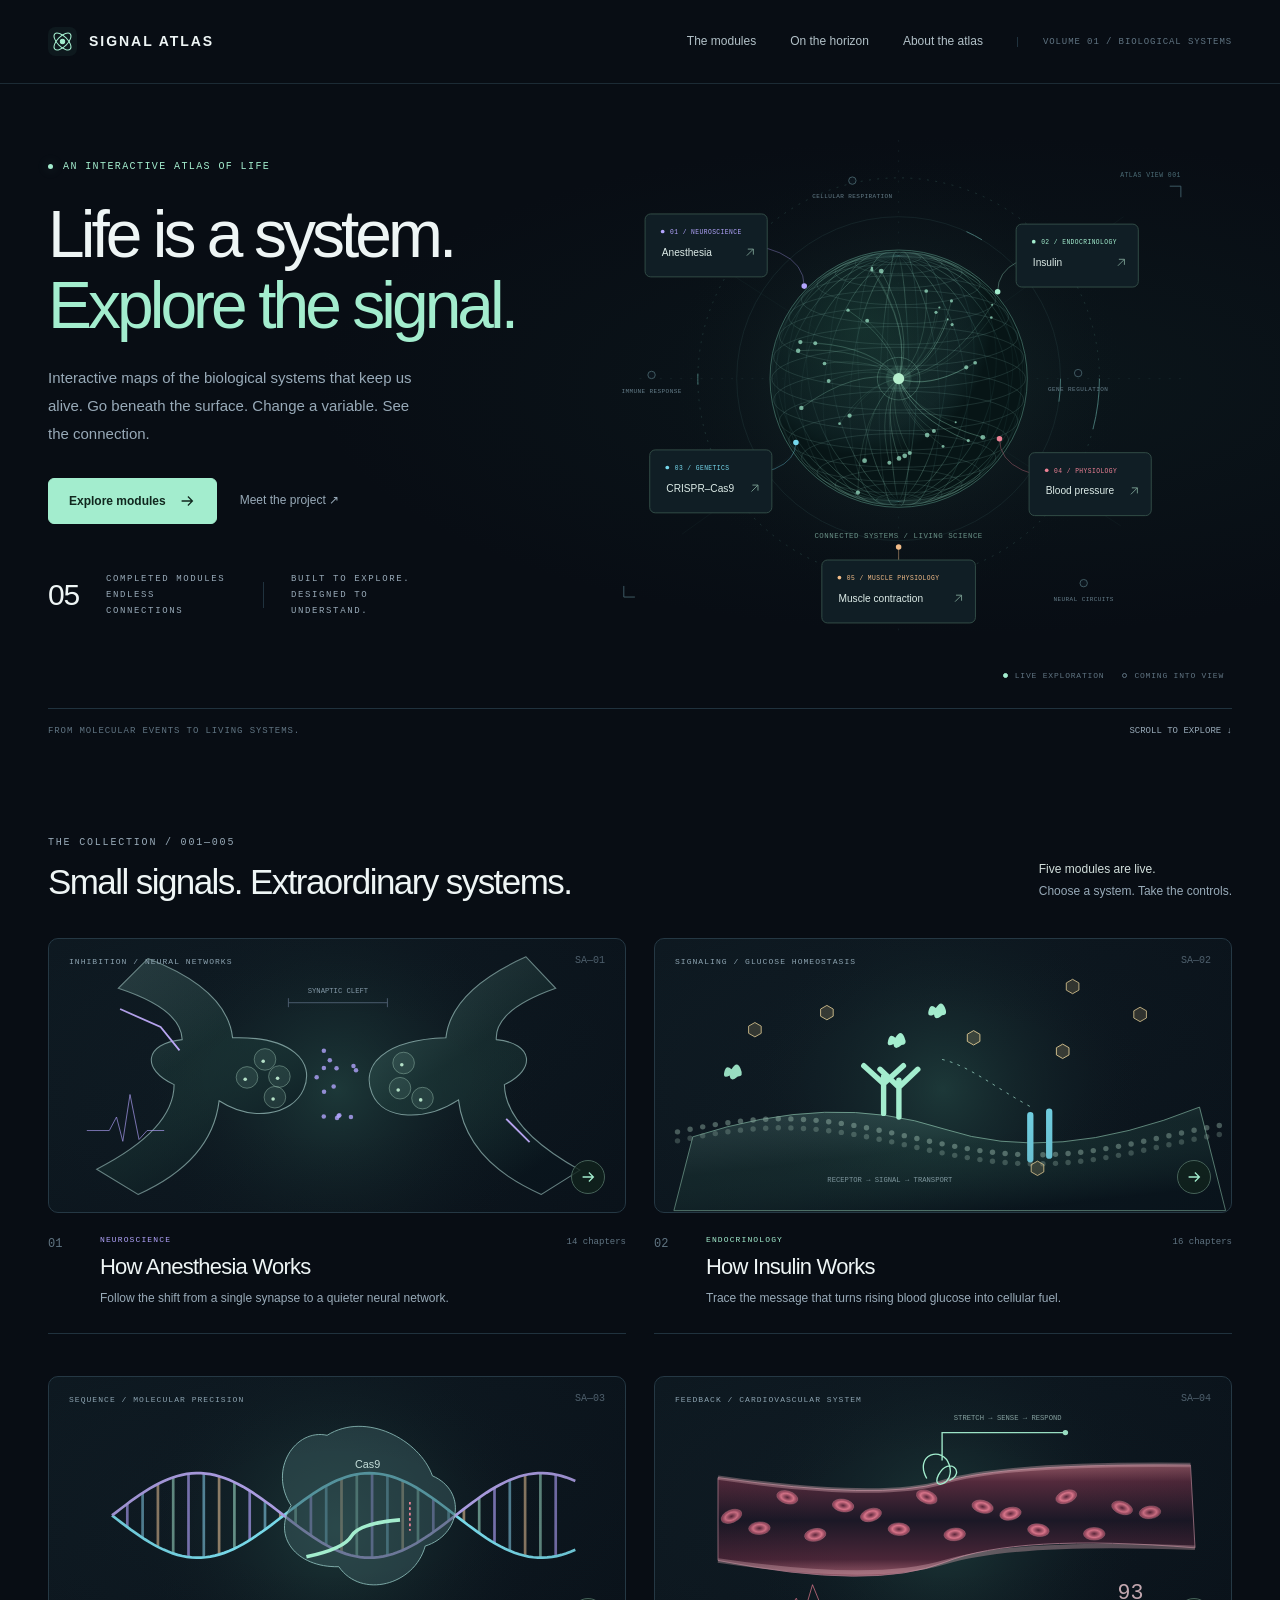
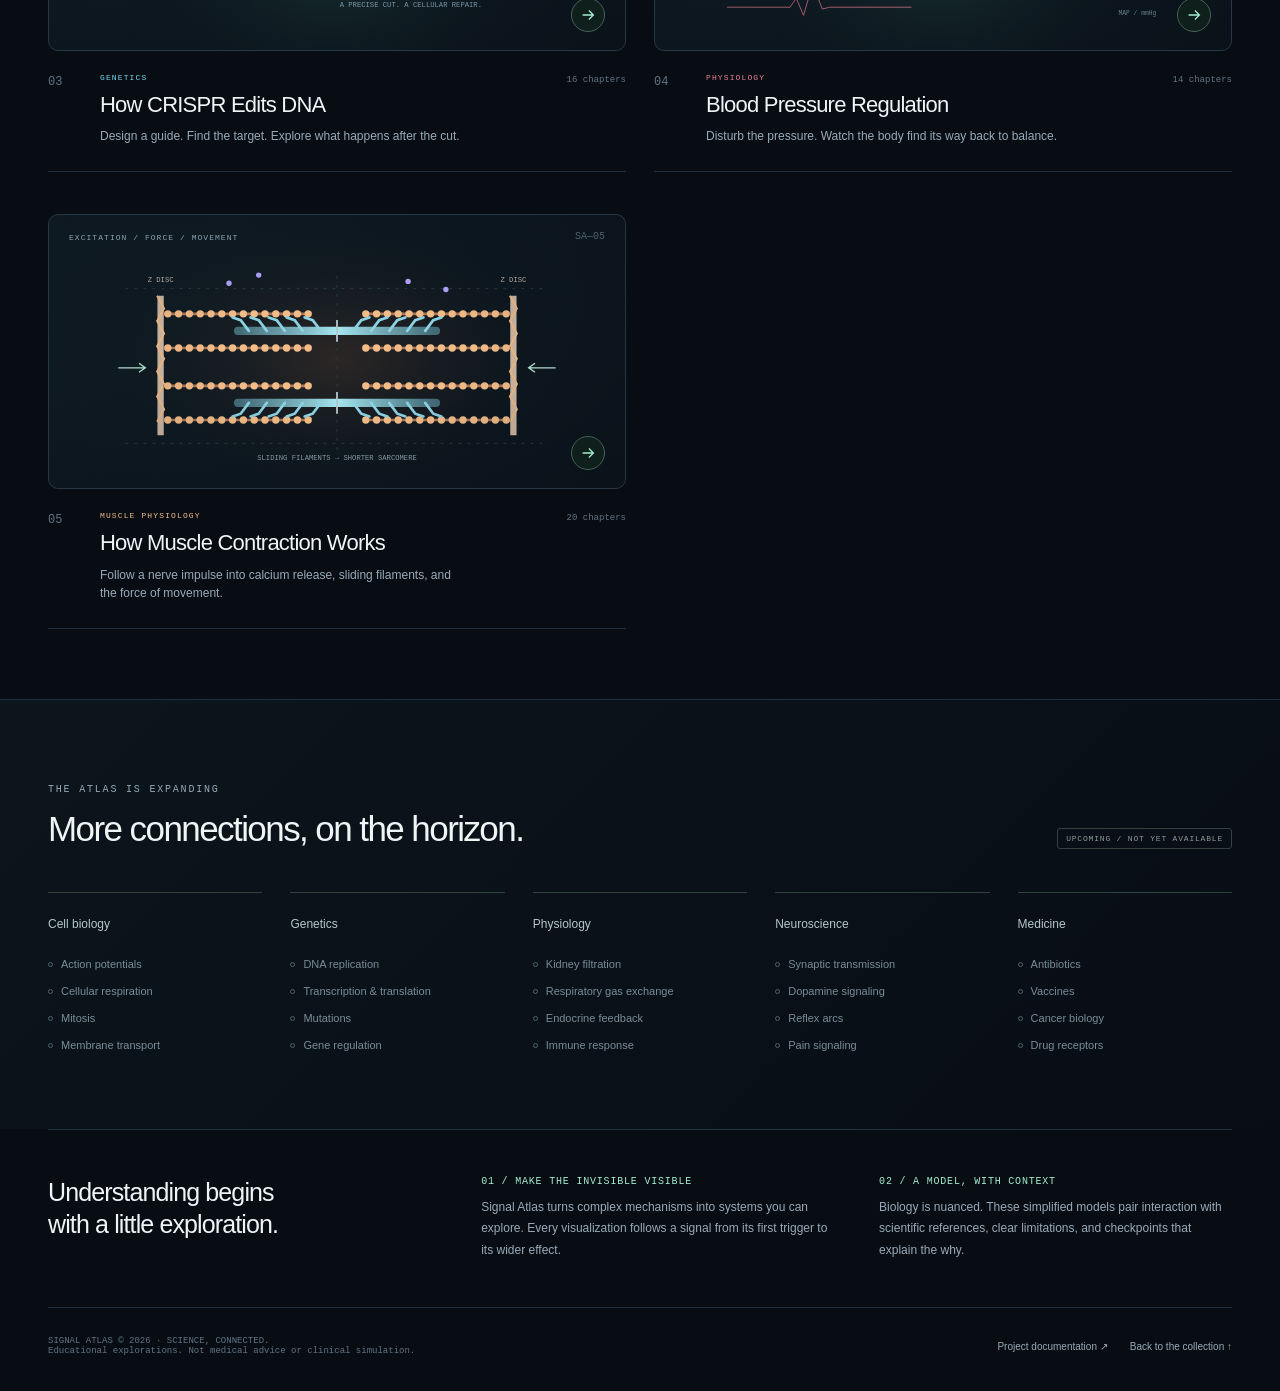
<file: index.html>
<!doctype html>
<html lang="en"><head><meta charset="utf-8"><meta name="viewport" content="width=device-width, initial-scale=1"><meta name="theme-color" content="#080d14"><meta name="description" content="Signal Atlas is a living library of interactive biological mechanisms. Explore anesthesia, insulin, CRISPR, blood pressure and muscle contraction through five immersive science modules."><title>Signal Atlas — Explore the systems that keep us alive</title><link rel="icon" href="assets/icons/atlas.svg" type="image/svg+xml"><link rel="stylesheet" href="assets/css/global.css"><script src="assets/js/site.js" defer></script></head>
<body><a class="skip-link" href="#main-content">Skip to content</a><header class="site-header"><div class="wrap"><a class="brand" href="index.html" aria-label="Signal Atlas home"><img class="brand-icon" src="assets/icons/atlas.svg" alt=""><span>SIGNAL ATLAS</span></a><nav class="site-nav" aria-label="Main navigation"><a href="#modules">The modules</a><a href="#horizon">On the horizon</a><a href="#about">About the atlas</a><span class="edition">VOLUME 01 / BIOLOGICAL SYSTEMS</span></nav></div></header>
<main id="main-content"><section class="home-hero"><div class="wrap hero-grid"><div class="hero-copy"><div class="hero-kicker"><span class="status-dot"></span>AN INTERACTIVE ATLAS OF LIFE</div><h1>Life is a system.<br><span>Explore the signal.</span></h1><p>Interactive maps of the biological systems that keep us alive. Go beneath the surface. Change a variable. See the connection.</p><div class="hero-actions"><a class="button button-primary" href="#modules">Explore modules <svg class="icon" viewBox="0 0 20 20" fill="none" stroke="currentColor" stroke-width="1.4" aria-hidden="true"><path d="M4 10h12m-5-5 5 5-5 5"/></svg></a><a class="quiet-link" href="#about">Meet the project ↗</a></div><div class="hero-meta"><span class="hero-count">05</span><span class="eyebrow">COMPLETED MODULES<br>ENDLESS CONNECTIONS</span><span class="meta-divider"></span><span class="eyebrow">BUILT TO EXPLORE.<br>DESIGNED TO UNDERSTAND.</span></div></div><div class="hero-map"><svg class="atlas-network" viewBox="0 0 700 610" role="img" aria-labelledby="map-title map-desc"><title id="map-title">The Signal Atlas network</title><desc id="map-desc">Five live explorations connect through a living network: anesthesia, insulin, CRISPR, blood pressure and muscle contraction. Cellular respiration, immune response, gene regulation and neural circuits are upcoming.</desc><defs><radialGradient id="orb-halo"><stop stop-color="#87dbc0" stop-opacity=".12"/><stop offset="1" stop-color="#0e211e" stop-opacity="0"/></radialGradient><radialGradient id="orb-fill" cx="36%" cy="30%"><stop stop-color="#173c34" stop-opacity=".58"/><stop offset=".8" stop-color="#0d2525" stop-opacity=".45"/><stop offset="1" stop-color="#071516"/></radialGradient><linearGradient id="fiber"><stop stop-color="#7fc3bd" stop-opacity=".16"/><stop offset=".5" stop-color="#a3edce" stop-opacity=".8"/><stop offset="1" stop-color="#64bbb8" stop-opacity=".18"/></linearGradient><filter id="soft"><feGaussianBlur stdDeviation="2"/></filter></defs><circle cx="340" cy="286" r="245" fill="url(#orb-halo)"/><g fill="none" stroke="#243d3e" stroke-width=".8"><circle cx="340" cy="286" r="217" stroke-dasharray="2 7"/><circle cx="340" cy="286" r="175" opacity=".55"/><path d="M60 286H650M340 28V567" stroke-dasharray="2 9" opacity=".5"/><path d="M100 135 580 445M106 454 583 111" opacity=".25"/></g><g class="orbit" fill="none" stroke="#477775" stroke-width="1"><circle cx="340" cy="286" r="217" stroke-dasharray="55 620 12 677"/><circle cx="340" cy="286" r="175" stroke-dasharray="25 875 19 300"/></g><circle cx="340" cy="286" r="139" fill="url(#orb-fill)" stroke="#47766c" stroke-width=".8"/><polyline points="340.0,153.3 344.8,152.8 349.7,152.5 354.5,152.4 359.3,152.6 364.1,152.9 368.8,153.5 373.5,154.2 378.1,155.2 382.7,156.4 387.2,157.7 391.6,159.3 396.0,161.0 400.3,163.0 404.5,165.1 408.5,167.4 412.5,169.9 416.4,172.6 420.1,175.5 423.7,178.5 427.2,181.7 430.6,185.1 433.8,188.6 436.9,192.2 439.8,196.0 442.6,200.0 445.2,204.1 447.6,208.3 449.9,212.6 452.0,217.0 454.0,221.6 455.7,226.2 457.3,231.0 458.7,235.8 460.0,240.7 461.0,245.6 461.8,250.7 462.5,255.8 463.0,260.9 463.3,266.1 463.4,271.3 463.3,276.5 463.0,281.7 462.5,287.0 461.8,292.2 461.0,297.4 460.0,302.7 458.7,307.8 457.3,313.0 455.7,318.1 454.0,323.2 452.0,328.2 449.9,333.1 447.6,338.0 445.2,342.8 442.6,347.5 439.8,352.1 436.9,356.6 433.8,361.0 430.6,365.3 427.2,369.4 423.7,373.5 420.1,377.4 416.4,381.1 412.5,384.7 408.5,388.2 404.5,391.5 400.3,394.6 396.0,397.6 391.6,400.4 387.2,403.0 382.7,405.4 378.1,407.7 373.5,409.8 368.8,411.6 364.1,413.3 359.3,414.8 354.5,416.1 349.7,417.2 344.8,418.1 340.0,418.7" fill="none" stroke="url(#fiber)" stroke-width=".55" opacity=".6"/><polyline points="340.0,153.3 345.3,153.1 350.5,153.1 355.8,153.4 361.0,153.8 366.1,154.4 371.3,155.3 376.4,156.3 381.4,157.6 386.4,159.0 391.3,160.7 396.1,162.5 400.9,164.5 405.5,166.8 410.0,169.2 414.5,171.7 418.8,174.5 423.0,177.4 427.1,180.5 431.0,183.8 434.8,187.2 438.4,190.7 441.9,194.5 445.3,198.3 448.4,202.3 451.4,206.4 454.3,210.7 456.9,215.0 459.4,219.5 461.7,224.1 463.8,228.7 465.8,233.5 467.5,238.3 469.0,243.2 470.3,248.2 471.5,253.2 472.4,258.3 473.1,263.4 473.6,268.6 473.9,273.8 474.0,279.0 473.9,284.2 473.6,289.4 473.1,294.6 472.4,299.8 471.5,305.0 470.3,310.2 469.0,315.3 467.5,320.4 465.8,325.4 463.8,330.3 461.7,335.2 459.4,340.0 456.9,344.7 454.3,349.4 451.4,353.9 448.4,358.4 445.3,362.7 441.9,366.9 438.4,371.0 434.8,374.9 431.0,378.7 427.1,382.4 423.0,385.9 418.8,389.3 414.5,392.5 410.0,395.5 405.5,398.4 400.9,401.1 396.1,403.6 391.3,406.0 386.4,408.1 381.4,410.1 376.4,411.9 371.3,413.4 366.1,414.8 361.0,416.0 355.8,417.0 350.5,417.8 345.3,418.4 340.0,418.7" fill="none" stroke="url(#fiber)" stroke-width=".55" opacity=".6"/><polyline points="340.0,153.3 345.4,153.4 350.7,153.8 356.1,154.3 361.4,155.1 366.7,156.0 372.0,157.2 377.2,158.5 382.3,160.1 387.4,161.9 392.4,163.8 397.3,165.9 402.2,168.2 406.9,170.7 411.5,173.4 416.1,176.3 420.5,179.3 424.8,182.5 428.9,185.8 432.9,189.3 436.8,192.9 440.5,196.7 444.1,200.7 447.5,204.7 450.8,208.9 453.8,213.2 456.7,217.6 459.5,222.1 462.0,226.7 464.3,231.5 466.5,236.2 468.5,241.1 470.2,246.1 471.8,251.1 473.1,256.1 474.3,261.2 475.2,266.4 476.0,271.5 476.5,276.7 476.8,281.9 476.9,287.1 476.8,292.3 476.5,297.5 476.0,302.7 475.2,307.9 474.3,313.0 473.1,318.1 471.8,323.1 470.2,328.1 468.5,333.0 466.5,337.8 464.3,342.6 462.0,347.3 459.5,351.8 456.7,356.3 453.8,360.7 450.8,364.9 447.5,369.1 444.1,373.1 440.5,376.9 436.8,380.7 432.9,384.2 428.9,387.7 424.8,390.9 420.5,394.1 416.1,397.0 411.5,399.8 406.9,402.4 402.2,404.8 397.3,407.0 392.4,409.1 387.4,410.9 382.3,412.6 377.2,414.1 372.0,415.3 366.7,416.4 361.4,417.3 356.1,418.0 350.7,418.4 345.4,418.7 340.0,418.7" fill="none" stroke="url(#fiber)" stroke-width=".55" opacity=".6"/><polyline points="340.0,153.3 345.2,153.7 350.3,154.4 355.5,155.3 360.6,156.3 365.7,157.6 370.8,159.1 375.8,160.7 380.7,162.6 385.6,164.6 390.5,166.9 395.2,169.3 399.9,171.9 404.4,174.7 408.9,177.6 413.3,180.7 417.5,184.0 421.6,187.5 425.6,191.0 429.5,194.8 433.2,198.6 436.8,202.7 440.3,206.8 443.5,211.0 446.7,215.4 449.6,219.9 452.4,224.5 455.0,229.2 457.5,233.9 459.7,238.8 461.8,243.7 463.7,248.7 465.4,253.7 466.9,258.8 468.2,264.0 469.3,269.1 470.2,274.3 470.9,279.5 471.4,284.8 471.8,290.0 471.9,295.2 471.8,300.4 471.4,305.6 470.9,310.7 470.2,315.9 469.3,320.9 468.2,325.9 466.9,330.9 465.4,335.8 463.7,340.6 461.8,345.3 459.7,349.9 457.5,354.5 455.0,358.9 452.4,363.2 449.6,367.4 446.7,371.5 443.5,375.4 440.3,379.2 436.8,382.9 433.2,386.4 429.5,389.7 425.6,392.9 421.6,395.9 417.5,398.8 413.3,401.5 408.9,404.0 404.4,406.3 399.9,408.5 395.2,410.4 390.5,412.2 385.6,413.7 380.7,415.1 375.8,416.3 370.8,417.2 365.7,418.0 360.6,418.5 355.5,418.9 350.3,419.1 345.2,419.0 340.0,418.7" fill="none" stroke="url(#fiber)" stroke-width=".55" opacity=".6"/><polyline points="340.0,153.3 344.7,154.0 349.3,155.0 354.0,156.1 358.6,157.5 363.2,159.1 367.8,160.8 372.3,162.8 376.8,164.9 381.2,167.3 385.6,169.8 389.9,172.5 394.1,175.3 398.2,178.4 402.2,181.6 406.2,184.9 410.0,188.5 413.7,192.1 417.4,195.9 420.9,199.9 424.2,204.0 427.5,208.2 430.6,212.5 433.5,217.0 436.4,221.5 439.0,226.2 441.6,230.9 443.9,235.7 446.1,240.7 448.2,245.6 450.1,250.7 451.8,255.8 453.3,260.9 454.6,266.1 455.8,271.3 456.8,276.5 457.7,281.8 458.3,287.0 458.8,292.3 459.0,297.5 459.1,302.7 459.0,307.9 458.8,313.1 458.3,318.2 457.7,323.3 456.8,328.3 455.8,333.3 454.6,338.1 453.3,342.9 451.8,347.7 450.1,352.3 448.2,356.8 446.1,361.2 443.9,365.5 441.6,369.6 439.0,373.7 436.4,377.6 433.5,381.3 430.6,384.9 427.5,388.4 424.2,391.7 420.9,394.8 417.4,397.8 413.7,400.6 410.0,403.2 406.2,405.7 402.2,407.9 398.2,410.0 394.1,411.9 389.9,413.6 385.6,415.0 381.2,416.3 376.8,417.4 372.3,418.3 367.8,419.0 363.2,419.5 358.6,419.7 354.0,419.8 349.3,419.6 344.7,419.3 340.0,418.7" fill="none" stroke="url(#fiber)" stroke-width=".55" opacity=".6"/><polyline points="340.0,153.3 343.9,154.3 347.8,155.5 351.7,156.9 355.6,158.5 359.4,160.4 363.2,162.4 367.0,164.6 370.7,167.0 374.4,169.5 378.1,172.3 381.6,175.2 385.2,178.3 388.6,181.6 392.0,185.0 395.3,188.6 398.5,192.3 401.6,196.2 404.6,200.2 407.5,204.3 410.3,208.6 413.0,213.0 415.6,217.5 418.1,222.1 420.5,226.8 422.7,231.6 424.8,236.5 426.8,241.5 428.6,246.5 430.3,251.6 431.9,256.7 433.3,261.9 434.6,267.1 435.7,272.4 436.7,277.7 437.6,283.0 438.2,288.3 438.8,293.5 439.2,298.8 439.4,304.1 439.5,309.3 439.4,314.5 439.2,319.7 438.8,324.7 438.2,329.8 437.6,334.8 436.7,339.7 435.7,344.5 434.6,349.2 433.3,353.8 431.9,358.3 430.3,362.7 428.6,367.0 426.8,371.2 424.8,375.2 422.7,379.1 420.5,382.9 418.1,386.5 415.6,389.9 413.0,393.2 410.3,396.3 407.5,399.3 404.6,402.1 401.6,404.7 398.5,407.1 395.3,409.3 392.0,411.4 388.6,413.2 385.2,414.9 381.6,416.3 378.1,417.6 374.4,418.6 370.7,419.4 367.0,420.1 363.2,420.5 359.4,420.7 355.6,420.8 351.7,420.6 347.8,420.2 343.9,419.6 340.0,418.7" fill="none" stroke="url(#fiber)" stroke-width=".55" opacity=".6"/><polyline points="340.0,153.3 342.9,154.5 345.8,155.9 348.7,157.5 351.6,159.4 354.4,161.4 357.3,163.6 360.1,166.0 362.9,168.6 365.6,171.3 368.3,174.3 371.0,177.4 373.6,180.7 376.2,184.1 378.7,187.7 381.1,191.5 383.5,195.4 385.8,199.4 388.1,203.6 390.2,207.9 392.3,212.3 394.4,216.8 396.3,221.5 398.1,226.2 399.9,231.1 401.5,236.0 403.1,241.0 404.6,246.0 406.0,251.1 407.2,256.3 408.4,261.6 409.4,266.8 410.4,272.1 411.2,277.4 412.0,282.7 412.6,288.1 413.1,293.4 413.5,298.7 413.8,304.0 414.0,309.3 414.0,314.5 414.0,319.7 413.8,324.8 413.5,329.9 413.1,334.9 412.6,339.9 412.0,344.7 411.2,349.5 410.4,354.1 409.4,358.7 408.4,363.1 407.2,367.5 406.0,371.7 404.6,375.7 403.1,379.7 401.5,383.5 399.9,387.1 398.1,390.6 396.3,393.9 394.4,397.0 392.3,400.0 390.2,402.8 388.1,405.5 385.8,407.9 383.5,410.2 381.1,412.2 378.7,414.1 376.2,415.8 373.6,417.2 371.0,418.5 368.3,419.6 365.6,420.4 362.9,421.1 360.1,421.5 357.3,421.7 354.4,421.8 351.6,421.6 348.7,421.2 345.8,420.6 342.9,419.8 340.0,418.7" fill="none" stroke="url(#fiber)" stroke-width=".55" opacity=".6"/><polyline points="340.0,153.3 341.7,154.6 343.5,156.2 345.2,157.9 346.9,159.9 348.6,162.1 350.3,164.4 352.0,166.9 353.7,169.7 355.3,172.6 356.9,175.6 358.5,178.9 360.1,182.3 361.6,185.9 363.1,189.6 364.6,193.4 366.0,197.5 367.4,201.6 368.8,205.9 370.1,210.3 371.3,214.8 372.5,219.4 373.7,224.2 374.8,229.0 375.8,233.9 376.8,238.9 377.8,244.0 378.6,249.1 379.5,254.3 380.2,259.6 380.9,264.8 381.5,270.1 382.1,275.5 382.6,280.8 383.1,286.2 383.4,291.6 383.7,296.9 384.0,302.3 384.1,307.6 384.3,312.8 384.3,318.1 384.3,323.3 384.1,328.4 384.0,333.5 383.7,338.4 383.4,343.4 383.1,348.2 382.6,352.9 382.1,357.5 381.5,362.0 380.9,366.4 380.2,370.7 379.5,374.8 378.6,378.8 377.8,382.7 376.8,386.4 375.8,390.0 374.8,393.4 373.7,396.6 372.5,399.7 371.3,402.5 370.1,405.2 368.8,407.8 367.4,410.1 366.0,412.2 364.6,414.2 363.1,415.9 361.6,417.5 360.1,418.8 358.5,420.0 356.9,420.9 355.3,421.6 353.7,422.2 352.0,422.5 350.3,422.6 348.6,422.4 346.9,422.1 345.2,421.6 343.5,420.8 341.7,419.9 340.0,418.7" fill="none" stroke="url(#fiber)" stroke-width=".55" opacity=".6"/><polyline points="340.0,153.3 340.5,154.7 340.9,156.3 341.4,158.1 341.9,160.2 342.3,162.4 342.8,164.8 343.3,167.4 343.7,170.2 344.1,173.2 344.6,176.3 345.0,179.6 345.4,183.1 345.9,186.7 346.3,190.5 346.7,194.4 347.0,198.5 347.4,202.7 347.8,207.0 348.1,211.4 348.5,216.0 348.8,220.7 349.1,225.5 349.4,230.3 349.7,235.3 350.0,240.3 350.2,245.4 350.4,250.6 350.7,255.8 350.9,261.1 351.1,266.4 351.2,271.7 351.4,277.1 351.5,282.5 351.6,287.8 351.7,293.2 351.8,298.6 351.9,303.9 351.9,309.2 352.0,314.5 352.0,319.8 352.0,325.0 351.9,330.1 351.9,335.1 351.8,340.1 351.7,345.0 351.6,349.8 351.5,354.5 351.4,359.1 351.2,363.6 351.1,368.0 350.9,372.2 350.7,376.3 350.4,380.3 350.2,384.1 350.0,387.8 349.7,391.3 349.4,394.7 349.1,397.9 348.8,400.9 348.5,403.7 348.1,406.4 347.8,408.9 347.4,411.1 347.0,413.2 346.7,415.1 346.3,416.8 345.9,418.3 345.4,419.6 345.0,420.7 344.6,421.6 344.1,422.2 343.7,422.7 343.3,422.9 342.8,423.0 342.3,422.8 341.9,422.4 341.4,421.8 340.9,421.0 340.5,420.0 340.0,418.7" fill="none" stroke="url(#fiber)" stroke-width=".55" opacity=".6"/><polyline points="340.0,153.3 339.2,154.7 338.3,156.3 337.5,158.1 336.7,160.1 335.9,162.3 335.1,164.7 334.3,167.3 333.5,170.1 332.7,173.1 332.0,176.2 331.2,179.5 330.5,182.9 329.7,186.5 329.0,190.3 328.3,194.2 327.6,198.3 327.0,202.5 326.3,206.8 325.7,211.3 325.1,215.8 324.6,220.5 324.0,225.3 323.5,230.1 323.0,235.1 322.5,240.1 322.1,245.2 321.6,250.4 321.3,255.6 320.9,260.8 320.6,266.1 320.3,271.5 320.0,276.8 319.8,282.2 319.5,287.6 319.4,293.0 319.2,298.3 319.1,303.7 319.0,309.0 319.0,314.3 319.0,319.5 319.0,324.7 319.0,329.8 319.1,334.9 319.2,339.8 319.4,344.7 319.5,349.6 319.8,354.3 320.0,358.9 320.3,363.4 320.6,367.7 320.9,372.0 321.3,376.1 321.6,380.1 322.1,383.9 322.5,387.6 323.0,391.1 323.5,394.5 324.0,397.7 324.6,400.7 325.1,403.5 325.7,406.2 326.3,408.7 327.0,411.0 327.6,413.1 328.3,415.0 329.0,416.7 329.7,418.2 330.5,419.5 331.2,420.6 332.0,421.5 332.7,422.1 333.5,422.6 334.3,422.8 335.1,422.9 335.9,422.7 336.7,422.3 337.5,421.8 338.3,421.0 339.2,420.0 340.0,418.7" fill="none" stroke="url(#fiber)" stroke-width=".55" opacity=".6"/><polyline points="340.0,153.3 337.9,154.6 335.9,156.1 333.8,157.9 331.7,159.8 329.7,161.9 327.7,164.2 325.7,166.7 323.7,169.4 321.7,172.3 319.8,175.3 317.9,178.5 316.0,181.9 314.2,185.5 312.4,189.2 310.7,193.0 309.0,197.0 307.3,201.1 305.7,205.4 304.1,209.8 302.6,214.3 301.2,218.9 299.8,223.6 298.5,228.4 297.3,233.3 296.1,238.3 295.0,243.3 293.9,248.4 292.9,253.6 292.0,258.8 291.2,264.1 290.4,269.4 289.8,274.7 289.2,280.1 288.6,285.4 288.2,290.8 287.8,296.1 287.5,301.5 287.3,306.8 287.2,312.0 287.2,317.3 287.2,322.5 287.3,327.6 287.5,332.7 287.8,337.7 288.2,342.6 288.6,347.4 289.2,352.1 289.8,356.8 290.4,361.3 291.2,365.7 292.0,370.0 292.9,374.1 293.9,378.1 295.0,382.0 296.1,385.8 297.3,389.3 298.5,392.7 299.8,396.0 301.2,399.1 302.6,402.0 304.1,404.7 305.7,407.2 307.3,409.6 309.0,411.8 310.7,413.7 312.4,415.5 314.2,417.1 316.0,418.5 317.9,419.6 319.8,420.6 321.7,421.4 323.7,421.9 325.7,422.2 327.7,422.4 329.7,422.3 331.7,422.0 333.8,421.5 335.9,420.8 337.9,419.9 340.0,418.7" fill="none" stroke="url(#fiber)" stroke-width=".55" opacity=".6"/><polyline points="340.0,153.3 336.8,154.4 333.6,155.8 330.4,157.4 327.2,159.2 324.1,161.1 321.0,163.3 317.9,165.6 314.8,168.2 311.8,170.9 308.8,173.8 305.9,176.9 303.0,180.1 300.2,183.5 297.4,187.1 294.7,190.8 292.1,194.6 289.5,198.6 287.0,202.8 284.7,207.0 282.3,211.4 280.1,215.9 278.0,220.5 276.0,225.2 274.0,230.0 272.2,234.9 270.5,239.9 268.9,244.9 267.3,250.0 266.0,255.2 264.7,260.4 263.5,265.6 262.5,270.9 261.5,276.2 260.7,281.5 260.0,286.8 259.5,292.1 259.0,297.4 258.7,302.7 258.5,308.0 258.5,313.2 258.5,318.4 258.7,323.6 259.0,328.7 259.5,333.7 260.0,338.6 260.7,343.5 261.5,348.2 262.5,352.9 263.5,357.5 264.7,362.0 266.0,366.3 267.3,370.5 268.9,374.6 270.5,378.6 272.2,382.4 274.0,386.1 276.0,389.6 278.0,392.9 280.1,396.1 282.3,399.1 284.7,402.0 287.0,404.6 289.5,407.1 292.1,409.4 294.7,411.5 297.4,413.4 300.2,415.1 303.0,416.6 305.9,418.0 308.8,419.1 311.8,420.0 314.8,420.7 317.9,421.2 321.0,421.4 324.1,421.5 327.2,421.4 330.4,421.0 333.6,420.5 336.8,419.7 340.0,418.7" fill="none" stroke="url(#fiber)" stroke-width=".55" opacity=".6"/><polyline points="340.0,153.3 335.9,154.2 331.7,155.4 327.6,156.7 323.5,158.3 319.4,160.0 315.4,162.0 311.4,164.1 307.4,166.4 303.5,168.9 299.6,171.6 295.8,174.5 292.1,177.5 288.4,180.7 284.9,184.1 281.4,187.6 278.0,191.3 274.7,195.1 271.5,199.1 268.4,203.2 265.4,207.4 262.5,211.8 259.8,216.2 257.1,220.8 254.6,225.5 252.3,230.2 250.0,235.1 247.9,240.0 246.0,245.0 244.2,250.1 242.5,255.2 241.0,260.3 239.6,265.5 238.4,270.8 237.4,276.0 236.5,281.3 235.8,286.6 235.2,291.9 234.8,297.1 234.6,302.4 234.5,307.6 234.6,312.8 234.8,318.0 235.2,323.1 235.8,328.1 236.5,333.1 237.4,338.0 238.4,342.8 239.6,347.6 241.0,352.2 242.5,356.8 244.2,361.2 246.0,365.5 247.9,369.7 250.0,373.8 252.3,377.7 254.6,381.5 257.1,385.2 259.8,388.6 262.5,392.0 265.4,395.1 268.4,398.1 271.5,401.0 274.7,403.6 278.0,406.1 281.4,408.4 284.9,410.5 288.4,412.4 292.1,414.1 295.8,415.6 299.6,416.9 303.5,418.0 307.4,418.9 311.4,419.6 315.4,420.1 319.4,420.4 323.5,420.5 327.6,420.4 331.7,420.0 335.9,419.5 340.0,418.7" fill="none" stroke="url(#fiber)" stroke-width=".55" opacity=".6"/><polyline points="340.0,153.3 335.2,153.9 330.3,154.8 325.5,155.9 320.7,157.2 315.9,158.7 311.2,160.4 306.5,162.2 301.9,164.3 297.3,166.6 292.8,169.0 288.4,171.6 284.0,174.4 279.7,177.4 275.5,180.5 271.5,183.8 267.5,187.3 263.6,190.9 259.9,194.6 256.3,198.5 252.8,202.6 249.4,206.7 246.2,211.0 243.1,215.4 240.2,219.9 237.4,224.5 234.8,229.2 232.4,234.0 230.1,238.9 228.0,243.8 226.0,248.8 224.3,253.9 222.7,259.0 221.3,264.2 220.0,269.3 219.0,274.6 218.2,279.8 217.5,285.0 217.0,290.3 216.7,295.5 216.6,300.7 216.7,305.9 217.0,311.1 217.5,316.2 218.2,321.3 219.0,326.4 220.0,331.3 221.3,336.2 222.7,341.0 224.3,345.8 226.0,350.4 228.0,355.0 230.1,359.4 232.4,363.7 234.8,367.9 237.4,372.0 240.2,376.0 243.1,379.8 246.2,383.4 249.4,386.9 252.8,390.3 256.3,393.5 259.9,396.5 263.6,399.4 267.5,402.1 271.5,404.6 275.5,406.9 279.7,409.0 284.0,411.0 288.4,412.7 292.8,414.3 297.3,415.6 301.9,416.8 306.5,417.8 311.2,418.5 315.9,419.1 320.7,419.4 325.5,419.6 330.3,419.5 335.2,419.2 340.0,418.7" fill="none" stroke="url(#fiber)" stroke-width=".55" opacity=".6"/><polyline points="340.0,153.3 334.7,153.6 329.5,154.2 324.2,155.0 319.0,156.0 313.9,157.2 308.7,158.6 303.6,160.1 298.6,161.9 293.6,163.9 288.7,166.0 283.9,168.4 279.1,170.9 274.5,173.6 270.0,176.5 265.5,179.5 261.2,182.7 257.0,186.1 252.9,189.6 249.0,193.3 245.2,197.1 241.6,201.0 238.1,205.1 234.7,209.3 231.6,213.6 228.6,218.1 225.7,222.6 223.1,227.3 220.6,232.0 218.3,236.8 216.2,241.7 214.2,246.6 212.5,251.6 211.0,256.7 209.7,261.8 208.5,267.0 207.6,272.2 206.9,277.4 206.4,282.6 206.1,287.8 206.0,293.0 206.1,298.2 206.4,303.4 206.9,308.6 207.6,313.7 208.5,318.8 209.7,323.8 211.0,328.8 212.5,333.7 214.2,338.5 216.2,343.3 218.3,347.9 220.6,352.5 223.1,357.0 225.7,361.3 228.6,365.6 231.6,369.7 234.7,373.7 238.1,377.5 241.6,381.3 245.2,384.8 249.0,388.2 252.9,391.5 257.0,394.6 261.2,397.5 265.5,400.3 270.0,402.8 274.5,405.2 279.1,407.5 283.9,409.5 288.7,411.3 293.6,413.0 298.6,414.4 303.6,415.7 308.7,416.7 313.9,417.6 319.0,418.2 324.2,418.6 329.5,418.9 334.7,418.9 340.0,418.7" fill="none" stroke="url(#fiber)" stroke-width=".55" opacity=".6"/><polyline points="340.0,153.3 334.6,153.3 329.3,153.6 323.9,154.0 318.6,154.7 313.3,155.6 308.0,156.7 302.8,157.9 297.7,159.4 292.6,161.1 287.6,162.9 282.7,165.0 277.8,167.2 273.1,169.6 268.5,172.2 263.9,175.0 259.5,177.9 255.2,181.1 251.1,184.3 247.1,187.8 243.2,191.3 239.5,195.1 235.9,198.9 232.5,202.9 229.2,207.1 226.2,211.3 223.3,215.7 220.5,220.2 218.0,224.7 215.7,229.4 213.5,234.2 211.5,239.0 209.8,243.9 208.2,248.9 206.9,253.9 205.7,259.0 204.8,264.1 204.0,269.3 203.5,274.5 203.2,279.7 203.1,284.9 203.2,290.1 203.5,295.3 204.0,300.5 204.8,305.6 205.7,310.8 206.9,315.9 208.2,320.9 209.8,325.9 211.5,330.9 213.5,335.8 215.7,340.5 218.0,345.3 220.5,349.9 223.3,354.4 226.2,358.8 229.2,363.1 232.5,367.3 235.9,371.3 239.5,375.3 243.2,379.1 247.1,382.7 251.1,386.2 255.2,389.5 259.5,392.7 263.9,395.7 268.5,398.6 273.1,401.3 277.8,403.8 282.7,406.1 287.6,408.2 292.6,410.1 297.7,411.9 302.8,413.5 308.0,414.8 313.3,416.0 318.6,416.9 323.9,417.7 329.3,418.2 334.6,418.6 340.0,418.7" fill="none" stroke="url(#fiber)" stroke-width=".55" opacity=".6"/><polyline points="340.0,153.3 334.8,153.0 329.7,152.9 324.5,153.1 319.4,153.5 314.3,154.0 309.2,154.8 304.2,155.7 299.3,156.9 294.4,158.3 289.5,159.8 284.8,161.6 280.1,163.5 275.6,165.7 271.1,168.0 266.7,170.5 262.5,173.2 258.4,176.1 254.4,179.1 250.5,182.3 246.8,185.6 243.2,189.1 239.7,192.8 236.5,196.6 233.3,200.5 230.4,204.6 227.6,208.8 225.0,213.1 222.5,217.5 220.3,222.1 218.2,226.7 216.3,231.4 214.6,236.2 213.1,241.1 211.8,246.1 210.7,251.1 209.8,256.1 209.1,261.3 208.6,266.4 208.2,271.6 208.1,276.8 208.2,282.0 208.6,287.2 209.1,292.5 209.8,297.7 210.7,302.9 211.8,308.0 213.1,313.2 214.6,318.3 216.3,323.3 218.2,328.3 220.3,333.2 222.5,338.1 225.0,342.8 227.6,347.5 230.4,352.1 233.3,356.6 236.5,361.0 239.7,365.2 243.2,369.3 246.8,373.4 250.5,377.2 254.4,381.0 258.4,384.5 262.5,388.0 266.7,391.3 271.1,394.4 275.6,397.3 280.1,400.1 284.8,402.7 289.5,405.1 294.4,407.4 299.3,409.4 304.2,411.3 309.2,412.9 314.3,414.4 319.4,415.7 324.5,416.7 329.7,417.6 334.8,418.3 340.0,418.7" fill="none" stroke="url(#fiber)" stroke-width=".55" opacity=".6"/><polyline points="340.0,153.3 335.3,152.7 330.7,152.4 326.0,152.2 321.4,152.3 316.8,152.5 312.2,153.0 307.7,153.7 303.2,154.6 298.8,155.7 294.4,157.0 290.1,158.4 285.9,160.1 281.8,162.0 277.8,164.1 273.8,166.3 270.0,168.8 266.3,171.4 262.6,174.2 259.1,177.2 255.8,180.3 252.5,183.6 249.4,187.1 246.5,190.7 243.6,194.4 241.0,198.3 238.4,202.4 236.1,206.5 233.9,210.8 231.8,215.2 229.9,219.7 228.2,224.3 226.7,229.1 225.4,233.9 224.2,238.7 223.2,243.7 222.3,248.7 221.7,253.8 221.2,258.9 221.0,264.1 220.9,269.3 221.0,274.5 221.2,279.7 221.7,285.0 222.3,290.2 223.2,295.5 224.2,300.7 225.4,305.9 226.7,311.1 228.2,316.2 229.9,321.3 231.8,326.4 233.9,331.3 236.1,336.3 238.4,341.1 241.0,345.8 243.6,350.5 246.5,355.0 249.4,359.5 252.5,363.8 255.8,368.0 259.1,372.1 262.6,376.1 266.3,379.9 270.0,383.5 273.8,387.1 277.8,390.4 281.8,393.6 285.9,396.7 290.1,399.5 294.4,402.2 298.8,404.7 303.2,407.1 307.7,409.2 312.2,411.2 316.8,412.9 321.4,414.5 326.0,415.9 330.7,417.0 335.3,418.0 340.0,418.7" fill="none" stroke="url(#fiber)" stroke-width=".55" opacity=".6"/><polyline points="340.0,153.3 336.1,152.4 332.2,151.8 328.3,151.4 324.4,151.2 320.6,151.3 316.8,151.5 313.0,151.9 309.3,152.6 305.6,153.4 301.9,154.4 298.4,155.7 294.8,157.1 291.4,158.8 288.0,160.6 284.7,162.7 281.5,164.9 278.4,167.3 275.4,169.9 272.5,172.7 269.7,175.7 267.0,178.8 264.4,182.1 261.9,185.5 259.5,189.1 257.3,192.9 255.2,196.8 253.2,200.8 251.4,205.0 249.7,209.3 248.1,213.7 246.7,218.2 245.4,222.8 244.3,227.5 243.3,232.3 242.4,237.2 241.8,242.2 241.2,247.3 240.8,252.3 240.6,257.5 240.5,262.7 240.6,267.9 240.8,273.2 241.2,278.5 241.8,283.7 242.4,289.0 243.3,294.3 244.3,299.6 245.4,304.9 246.7,310.1 248.1,315.3 249.7,320.4 251.4,325.5 253.2,330.5 255.2,335.5 257.3,340.4 259.5,345.2 261.9,349.9 264.4,354.5 267.0,359.0 269.7,363.4 272.5,367.7 275.4,371.8 278.4,375.8 281.5,379.7 284.7,383.4 288.0,387.0 291.4,390.4 294.8,393.7 298.4,396.8 301.9,399.7 305.6,402.5 309.3,405.0 313.0,407.4 316.8,409.6 320.6,411.6 324.4,413.5 328.3,415.1 332.2,416.5 336.1,417.7 340.0,418.7" fill="none" stroke="url(#fiber)" stroke-width=".55" opacity=".6"/><polyline points="340.0,153.3 337.1,152.2 334.2,151.4 331.3,150.8 328.4,150.4 325.6,150.2 322.7,150.3 319.9,150.5 317.1,150.9 314.4,151.6 311.7,152.4 309.0,153.5 306.4,154.8 303.8,156.2 301.3,157.9 298.9,159.8 296.5,161.8 294.2,164.1 291.9,166.5 289.8,169.2 287.7,172.0 285.6,175.0 283.7,178.1 281.9,181.4 280.1,184.9 278.5,188.5 276.9,192.3 275.4,196.3 274.0,200.3 272.8,204.5 271.6,208.9 270.6,213.3 269.6,217.9 268.8,222.5 268.0,227.3 267.4,232.1 266.9,237.1 266.5,242.1 266.2,247.2 266.0,252.3 266.0,257.5 266.0,262.7 266.2,268.0 266.5,273.3 266.9,278.6 267.4,283.9 268.0,289.3 268.8,294.6 269.6,299.9 270.6,305.2 271.6,310.4 272.8,315.7 274.0,320.9 275.4,326.0 276.9,331.0 278.5,336.0 280.1,340.9 281.9,345.8 283.7,350.5 285.6,355.2 287.7,359.7 289.8,364.1 291.9,368.4 294.2,372.6 296.5,376.6 298.9,380.5 301.3,384.3 303.8,387.9 306.4,391.3 309.0,394.6 311.7,397.7 314.4,400.7 317.1,403.4 319.9,406.0 322.7,408.4 325.6,410.6 328.4,412.6 331.3,414.5 334.2,416.1 337.1,417.5 340.0,418.7" fill="none" stroke="url(#fiber)" stroke-width=".55" opacity=".6"/><polyline points="340.0,153.3 338.3,152.1 336.5,151.2 334.8,150.4 333.1,149.9 331.4,149.6 329.7,149.4 328.0,149.5 326.3,149.8 324.7,150.4 323.1,151.1 321.5,152.0 319.9,153.2 318.4,154.5 316.9,156.1 315.4,157.8 314.0,159.8 312.6,161.9 311.2,164.2 309.9,166.8 308.7,169.5 307.5,172.3 306.3,175.4 305.2,178.6 304.2,182.0 303.2,185.6 302.2,189.3 301.4,193.2 300.5,197.2 299.8,201.3 299.1,205.6 298.5,210.0 297.9,214.5 297.4,219.1 296.9,223.8 296.6,228.6 296.3,233.6 296.0,238.5 295.9,243.6 295.7,248.7 295.7,253.9 295.7,259.2 295.9,264.4 296.0,269.7 296.3,275.1 296.6,280.4 296.9,285.8 297.4,291.2 297.9,296.5 298.5,301.9 299.1,307.2 299.8,312.4 300.5,317.7 301.4,322.9 302.2,328.0 303.2,333.1 304.2,338.1 305.2,343.0 306.3,347.8 307.5,352.6 308.7,357.2 309.9,361.7 311.2,366.1 312.6,370.4 314.0,374.5 315.4,378.6 316.9,382.4 318.4,386.1 319.9,389.7 321.5,393.1 323.1,396.4 324.7,399.4 326.3,402.3 328.0,405.1 329.7,407.6 331.4,409.9 333.1,412.1 334.8,414.1 336.5,415.8 338.3,417.4 340.0,418.7" fill="none" stroke="url(#fiber)" stroke-width=".55" opacity=".6"/><polyline points="340.0,153.3 339.5,152.0 339.1,151.0 338.6,150.2 338.1,149.6 337.7,149.2 337.2,149.0 336.7,149.1 336.3,149.3 335.9,149.8 335.4,150.4 335.0,151.3 334.6,152.4 334.1,153.7 333.7,155.2 333.3,156.9 333.0,158.8 332.6,160.9 332.2,163.1 331.9,165.6 331.5,168.3 331.2,171.1 330.9,174.1 330.6,177.3 330.3,180.7 330.0,184.2 329.8,187.9 329.6,191.7 329.3,195.7 329.1,199.8 328.9,204.0 328.8,208.4 328.6,212.9 328.5,217.5 328.4,222.2 328.3,227.0 328.2,231.9 328.1,236.9 328.1,241.9 328.0,247.0 328.0,252.2 328.0,257.5 328.1,262.8 328.1,268.1 328.2,273.4 328.3,278.8 328.4,284.2 328.5,289.5 328.6,294.9 328.8,300.3 328.9,305.6 329.1,310.9 329.3,316.2 329.6,321.4 329.8,326.6 330.0,331.7 330.3,336.7 330.6,341.7 330.9,346.5 331.2,351.3 331.5,356.0 331.9,360.6 332.2,365.0 332.6,369.3 333.0,373.5 333.3,377.6 333.7,381.5 334.1,385.3 334.6,388.9 335.0,392.4 335.4,395.7 335.9,398.8 336.3,401.8 336.7,404.6 337.2,407.2 337.7,409.6 338.1,411.8 338.6,413.9 339.1,415.7 339.5,417.3 340.0,418.7" fill="none" stroke="url(#fiber)" stroke-width=".55" opacity=".6"/><polyline points="340.0,153.3 340.8,152.0 341.7,151.0 342.5,150.2 343.3,149.7 344.1,149.3 344.9,149.1 345.7,149.2 346.5,149.4 347.3,149.9 348.0,150.5 348.8,151.4 349.5,152.5 350.3,153.8 351.0,155.3 351.7,157.0 352.4,158.9 353.0,161.0 353.7,163.3 354.3,165.8 354.9,168.5 355.4,171.3 356.0,174.3 356.5,177.5 357.0,180.9 357.5,184.4 357.9,188.1 358.4,191.9 358.7,195.9 359.1,200.0 359.4,204.3 359.7,208.6 360.0,213.1 360.2,217.7 360.5,222.4 360.6,227.3 360.8,232.2 360.9,237.1 361.0,242.2 361.0,247.3 361.0,252.5 361.0,257.7 361.0,263.0 360.9,268.3 360.8,273.7 360.6,279.0 360.5,284.4 360.2,289.8 360.0,295.2 359.7,300.5 359.4,305.9 359.1,311.2 358.7,316.4 358.4,321.6 357.9,326.8 357.5,331.9 357.0,336.9 356.5,341.9 356.0,346.7 355.4,351.5 354.9,356.2 354.3,360.7 353.7,365.2 353.0,369.5 352.4,373.7 351.7,377.8 351.0,381.7 350.3,385.5 349.5,389.1 348.8,392.5 348.0,395.8 347.3,398.9 346.5,401.9 345.7,404.7 344.9,407.3 344.1,409.7 343.3,411.9 342.5,413.9 341.7,415.7 340.8,417.3 340.0,418.7" fill="none" stroke="url(#fiber)" stroke-width=".55" opacity=".6"/><polyline points="340.0,153.3 342.1,152.1 344.1,151.2 346.2,150.5 348.3,150.0 350.3,149.7 352.3,149.6 354.3,149.8 356.3,150.1 358.3,150.6 360.2,151.4 362.1,152.4 364.0,153.5 365.8,154.9 367.6,156.5 369.3,158.3 371.0,160.2 372.7,162.4 374.3,164.8 375.9,167.3 377.4,170.0 378.8,172.9 380.2,176.0 381.5,179.3 382.7,182.7 383.9,186.2 385.0,190.0 386.1,193.9 387.1,197.9 388.0,202.0 388.8,206.3 389.6,210.7 390.2,215.2 390.8,219.9 391.4,224.6 391.8,229.4 392.2,234.3 392.5,239.3 392.7,244.4 392.8,249.5 392.8,254.7 392.8,260.0 392.7,265.2 392.5,270.5 392.2,275.9 391.8,281.2 391.4,286.6 390.8,291.9 390.2,297.3 389.6,302.6 388.8,307.9 388.0,313.2 387.1,318.4 386.1,323.6 385.0,328.7 383.9,333.7 382.7,338.7 381.5,343.6 380.2,348.4 378.8,353.1 377.4,357.7 375.9,362.2 374.3,366.6 372.7,370.9 371.0,375.0 369.3,379.0 367.6,382.8 365.8,386.5 364.0,390.1 362.1,393.5 360.2,396.7 358.3,399.7 356.3,402.6 354.3,405.3 352.3,407.8 350.3,410.1 348.3,412.2 346.2,414.1 344.1,415.9 342.1,417.4 340.0,418.7" fill="none" stroke="url(#fiber)" stroke-width=".55" opacity=".6"/><polyline points="340.0,153.3 343.2,152.3 346.4,151.5 349.6,151.0 352.8,150.6 355.9,150.5 359.0,150.6 362.1,150.8 365.2,151.3 368.2,152.0 371.2,152.9 374.1,154.0 377.0,155.4 379.8,156.9 382.6,158.6 385.3,160.5 387.9,162.6 390.5,164.9 393.0,167.4 395.3,170.0 397.7,172.9 399.9,175.9 402.0,179.1 404.0,182.4 406.0,185.9 407.8,189.6 409.5,193.4 411.1,197.4 412.7,201.5 414.0,205.7 415.3,210.0 416.5,214.5 417.5,219.1 418.5,223.8 419.3,228.5 420.0,233.4 420.5,238.3 421.0,243.3 421.3,248.4 421.5,253.6 421.5,258.8 421.5,264.0 421.3,269.3 421.0,274.6 420.5,279.9 420.0,285.2 419.3,290.5 418.5,295.8 417.5,301.1 416.5,306.4 415.3,311.6 414.0,316.8 412.7,322.0 411.1,327.1 409.5,332.1 407.8,337.1 406.0,342.0 404.0,346.8 402.0,351.5 399.9,356.1 397.7,360.6 395.3,365.0 393.0,369.2 390.5,373.4 387.9,377.4 385.3,381.2 382.6,384.9 379.8,388.5 377.0,391.9 374.1,395.1 371.2,398.2 368.2,401.1 365.2,403.8 362.1,406.4 359.0,408.7 355.9,410.9 352.8,412.8 349.6,414.6 346.4,416.2 343.2,417.6 340.0,418.7" fill="none" stroke="url(#fiber)" stroke-width=".55" opacity=".6"/><polyline points="340.0,153.3 344.1,152.5 348.3,152.0 352.4,151.6 356.5,151.5 360.6,151.6 364.6,151.9 368.6,152.4 372.6,153.1 376.5,154.0 380.4,155.1 384.2,156.4 387.9,157.9 391.6,159.6 395.1,161.5 398.6,163.6 402.0,165.9 405.3,168.4 408.5,171.0 411.6,173.9 414.6,176.9 417.5,180.0 420.2,183.4 422.9,186.8 425.4,190.5 427.7,194.3 430.0,198.2 432.1,202.3 434.0,206.5 435.8,210.8 437.5,215.2 439.0,219.8 440.4,224.4 441.6,229.2 442.6,234.0 443.5,238.9 444.2,243.9 444.8,248.9 445.2,254.0 445.4,259.2 445.5,264.4 445.4,269.6 445.2,274.9 444.8,280.1 444.2,285.4 443.5,290.7 442.6,296.0 441.6,301.2 440.4,306.5 439.0,311.7 437.5,316.8 435.8,321.9 434.0,327.0 432.1,332.0 430.0,336.9 427.7,341.8 425.4,346.5 422.9,351.2 420.2,355.8 417.5,360.2 414.6,364.6 411.6,368.8 408.5,372.9 405.3,376.9 402.0,380.7 398.6,384.4 395.1,387.9 391.6,391.3 387.9,394.5 384.2,397.5 380.4,400.4 376.5,403.1 372.6,405.6 368.6,407.9 364.6,410.0 360.6,412.0 356.5,413.7 352.4,415.3 348.3,416.6 344.1,417.8 340.0,418.7" fill="none" stroke="url(#fiber)" stroke-width=".55" opacity=".6"/><polyline points="361.4,152.7 362.0,153.1 362.5,153.4 363.0,153.8 363.3,154.1 363.6,154.5 363.7,154.8 363.8,155.2 363.8,155.6 363.6,156.0 363.4,156.3 363.1,156.7 362.7,157.0 362.2,157.4 361.6,157.7 361.0,158.1 360.2,158.4 359.4,158.7 358.5,159.0 357.5,159.3 356.5,159.5 355.3,159.8 354.2,160.0 353.0,160.2 351.7,160.4 350.3,160.6 349.0,160.7 347.6,160.9 346.2,161.0 344.7,161.0 343.2,161.1 341.7,161.1 340.2,161.2 338.7,161.2 337.3,161.1 335.8,161.1 334.3,161.0 332.9,160.9 331.5,160.8 330.1,160.6 328.8,160.5 327.5,160.3 326.2,160.1 325.0,159.8 323.9,159.6 322.8,159.3 321.8,159.1 320.9,158.8 320.0,158.5 319.3,158.2 318.6,157.8 318.0,157.5 317.5,157.2 317.0,156.8 316.7,156.4 316.4,156.1 316.3,155.7 316.2,155.3 316.2,155.0 316.4,154.6 316.6,154.2 316.9,153.9 317.3,153.5 317.8,153.2 318.4,152.8 319.0,152.5 319.8,152.2 320.6,151.9 321.5,151.6 322.5,151.3 323.5,151.0 324.7,150.8 325.8,150.5 327.0,150.3 328.3,150.1 329.7,150.0 331.0,149.8 332.4,149.7 333.8,149.6 335.3,149.5 336.8,149.4 338.3,149.4 339.8,149.4 341.3,149.4 342.7,149.4 344.2,149.5 345.7,149.6 347.1,149.7 348.5,149.8 349.9,149.9 351.2,150.1 352.5,150.3 353.8,150.5 355.0,150.7 356.1,150.9 357.2,151.2 358.2,151.5 359.1,151.8 360.0,152.1 360.7,152.4 361.4,152.7" fill="none" stroke="#84bdb0" stroke-width=".6" opacity=".3"/><polyline points="382.2,156.2 383.4,156.9 384.4,157.6 385.3,158.3 385.9,159.0 386.4,159.7 386.7,160.4 386.9,161.1 386.8,161.9 386.5,162.6 386.1,163.3 385.5,164.0 384.7,164.7 383.7,165.4 382.6,166.1 381.3,166.7 379.8,167.4 378.2,168.0 376.4,168.6 374.5,169.1 372.4,169.6 370.2,170.1 367.9,170.6 365.5,171.0 363.0,171.4 360.4,171.7 357.7,172.0 354.9,172.3 352.1,172.5 349.2,172.6 346.3,172.8 343.4,172.8 340.5,172.9 337.5,172.8 334.6,172.8 331.7,172.7 328.8,172.5 326.0,172.3 323.2,172.1 320.5,171.8 317.8,171.5 315.3,171.1 312.8,170.7 310.5,170.3 308.3,169.8 306.2,169.3 304.2,168.7 302.4,168.2 300.7,167.6 299.2,167.0 297.8,166.3 296.6,165.6 295.6,165.0 294.7,164.3 294.1,163.6 293.6,162.8 293.3,162.1 293.1,161.4 293.2,160.7 293.5,159.9 293.9,159.2 294.5,158.5 295.3,157.8 296.3,157.1 297.4,156.4 298.7,155.8 300.2,155.2 301.8,154.5 303.6,154.0 305.5,153.4 307.6,152.9 309.8,152.4 312.1,152.0 314.5,151.5 317.0,151.2 319.6,150.8 322.3,150.5 325.1,150.3 327.9,150.1 330.8,149.9 333.7,149.8 336.6,149.7 339.5,149.7 342.5,149.7 345.4,149.7 348.3,149.9 351.2,150.0 354.0,150.2 356.8,150.4 359.5,150.7 362.2,151.0 364.7,151.4 367.2,151.8 369.5,152.3 371.7,152.7 373.8,153.2 375.8,153.8 377.6,154.4 379.3,155.0 380.8,155.6 382.2,156.2" fill="none" stroke="#84bdb0" stroke-width=".6" opacity=".3"/><polyline points="401.7,163.7 403.4,164.6 404.9,165.6 406.2,166.7 407.2,167.7 407.9,168.7 408.3,169.8 408.5,170.9 408.4,171.9 408.0,173.0 407.4,174.0 406.5,175.1 405.4,176.1 403.9,177.1 402.3,178.1 400.4,179.1 398.2,180.0 395.8,180.9 393.2,181.7 390.4,182.5 387.4,183.3 384.2,184.0 380.8,184.7 377.3,185.3 373.6,185.8 369.8,186.3 365.9,186.7 361.8,187.1 357.7,187.4 353.5,187.7 349.3,187.8 345.0,187.9 340.7,188.0 336.4,188.0 332.1,187.9 327.8,187.7 323.6,187.5 319.5,187.2 315.4,186.9 311.5,186.4 307.6,186.0 303.9,185.4 300.3,184.9 296.9,184.2 293.6,183.5 290.5,182.8 287.7,182.0 285.0,181.1 282.5,180.3 280.3,179.4 278.3,178.4 276.6,177.4 275.1,176.4 273.8,175.4 272.8,174.4 272.1,173.3 271.7,172.3 271.5,171.2 271.6,170.2 272.0,169.1 272.6,168.0 273.5,167.0 274.6,166.0 276.1,165.0 277.7,164.0 279.6,163.0 281.8,162.1 284.2,161.2 286.8,160.4 289.6,159.6 292.6,158.8 295.8,158.1 299.2,157.4 302.7,156.8 306.4,156.3 310.2,155.8 314.1,155.4 318.2,155.0 322.3,154.7 326.5,154.4 330.7,154.3 335.0,154.1 339.3,154.1 343.6,154.1 347.9,154.2 352.2,154.4 356.4,154.6 360.5,154.9 364.6,155.2 368.5,155.6 372.4,156.1 376.1,156.6 379.7,157.2 383.1,157.9 386.4,158.6 389.5,159.3 392.3,160.1 395.0,160.9 397.5,161.8 399.7,162.7 401.7,163.7" fill="none" stroke="#84bdb0" stroke-width=".6" opacity=".3"/><polyline points="419.3,174.8 421.5,176.1 423.5,177.4 425.1,178.7 426.3,180.0 427.3,181.4 427.8,182.7 428.1,184.1 427.9,185.5 427.5,186.8 426.7,188.2 425.5,189.5 424.0,190.8 422.2,192.1 420.1,193.4 417.6,194.6 414.8,195.8 411.8,196.9 408.4,198.0 404.8,199.1 400.9,200.0 396.8,201.0 392.5,201.8 387.9,202.6 383.2,203.3 378.3,203.9 373.2,204.5 368.1,205.0 362.8,205.4 357.4,205.7 351.9,205.9 346.4,206.0 340.9,206.1 335.4,206.1 329.9,206.0 324.4,205.8 319.0,205.5 313.6,205.1 308.4,204.7 303.3,204.1 298.4,203.5 293.6,202.8 289.0,202.1 284.6,201.2 280.4,200.3 276.4,199.4 272.7,198.4 269.3,197.3 266.1,196.2 263.3,195.0 260.7,193.8 258.5,192.5 256.5,191.3 254.9,189.9 253.7,188.6 252.7,187.3 252.2,185.9 251.9,184.5 252.1,183.2 252.5,181.8 253.3,180.5 254.5,179.1 256.0,177.8 257.8,176.5 259.9,175.2 262.4,174.0 265.2,172.8 268.2,171.7 271.6,170.6 275.2,169.6 279.1,168.6 283.2,167.7 287.5,166.8 292.1,166.0 296.8,165.3 301.7,164.7 306.8,164.1 311.9,163.7 317.2,163.3 322.6,163.0 328.1,162.7 333.6,162.6 339.1,162.5 344.6,162.6 350.1,162.7 355.6,162.9 361.0,163.2 366.4,163.5 371.6,164.0 376.7,164.5 381.6,165.1 386.4,165.8 391.0,166.6 395.4,167.4 399.6,168.3 403.6,169.2 407.3,170.3 410.7,171.3 413.9,172.5 416.7,173.6 419.3,174.8" fill="none" stroke="#84bdb0" stroke-width=".6" opacity=".3"/><polyline points="434.5,189.4 437.2,190.9 439.5,192.4 441.4,194.0 442.9,195.6 444.0,197.2 444.7,198.8 444.9,200.4 444.8,202.0 444.2,203.7 443.3,205.3 441.9,206.9 440.1,208.4 438.0,210.0 435.4,211.5 432.5,213.0 429.2,214.4 425.5,215.7 421.5,217.0 417.2,218.3 412.6,219.4 407.7,220.5 402.5,221.5 397.1,222.5 391.5,223.3 385.6,224.1 379.6,224.7 373.4,225.3 367.1,225.8 360.7,226.1 354.2,226.4 347.7,226.6 341.1,226.6 334.5,226.6 327.9,226.5 321.4,226.2 314.9,225.9 308.6,225.4 302.4,224.9 296.3,224.3 290.4,223.6 284.7,222.7 279.2,221.8 273.9,220.8 268.9,219.8 264.2,218.6 259.8,217.4 255.7,216.2 252.0,214.8 248.6,213.4 245.5,212.0 242.8,210.5 240.5,209.0 238.6,207.4 237.1,205.8 236.0,204.2 235.3,202.6 235.1,200.9 235.2,199.3 235.8,197.7 236.7,196.1 238.1,194.5 239.9,192.9 242.0,191.4 244.6,189.9 247.5,188.4 250.8,187.0 254.5,185.6 258.5,184.3 262.8,183.1 267.4,181.9 272.3,180.8 277.5,179.8 282.9,178.9 288.5,178.1 294.4,177.3 300.4,176.6 306.6,176.1 312.9,175.6 319.3,175.2 325.8,175.0 332.3,174.8 338.9,174.7 345.5,174.7 352.1,174.9 358.6,175.1 365.1,175.5 371.4,175.9 377.6,176.4 383.7,177.1 389.6,177.8 395.3,178.6 400.8,179.5 406.1,180.5 411.1,181.6 415.8,182.7 420.2,183.9 424.3,185.2 428.0,186.5 431.4,187.9 434.5,189.4" fill="none" stroke="#84bdb0" stroke-width=".6" opacity=".3"/><polyline points="446.8,206.9 449.9,208.5 452.5,210.3 454.6,212.0 456.3,213.8 457.6,215.7 458.3,217.5 458.6,219.3 458.5,221.2 457.9,223.0 456.8,224.8 455.2,226.6 453.2,228.4 450.8,230.2 447.9,231.9 444.5,233.5 440.8,235.1 436.7,236.6 432.2,238.1 427.3,239.5 422.1,240.8 416.6,242.1 410.7,243.2 404.6,244.3 398.2,245.2 391.6,246.1 384.8,246.8 377.8,247.5 370.7,248.0 363.4,248.4 356.1,248.7 348.7,248.9 341.2,249.0 333.8,248.9 326.3,248.8 319.0,248.5 311.7,248.1 304.5,247.6 297.4,247.0 290.6,246.3 283.9,245.5 277.4,244.6 271.2,243.6 265.3,242.4 259.7,241.2 254.3,239.9 249.4,238.6 244.7,237.1 240.5,235.6 236.6,234.0 233.2,232.4 230.1,230.7 227.5,229.0 225.4,227.2 223.7,225.4 222.4,223.6 221.7,221.8 221.4,219.9 221.5,218.1 222.1,216.2 223.2,214.4 224.8,212.6 226.8,210.8 229.2,209.1 232.1,207.4 235.5,205.8 239.2,204.2 243.3,202.6 247.8,201.2 252.7,199.8 257.9,198.4 263.4,197.2 269.3,196.1 275.4,195.0 281.8,194.1 288.4,193.2 295.2,192.4 302.2,191.8 309.3,191.3 316.6,190.9 323.9,190.5 331.3,190.4 338.8,190.3 346.2,190.3 353.7,190.5 361.0,190.7 368.3,191.1 375.5,191.6 382.6,192.2 389.4,192.9 396.1,193.8 402.6,194.7 408.8,195.7 414.7,196.8 420.3,198.0 425.7,199.3 430.6,200.7 435.3,202.1 439.5,203.6 443.4,205.2 446.8,206.9" fill="none" stroke="#84bdb0" stroke-width=".6" opacity=".3"/><polyline points="455.9,226.7 459.2,228.6 462.0,230.4 464.4,232.4 466.2,234.3 467.6,236.3 468.4,238.3 468.7,240.3 468.6,242.3 467.9,244.3 466.7,246.2 465.0,248.2 462.8,250.1 460.2,252.0 457.0,253.9 453.4,255.7 449.4,257.4 444.9,259.1 440.0,260.7 434.7,262.2 429.1,263.6 423.1,264.9 416.7,266.2 410.1,267.3 403.2,268.4 396.0,269.3 388.6,270.1 381.0,270.8 373.3,271.4 365.4,271.8 357.4,272.2 349.4,272.4 341.3,272.4 333.2,272.4 325.2,272.2 317.2,271.9 309.3,271.5 301.5,271.0 293.8,270.3 286.4,269.6 279.1,268.7 272.1,267.7 265.4,266.6 259.0,265.3 252.8,264.0 247.1,262.6 241.6,261.2 236.6,259.6 232.0,257.9 227.8,256.2 224.1,254.5 220.8,252.6 218.0,250.7 215.6,248.8 213.8,246.9 212.4,244.9 211.6,242.9 211.3,240.9 211.4,238.9 212.1,236.9 213.3,235.0 215.0,233.0 217.2,231.1 219.8,229.2 223.0,227.3 226.6,225.5 230.6,223.8 235.1,222.1 240.0,220.5 245.3,219.0 250.9,217.6 256.9,216.3 263.3,215.0 269.9,213.9 276.8,212.8 284.0,211.9 291.4,211.1 299.0,210.4 306.7,209.8 314.6,209.4 322.6,209.0 330.6,208.8 338.7,208.8 346.8,208.8 354.8,209.0 362.8,209.3 370.7,209.7 378.5,210.2 386.2,210.9 393.6,211.6 400.9,212.5 407.9,213.5 414.6,214.6 421.0,215.9 427.2,217.2 432.9,218.6 438.4,220.0 443.4,221.6 448.0,223.3 452.2,225.0 455.9,226.7" fill="none" stroke="#84bdb0" stroke-width=".6" opacity=".3"/><polyline points="461.5,248.4 464.9,250.3 467.9,252.3 470.3,254.3 472.3,256.4 473.7,258.4 474.6,260.5 474.9,262.6 474.7,264.7 474.0,266.8 472.8,268.9 471.0,270.9 468.7,272.9 465.9,274.9 462.7,276.9 458.9,278.7 454.6,280.5 450.0,282.3 444.8,284.0 439.3,285.6 433.4,287.0 427.1,288.5 420.4,289.8 413.4,290.9 406.2,292.0 398.7,293.0 390.9,293.9 383.0,294.6 374.9,295.2 366.6,295.7 358.3,296.0 349.8,296.2 341.4,296.3 332.9,296.3 324.5,296.1 316.1,295.8 307.8,295.4 299.6,294.8 291.6,294.1 283.8,293.3 276.2,292.4 268.9,291.3 261.8,290.2 255.1,288.9 248.6,287.5 242.6,286.0 236.9,284.5 231.7,282.8 226.8,281.1 222.4,279.3 218.5,277.5 215.1,275.6 212.1,273.6 209.7,271.6 207.7,269.5 206.3,267.5 205.4,265.4 205.1,263.3 205.3,261.2 206.0,259.1 207.2,257.0 209.0,255.0 211.3,253.0 214.1,251.0 217.3,249.0 221.1,247.2 225.4,245.4 230.0,243.6 235.2,241.9 240.7,240.3 246.6,238.9 252.9,237.4 259.6,236.1 266.6,235.0 273.8,233.9 281.3,232.9 289.1,232.0 297.0,231.3 305.1,230.7 313.4,230.2 321.7,229.9 330.2,229.7 338.6,229.6 347.1,229.6 355.5,229.8 363.9,230.1 372.2,230.5 380.4,231.1 388.4,231.8 396.2,232.6 403.8,233.5 411.1,234.6 418.2,235.7 424.9,237.0 431.4,238.4 437.4,239.9 443.1,241.4 448.3,243.1 453.2,244.8 457.6,246.6 461.5,248.4" fill="none" stroke="#84bdb0" stroke-width=".6" opacity=".3"/><polyline points="463.4,271.3 466.9,273.2 469.9,275.2 472.3,277.2 474.3,279.3 475.7,281.4 476.6,283.5 477.0,285.7 476.8,287.8 476.1,289.9 474.8,292.0 473.0,294.1 470.7,296.1 467.9,298.2 464.5,300.1 460.7,302.0 456.4,303.9 451.6,305.6 446.4,307.3 440.8,308.9 434.8,310.5 428.4,311.9 421.7,313.2 414.6,314.4 407.2,315.5 399.6,316.5 391.7,317.4 383.7,318.1 375.4,318.7 367.0,319.2 358.6,319.6 350.0,319.8 341.4,319.9 332.8,319.8 324.2,319.7 315.7,319.4 307.3,318.9 299.0,318.3 290.9,317.6 282.9,316.8 275.2,315.9 267.8,314.8 260.6,313.6 253.8,312.3 247.2,310.9 241.1,309.5 235.3,307.9 230.0,306.2 225.1,304.5 220.6,302.6 216.6,300.7 213.1,298.8 210.1,296.8 207.7,294.8 205.7,292.7 204.3,290.6 203.4,288.5 203.0,286.3 203.2,284.2 203.9,282.1 205.2,280.0 207.0,277.9 209.3,275.9 212.1,273.8 215.5,271.9 219.3,270.0 223.6,268.1 228.4,266.4 233.6,264.7 239.2,263.1 245.2,261.5 251.6,260.1 258.3,258.8 265.4,257.6 272.8,256.5 280.4,255.5 288.3,254.6 296.3,253.9 304.6,253.3 313.0,252.8 321.4,252.4 330.0,252.2 338.6,252.1 347.2,252.2 355.8,252.3 364.3,252.6 372.7,253.1 381.0,253.7 389.1,254.4 397.1,255.2 404.8,256.1 412.2,257.2 419.4,258.4 426.2,259.7 432.8,261.1 438.9,262.5 444.7,264.1 450.0,265.8 454.9,267.5 459.4,269.4 463.4,271.3" fill="none" stroke="#84bdb0" stroke-width=".6" opacity=".3"/><polyline points="461.5,294.5 464.9,296.4 467.9,298.4 470.3,300.4 472.3,302.5 473.7,304.5 474.6,306.6 474.9,308.7 474.7,310.8 474.0,312.9 472.8,315.0 471.0,317.0 468.7,319.0 465.9,321.0 462.7,323.0 458.9,324.8 454.6,326.6 450.0,328.4 444.8,330.1 439.3,331.7 433.4,333.1 427.1,334.6 420.4,335.9 413.4,337.0 406.2,338.1 398.7,339.1 390.9,340.0 383.0,340.7 374.9,341.3 366.6,341.8 358.3,342.1 349.8,342.3 341.4,342.4 332.9,342.4 324.5,342.2 316.1,341.9 307.8,341.5 299.6,340.9 291.6,340.2 283.8,339.4 276.2,338.5 268.9,337.4 261.8,336.3 255.1,335.0 248.6,333.6 242.6,332.1 236.9,330.6 231.7,328.9 226.8,327.2 222.4,325.4 218.5,323.6 215.1,321.7 212.1,319.7 209.7,317.7 207.7,315.6 206.3,313.6 205.4,311.5 205.1,309.4 205.3,307.3 206.0,305.2 207.2,303.1 209.0,301.1 211.3,299.1 214.1,297.1 217.3,295.1 221.1,293.3 225.4,291.5 230.0,289.7 235.2,288.0 240.7,286.4 246.6,285.0 252.9,283.5 259.6,282.2 266.6,281.1 273.8,280.0 281.3,279.0 289.1,278.1 297.0,277.4 305.1,276.8 313.4,276.3 321.7,276.0 330.2,275.8 338.6,275.7 347.1,275.7 355.5,275.9 363.9,276.2 372.2,276.6 380.4,277.2 388.4,277.9 396.2,278.7 403.8,279.6 411.1,280.7 418.2,281.8 424.9,283.1 431.4,284.5 437.4,286.0 443.1,287.5 448.3,289.2 453.2,290.9 457.6,292.7 461.5,294.5" fill="none" stroke="#84bdb0" stroke-width=".6" opacity=".3"/><polyline points="455.9,317.5 459.2,319.4 462.0,321.3 464.4,323.2 466.2,325.1 467.6,327.1 468.4,329.1 468.7,331.1 468.6,333.1 467.9,335.1 466.7,337.0 465.0,339.0 462.8,340.9 460.2,342.8 457.0,344.7 453.4,346.5 449.4,348.2 444.9,349.9 440.0,351.5 434.7,353.0 429.1,354.4 423.1,355.7 416.7,357.0 410.1,358.1 403.2,359.2 396.0,360.1 388.6,360.9 381.0,361.6 373.3,362.2 365.4,362.6 357.4,363.0 349.4,363.2 341.3,363.2 333.2,363.2 325.2,363.0 317.2,362.7 309.3,362.3 301.5,361.8 293.8,361.1 286.4,360.4 279.1,359.5 272.1,358.5 265.4,357.4 259.0,356.1 252.8,354.8 247.1,353.4 241.6,352.0 236.6,350.4 232.0,348.7 227.8,347.0 224.1,345.3 220.8,343.4 218.0,341.6 215.6,339.6 213.8,337.7 212.4,335.7 211.6,333.7 211.3,331.7 211.4,329.7 212.1,327.7 213.3,325.8 215.0,323.8 217.2,321.9 219.8,320.0 223.0,318.1 226.6,316.3 230.6,314.6 235.1,312.9 240.0,311.3 245.3,309.8 250.9,308.4 256.9,307.1 263.3,305.8 269.9,304.7 276.8,303.6 284.0,302.7 291.4,301.9 299.0,301.2 306.7,300.6 314.6,300.2 322.6,299.8 330.6,299.6 338.7,299.6 346.8,299.6 354.8,299.8 362.8,300.1 370.7,300.5 378.5,301.0 386.2,301.7 393.6,302.4 400.9,303.3 407.9,304.3 414.6,305.4 421.0,306.7 427.2,308.0 432.9,309.4 438.4,310.8 443.4,312.4 448.0,314.1 452.2,315.8 455.9,317.5" fill="none" stroke="#84bdb0" stroke-width=".6" opacity=".3"/><polyline points="446.8,339.6 449.9,341.3 452.5,343.0 454.6,344.8 456.3,346.6 457.6,348.4 458.3,350.2 458.6,352.1 458.5,353.9 457.9,355.8 456.8,357.6 455.2,359.4 453.2,361.2 450.8,362.9 447.9,364.6 444.5,366.2 440.8,367.8 436.7,369.4 432.2,370.8 427.3,372.2 422.1,373.6 416.6,374.8 410.7,375.9 404.6,377.0 398.2,377.9 391.6,378.8 384.8,379.6 377.8,380.2 370.7,380.7 363.4,381.1 356.1,381.5 348.7,381.6 341.2,381.7 333.8,381.7 326.3,381.5 319.0,381.3 311.7,380.9 304.5,380.4 297.4,379.8 290.6,379.1 283.9,378.2 277.4,377.3 271.2,376.3 265.3,375.2 259.7,374.0 254.3,372.7 249.4,371.3 244.7,369.9 240.5,368.4 236.6,366.8 233.2,365.1 230.1,363.5 227.5,361.7 225.4,360.0 223.7,358.2 222.4,356.3 221.7,354.5 221.4,352.7 221.5,350.8 222.1,349.0 223.2,347.2 224.8,345.4 226.8,343.6 229.2,341.8 232.1,340.1 235.5,338.5 239.2,336.9 243.3,335.4 247.8,333.9 252.7,332.5 257.9,331.2 263.4,329.9 269.3,328.8 275.4,327.7 281.8,326.8 288.4,325.9 295.2,325.2 302.2,324.5 309.3,324.0 316.6,323.6 323.9,323.3 331.3,323.1 338.8,323.0 346.2,323.1 353.7,323.2 361.0,323.5 368.3,323.9 375.5,324.4 382.6,325.0 389.4,325.7 396.1,326.5 402.6,327.4 408.8,328.4 414.7,329.6 420.3,330.8 425.7,332.1 430.6,333.4 435.3,334.9 439.5,336.4 443.4,338.0 446.8,339.6" fill="none" stroke="#84bdb0" stroke-width=".6" opacity=".3"/><polyline points="434.5,360.0 437.2,361.5 439.5,363.0 441.4,364.6 442.9,366.2 444.0,367.8 444.7,369.4 444.9,371.1 444.8,372.7 444.2,374.3 443.3,375.9 441.9,377.5 440.1,379.1 438.0,380.6 435.4,382.1 432.5,383.6 429.2,385.0 425.5,386.4 421.5,387.7 417.2,388.9 412.6,390.1 407.7,391.2 402.5,392.2 397.1,393.1 391.5,393.9 385.6,394.7 379.6,395.4 373.4,395.9 367.1,396.4 360.7,396.8 354.2,397.0 347.7,397.2 341.1,397.3 334.5,397.3 327.9,397.1 321.4,396.9 314.9,396.5 308.6,396.1 302.4,395.6 296.3,394.9 290.4,394.2 284.7,393.4 279.2,392.5 273.9,391.5 268.9,390.4 264.2,389.3 259.8,388.1 255.7,386.8 252.0,385.5 248.6,384.1 245.5,382.6 242.8,381.1 240.5,379.6 238.6,378.0 237.1,376.4 236.0,374.8 235.3,373.2 235.1,371.6 235.2,370.0 235.8,368.3 236.7,366.7 238.1,365.1 239.9,363.6 242.0,362.0 244.6,360.5 247.5,359.0 250.8,357.6 254.5,356.3 258.5,355.0 262.8,353.7 267.4,352.6 272.3,351.5 277.5,350.5 282.9,349.5 288.5,348.7 294.4,347.9 300.4,347.3 306.6,346.7 312.9,346.2 319.3,345.9 325.8,345.6 332.3,345.4 338.9,345.4 345.5,345.4 352.1,345.5 358.6,345.8 365.1,346.1 371.4,346.6 377.6,347.1 383.7,347.7 389.6,348.4 395.3,349.3 400.8,350.2 406.1,351.2 411.1,352.2 415.8,353.4 420.2,354.6 424.3,355.8 428.0,357.2 431.4,358.6 434.5,360.0" fill="none" stroke="#84bdb0" stroke-width=".6" opacity=".3"/><polyline points="419.3,378.2 421.5,379.5 423.5,380.7 425.1,382.1 426.3,383.4 427.3,384.7 427.8,386.1 428.1,387.5 427.9,388.8 427.5,390.2 426.7,391.5 425.5,392.9 424.0,394.2 422.2,395.5 420.1,396.8 417.6,398.0 414.8,399.2 411.8,400.3 408.4,401.4 404.8,402.4 400.9,403.4 396.8,404.3 392.5,405.2 387.9,406.0 383.2,406.7 378.3,407.3 373.2,407.9 368.1,408.3 362.8,408.7 357.4,409.0 351.9,409.3 346.4,409.4 340.9,409.5 335.4,409.4 329.9,409.3 324.4,409.1 319.0,408.8 313.6,408.5 308.4,408.0 303.3,407.5 298.4,406.9 293.6,406.2 289.0,405.4 284.6,404.6 280.4,403.7 276.4,402.8 272.7,401.7 269.3,400.7 266.1,399.5 263.3,398.4 260.7,397.2 258.5,395.9 256.5,394.6 254.9,393.3 253.7,392.0 252.7,390.6 252.2,389.3 251.9,387.9 252.1,386.5 252.5,385.2 253.3,383.8 254.5,382.5 256.0,381.2 257.8,379.9 259.9,378.6 262.4,377.4 265.2,376.2 268.2,375.1 271.6,374.0 275.2,372.9 279.1,372.0 283.2,371.0 287.5,370.2 292.1,369.4 296.8,368.7 301.7,368.1 306.8,367.5 311.9,367.0 317.2,366.6 322.6,366.3 328.1,366.1 333.6,366.0 339.1,365.9 344.6,365.9 350.1,366.0 355.6,366.2 361.0,366.5 366.4,366.9 371.6,367.3 376.7,367.9 381.6,368.5 386.4,369.2 391.0,369.9 395.4,370.8 399.6,371.7 403.6,372.6 407.3,373.6 410.7,374.7 413.9,375.8 416.7,377.0 419.3,378.2" fill="none" stroke="#84bdb0" stroke-width=".6" opacity=".3"/><polyline points="401.7,393.6 403.4,394.6 404.9,395.6 406.2,396.6 407.2,397.6 407.9,398.7 408.3,399.7 408.5,400.8 408.4,401.8 408.0,402.9 407.4,404.0 406.5,405.0 405.4,406.0 403.9,407.0 402.3,408.0 400.4,409.0 398.2,409.9 395.8,410.8 393.2,411.6 390.4,412.4 387.4,413.2 384.2,413.9 380.8,414.6 377.3,415.2 373.6,415.7 369.8,416.2 365.9,416.6 361.8,417.0 357.7,417.3 353.5,417.6 349.3,417.7 345.0,417.9 340.7,417.9 336.4,417.9 332.1,417.8 327.8,417.6 323.6,417.4 319.5,417.1 315.4,416.8 311.5,416.4 307.6,415.9 303.9,415.4 300.3,414.8 296.9,414.1 293.6,413.4 290.5,412.7 287.7,411.9 285.0,411.1 282.5,410.2 280.3,409.3 278.3,408.3 276.6,407.4 275.1,406.4 273.8,405.3 272.8,404.3 272.1,403.3 271.7,402.2 271.5,401.1 271.6,400.1 272.0,399.0 272.6,398.0 273.5,396.9 274.6,395.9 276.1,394.9 277.7,393.9 279.6,392.9 281.8,392.0 284.2,391.1 286.8,390.3 289.6,389.5 292.6,388.7 295.8,388.0 299.2,387.3 302.7,386.7 306.4,386.2 310.2,385.7 314.1,385.3 318.2,384.9 322.3,384.6 326.5,384.3 330.7,384.2 335.0,384.1 339.3,384.0 343.6,384.0 347.9,384.1 352.2,384.3 356.4,384.5 360.5,384.8 364.6,385.1 368.5,385.6 372.4,386.0 376.1,386.6 379.7,387.1 383.1,387.8 386.4,388.5 389.5,389.2 392.3,390.0 395.0,390.9 397.5,391.7 399.7,392.6 401.7,393.6" fill="none" stroke="#84bdb0" stroke-width=".6" opacity=".3"/><polyline points="382.2,405.7 383.4,406.4 384.4,407.0 385.3,407.7 385.9,408.4 386.4,409.2 386.7,409.9 386.9,410.6 386.8,411.3 386.5,412.1 386.1,412.8 385.5,413.5 384.7,414.2 383.7,414.9 382.6,415.6 381.3,416.2 379.8,416.8 378.2,417.5 376.4,418.0 374.5,418.6 372.4,419.1 370.2,419.6 367.9,420.0 365.5,420.5 363.0,420.8 360.4,421.2 357.7,421.5 354.9,421.7 352.1,421.9 349.2,422.1 346.3,422.2 343.4,422.3 340.5,422.3 337.5,422.3 334.6,422.3 331.7,422.1 328.8,422.0 326.0,421.8 323.2,421.6 320.5,421.3 317.8,421.0 315.3,420.6 312.8,420.2 310.5,419.7 308.3,419.3 306.2,418.8 304.2,418.2 302.4,417.6 300.7,417.0 299.2,416.4 297.8,415.8 296.6,415.1 295.6,414.4 294.7,413.7 294.1,413.0 293.6,412.3 293.3,411.6 293.1,410.9 293.2,410.1 293.5,409.4 293.9,408.7 294.5,408.0 295.3,407.3 296.3,406.6 297.4,405.9 298.7,405.3 300.2,404.6 301.8,404.0 303.6,403.4 305.5,402.9 307.6,402.4 309.8,401.9 312.1,401.4 314.5,401.0 317.0,400.6 319.6,400.3 322.3,400.0 325.1,399.7 327.9,399.5 330.8,399.4 333.7,399.2 336.6,399.2 339.5,399.1 342.5,399.2 345.4,399.2 348.3,399.3 351.2,399.5 354.0,399.7 356.8,399.9 359.5,400.2 362.2,400.5 364.7,400.9 367.2,401.3 369.5,401.7 371.7,402.2 373.8,402.7 375.8,403.3 377.6,403.8 379.3,404.4 380.8,405.0 382.2,405.7" fill="none" stroke="#84bdb0" stroke-width=".6" opacity=".3"/><polyline points="361.4,414.2 362.0,414.5 362.5,414.8 363.0,415.2 363.3,415.6 363.6,415.9 363.7,416.3 363.8,416.7 363.8,417.0 363.6,417.4 363.4,417.8 363.1,418.1 362.7,418.5 362.2,418.8 361.6,419.2 361.0,419.5 360.2,419.8 359.4,420.1 358.5,420.4 357.5,420.7 356.5,421.0 355.3,421.2 354.2,421.5 353.0,421.7 351.7,421.9 350.3,422.0 349.0,422.2 347.6,422.3 346.2,422.4 344.7,422.5 343.2,422.6 341.7,422.6 340.2,422.6 338.7,422.6 337.3,422.6 335.8,422.5 334.3,422.4 332.9,422.3 331.5,422.2 330.1,422.1 328.8,421.9 327.5,421.7 326.2,421.5 325.0,421.3 323.9,421.1 322.8,420.8 321.8,420.5 320.9,420.2 320.0,419.9 319.3,419.6 318.6,419.3 318.0,418.9 317.5,418.6 317.0,418.2 316.7,417.9 316.4,417.5 316.3,417.2 316.2,416.8 316.2,416.4 316.4,416.0 316.6,415.7 316.9,415.3 317.3,415.0 317.8,414.6 318.4,414.3 319.0,413.9 319.8,413.6 320.6,413.3 321.5,413.0 322.5,412.7 323.5,412.5 324.7,412.2 325.8,412.0 327.0,411.8 328.3,411.6 329.7,411.4 331.0,411.3 332.4,411.1 333.8,411.0 335.3,411.0 336.8,410.9 338.3,410.9 339.8,410.8 341.3,410.8 342.7,410.9 344.2,410.9 345.7,411.0 347.1,411.1 348.5,411.2 349.9,411.4 351.2,411.5 352.5,411.7 353.8,411.9 355.0,412.2 356.1,412.4 357.2,412.7 358.2,412.9 359.1,413.2 360.0,413.5 360.7,413.8 361.4,414.2" fill="none" stroke="#84bdb0" stroke-width=".6" opacity=".3"/><path d="M340 286Q354.4 232.6 311.2 166.5" fill="none" stroke="#a3edce" stroke-width="0.4" opacity="0.42"/><circle cx="311.2" cy="166.5" r="1.3" fill="#a3edce" opacity=".7"/><path d="M340 286Q340.1 253.9 306.0 223.3" fill="none" stroke="#a3edce" stroke-width="0.8" opacity="0.17"/><circle cx="306.0" cy="223.3" r="2.1" fill="#a3edce" opacity=".7"/><path d="M340 286Q357.7 236.0 321.2 169.7" fill="none" stroke="#a3edce" stroke-width="0.6" opacity="0.38"/><circle cx="321.2" cy="169.7" r="2.6" fill="#a3edce" opacity=".7"/><path d="M340 286Q355.3 328.6 415.3 352.9" fill="none" stroke="#a3edce" stroke-width="1.0" opacity="0.34"/><circle cx="415.3" cy="352.9" r="1.7" fill="#a3edce" opacity=".7"/><path d="M340 286Q296.1 325.1 296.0 409.1" fill="none" stroke="#a3edce" stroke-width="0.4" opacity="0.35"/><circle cx="296.0" cy="409.1" r="2.3" fill="#a3edce" opacity=".7"/><path d="M340 286Q343.1 325.3 388.0 359.2" fill="none" stroke="#a3edce" stroke-width="0.5" opacity="0.28"/><circle cx="388.0" cy="359.2" r="1.6" fill="#a3edce" opacity=".7"/><path d="M340 286Q397.1 276.3 441.1 206.2" fill="none" stroke="#a3edce" stroke-width="0.5" opacity="0.39"/><circle cx="441.1" cy="206.2" r="1.1" fill="#a3edce" opacity=".7"/><path d="M340 286Q362.2 330.7 431.0 349.4" fill="none" stroke="#a3edce" stroke-width="0.9" opacity="0.37"/><circle cx="431.0" cy="349.4" r="2.6" fill="#a3edce" opacity=".7"/><path d="M340 286Q374.8 272.0 393.0 221.7" fill="none" stroke="#a3edce" stroke-width="0.8" opacity="0.40"/><circle cx="393.0" cy="221.7" r="1.1" fill="#a3edce" opacity=".7"/><path d="M340 286Q309.6 270.7 264.4 288.6" fill="none" stroke="#a3edce" stroke-width="0.4" opacity="0.26"/><circle cx="264.4" cy="288.6" r="2.1" fill="#a3edce" opacity=".7"/><path d="M340 286Q371.5 297.0 413.1 273.8" fill="none" stroke="#a3edce" stroke-width="0.7" opacity="0.42"/><circle cx="413.1" cy="273.8" r="2.2" fill="#a3edce" opacity=".7"/><path d="M340 286Q311.9 262.3 259.9 269.6" fill="none" stroke="#a3edce" stroke-width="0.7" opacity="0.20"/><circle cx="259.9" cy="269.6" r="2.0" fill="#a3edce" opacity=".7"/><path d="M340 286Q334.4 245.0 285.3 212.0" fill="none" stroke="#a3edce" stroke-width="0.9" opacity="0.24"/><circle cx="285.3" cy="212.0" r="1.8" fill="#a3edce" opacity=".7"/><path d="M340 286Q371.4 266.4 380.4 214.3" fill="none" stroke="#a3edce" stroke-width="0.4" opacity="0.29"/><circle cx="380.4" cy="214.3" r="1.7" fill="#a3edce" opacity=".7"/><path d="M340 286Q375.4 275.4 397.8 227.6" fill="none" stroke="#a3edce" stroke-width="0.6" opacity="0.14"/><circle cx="397.8" cy="227.6" r="1.7" fill="#a3edce" opacity=".7"/><path d="M340 286Q306.4 313.1 303.2 374.6" fill="none" stroke="#a3edce" stroke-width="0.8" opacity="0.13"/><circle cx="303.2" cy="374.6" r="2.6" fill="#a3edce" opacity=".7"/><path d="M340 286Q353.9 233.4 311.0 168.6" fill="none" stroke="#a3edce" stroke-width="0.7" opacity="0.29"/><circle cx="311.0" cy="168.6" r="1.7" fill="#a3edce" opacity=".7"/><path d="M340 286Q304.3 291.5 276.2 334.7" fill="none" stroke="#a3edce" stroke-width="0.5" opacity="0.21"/><circle cx="276.2" cy="334.7" r="1.5" fill="#a3edce" opacity=".7"/><path d="M340 286Q393.9 281.5 440.2 219.9" fill="none" stroke="#a3edce" stroke-width="0.7" opacity="0.13"/><circle cx="440.2" cy="219.9" r="1.4" fill="#a3edce" opacity=".7"/><path d="M340 286Q303.6 250.6 231.4 255.8" fill="none" stroke="#a3edce" stroke-width="0.6" opacity="0.31"/><circle cx="231.4" cy="255.8" r="2.4" fill="#a3edce" opacity=".7"/><path d="M340 286Q316.4 319.7 330.0 376.8" fill="none" stroke="#a3edce" stroke-width="0.8" opacity="0.22"/><circle cx="330.0" cy="376.8" r="2.2" fill="#a3edce" opacity=".7"/><path d="M340 286Q310.5 290.4 287.0 326.0" fill="none" stroke="#a3edce" stroke-width="0.6" opacity="0.14"/><circle cx="287.0" cy="326.0" r="2.3" fill="#a3edce" opacity=".7"/><path d="M340 286Q380.7 265.2 397.1 202.0" fill="none" stroke="#a3edce" stroke-width="0.9" opacity="0.18"/><circle cx="397.1" cy="202.0" r="1.7" fill="#a3edce" opacity=".7"/><path d="M340 286Q339.0 316.7 370.8 347.0" fill="none" stroke="#a3edce" stroke-width="0.9" opacity="0.14"/><circle cx="370.8" cy="347.0" r="2.5" fill="#a3edce" opacity=".7"/><path d="M340 286Q306.6 247.5 233.8 246.4" fill="none" stroke="#a3edce" stroke-width="0.3" opacity="0.39"/><circle cx="233.8" cy="246.4" r="2.3" fill="#a3edce" opacity=".7"/><path d="M340 286Q354.2 317.9 401.7 333.1" fill="none" stroke="#a3edce" stroke-width="0.4" opacity="0.27"/><circle cx="401.7" cy="333.1" r="1.1" fill="#a3edce" opacity=".7"/><path d="M340 286Q372.2 255.0 369.8 191.3" fill="none" stroke="#a3edce" stroke-width="0.8" opacity="0.20"/><circle cx="369.8" cy="191.3" r="2.0" fill="#a3edce" opacity=".7"/><path d="M340 286Q291.7 275.8 234.9 317.6" fill="none" stroke="#a3edce" stroke-width="0.6" opacity="0.42"/><circle cx="234.9" cy="317.6" r="2.4" fill="#a3edce" opacity=".7"/><path d="M340 286Q373.9 265.1 384.0 209.1" fill="none" stroke="#a3edce" stroke-width="0.4" opacity="0.17"/><circle cx="384.0" cy="209.1" r="1.2" fill="#a3edce" opacity=".7"/><path d="M340 286Q376.4 297.1 422.7 268.8" fill="none" stroke="#a3edce" stroke-width="0.9" opacity="0.19"/><circle cx="422.7" cy="268.8" r="2.0" fill="#a3edce" opacity=".7"/><path d="M340 286Q321.6 320.1 340.4 372.2" fill="none" stroke="#a3edce" stroke-width="0.8" opacity="0.30"/><circle cx="340.4" cy="372.2" r="2.5" fill="#a3edce" opacity=".7"/><path d="M340 286Q324.6 320.4 346.6 369.4" fill="none" stroke="#a3edce" stroke-width="0.3" opacity="0.18"/><circle cx="346.6" cy="369.4" r="2.6" fill="#a3edce" opacity=".7"/><path d="M340 286Q312.7 251.5 249.9 247.8" fill="none" stroke="#a3edce" stroke-width="0.5" opacity="0.35"/><circle cx="249.9" cy="247.8" r="2.1" fill="#a3edce" opacity=".7"/><path d="M340 286Q342.8 316.6 378.1 342.6" fill="none" stroke="#a3edce" stroke-width="0.4" opacity="0.37"/><circle cx="378.1" cy="342.6" r="2.2" fill="#a3edce" opacity=".7"/><path d="M340 286Q327.4 320.3 352.0 366.3" fill="none" stroke="#a3edce" stroke-width="0.5" opacity="0.32"/><circle cx="352.0" cy="366.3" r="2.2" fill="#a3edce" opacity=".7"/><circle cx="340" cy="286" r="14" fill="#81d4b5" opacity=".13"/><circle cx="340" cy="286" r="6" fill="#b6efcd"/><circle class="map-pulse" cx="340" cy="286" r="23" fill="none" stroke="#a3edce" opacity=".25"/><text x="340" y="458" text-anchor="middle" fill="#699086" font-size="8">CONNECTED SYSTEMS / LIVING SCIENCE</text><path d="M132 138Q238 138 238 186" fill="none" stroke="#b2a4fc" stroke-opacity=".37"/><circle cx="238" cy="186" r="3" fill="#b2a4fc"/><a class="map-link" href="topics/how-anesthesia-works.html" aria-label="Open Anesthesia module"><rect class="node-base" x="66" y="108" width="132" height="68" rx="6" fill="#101e25" stroke="#355049"/><circle cx="85" cy="127" r="2" fill="#b2a4fc"/><text x="93" y="130" font-size="6.8" fill="#b2a4fc">01 / NEUROSCIENCE</text><text x="84" y="153" font-size="11" fill="#dcebe7" style="font-family:Arial,sans-serif;letter-spacing:0">Anesthesia</text><path d="m177 146 6 0 0 6m0-6-7 7" fill="none" stroke="#799d91" stroke-width="1"/></a><path d="M533 149Q447 149 447 192" fill="none" stroke="#a3edce" stroke-opacity=".37"/><circle cx="447" cy="192" r="3" fill="#a3edce"/><a class="map-link" href="topics/how-insulin-works.html" aria-label="Open Insulin module"><rect class="node-base" x="467" y="119" width="132" height="68" rx="6" fill="#101e25" stroke="#355049"/><circle cx="486" cy="138" r="2" fill="#a3edce"/><text x="494" y="141" font-size="6.8" fill="#a3edce">02 / ENDOCRINOLOGY</text><text x="485" y="164" font-size="11" fill="#dcebe7" style="font-family:Arial,sans-serif;letter-spacing:0">Insulin</text><path d="m578 157 6 0 0 6m0-6-7 7" fill="none" stroke="#799d91" stroke-width="1"/></a><path d="M137 393Q229 393 229 355" fill="none" stroke="#75d8ed" stroke-opacity=".37"/><circle cx="229" cy="355" r="3" fill="#75d8ed"/><a class="map-link" href="topics/how-crispr-edits-dna.html" aria-label="Open CRISPR–Cas9 module"><rect class="node-base" x="71" y="363" width="132" height="68" rx="6" fill="#101e25" stroke="#355049"/><circle cx="90" cy="382" r="2" fill="#75d8ed"/><text x="98" y="385" font-size="6.8" fill="#75d8ed">03 / GENETICS</text><text x="89" y="408" font-size="11" fill="#dcebe7" style="font-family:Arial,sans-serif;letter-spacing:0">CRISPR–Cas9</text><path d="m182 401 6 0 0 6m0-6-7 7" fill="none" stroke="#799d91" stroke-width="1"/></a><path d="M547 396Q449 396 449 351" fill="none" stroke="#ed8195" stroke-opacity=".37"/><circle cx="449" cy="351" r="3" fill="#ed8195"/><a class="map-link" href="topics/blood-pressure-regulation.html" aria-label="Open Blood pressure module"><rect class="node-base" x="481" y="366" width="132" height="68" rx="6" fill="#101e25" stroke="#355049"/><circle cx="500" cy="385" r="2" fill="#ed8195"/><text x="508" y="388" font-size="6.8" fill="#ed8195">04 / PHYSIOLOGY</text><text x="499" y="411" font-size="11" fill="#dcebe7" style="font-family:Arial,sans-serif;letter-spacing:0">Blood pressure</text><path d="m592 404 6 0 0 6m0-6-7 7" fill="none" stroke="#799d91" stroke-width="1"/></a><circle cx="290" cy="72" r="4" fill="#0c151d" stroke="#456068"/><text x="290" y="91" text-anchor="middle" font-size="6.5" fill="#657d89">CELLULAR RESPIRATION</text><circle cx="534" cy="280" r="4" fill="#0c151d" stroke="#456068"/><text x="534" y="299" text-anchor="middle" font-size="6.5" fill="#657d89">GENE REGULATION</text><circle cx="73" cy="282" r="4" fill="#0c151d" stroke="#456068"/><text x="73" y="301" text-anchor="middle" font-size="6.5" fill="#657d89">IMMUNE RESPONSE</text><path d="M340 482V468" fill="none" stroke="#f2bc88" stroke-opacity=".5"/><circle cx="340" cy="468" r="3" fill="#f2bc88"/><a class="map-link" href="topics/how-muscle-contraction-works.html" aria-label="Open Muscle contraction module"><rect class="node-base" x="257" y="482" width="166" height="68" rx="6" fill="#101e25" stroke="#355049"/><circle cx="276" cy="501" r="2" fill="#f2bc88"/><text x="284" y="504" font-size="6.8" fill="#f2bc88">05 / MUSCLE PHYSIOLOGY</text><text x="275" y="527" font-size="11" fill="#dcebe7" style="font-family:Arial,sans-serif;letter-spacing:0">Muscle contraction</text><path d="m402 520 6 0 0 6m0-6-7 7" fill="none" stroke="#799d91" stroke-width="1"/></a><circle cx="540" cy="507" r="4" fill="#0c151d" stroke="#456068"/><text x="540" y="526" text-anchor="middle" font-size="6.5" fill="#657d89">NEURAL CIRCUITS</text><text x="645" y="68" text-anchor="end" font-size="7" fill="#4c6d77">ATLAS VIEW 001</text><path d="M633 78h12v12M43 510v12h12" fill="none" stroke="#42606a"/></svg><div class="map-caption"><span><i></i>LIVE EXPLORATION</span><span><i></i>COMING INTO VIEW</span></div></div></div><div class="wrap hero-baseline"><p>FROM MOLECULAR EVENTS TO LIVING SYSTEMS.</p><a href="#modules">SCROLL TO EXPLORE ↓</a></div></section>
<section class="section wrap" id="modules" aria-labelledby="library-title"><div class="section-heading"><div><span class="eyebrow">THE COLLECTION / 001—005</span><h2 id="library-title">Small signals. Extraordinary systems.</h2></div><p><strong style="color:#d2dfdc;font-weight:450">Five modules are live.</strong><br>Choose a system. Take the controls.</p></div><div class="module-collection"><article class="library-module" style="--module-color:#b2a4fc"><a class="module-art" href="topics/how-anesthesia-works.html" aria-label="Launch How Anesthesia Works"><span class="art-label">INHIBITION / NEURAL NETWORKS</span><span class="art-index">SA—01</span><svg viewBox="0 0 640 300" aria-hidden="true"><defs><radialGradient id="anesthesia-glow"><stop stop-color="#29524c" stop-opacity=".55"/><stop offset="1" stop-color="#0c161e" stop-opacity="0"/></radialGradient><linearGradient id="anesthesia-surface" x1="0" y1="0" x2=".6" y2="1"><stop stop-color="#628d89" stop-opacity=".36"/><stop offset=".5" stop-color="#21423f" stop-opacity=".45"/><stop offset="1" stop-color="#0a161e"/></linearGradient></defs><circle cx="320" cy="165" r="230" fill="url(#anesthesia-glow)"/><g fill="url(#anesthesia-surface)" stroke="#779796" stroke-width="1.2"><path d="M110 20Q198 54 204 108C270 106 296 135 283 165S224 201 189 178Q181 245 99 282L53 254Q139 210 139 160C102 143 106 114 148 110Q147 76 77 53Z"/><path d="M530 18Q447 55 441 108C372 110 346 139 359 170S420 200 455 177Q463 245 547 282L590 255Q507 209 506 160C542 143 538 114 497 110Q495 77 563 53Z"/></g><circle cx="240" cy="132" r="12" fill="#638e8433" stroke="#99bfb0" stroke-opacity=".5"/><circle cx="238" cy="134" r="2" fill="#b4e0c7"/><circle cx="256" cy="151" r="12" fill="#638e8433" stroke="#99bfb0" stroke-opacity=".5"/><circle cx="254" cy="153" r="2" fill="#b4e0c7"/><circle cx="220" cy="152" r="12" fill="#638e8433" stroke="#99bfb0" stroke-opacity=".5"/><circle cx="218" cy="154" r="2" fill="#b4e0c7"/><circle cx="251" cy="174" r="12" fill="#638e8433" stroke="#99bfb0" stroke-opacity=".5"/><circle cx="249" cy="176" r="2" fill="#b4e0c7"/><circle cx="394" cy="136" r="12" fill="#638e8433" stroke="#99bfb0" stroke-opacity=".5"/><circle cx="392" cy="138" r="2" fill="#b4e0c7"/><circle cx="390" cy="164" r="12" fill="#638e8433" stroke="#99bfb0" stroke-opacity=".5"/><circle cx="388" cy="166" r="2" fill="#b4e0c7"/><circle cx="415" cy="175" r="12" fill="#638e8433" stroke="#99bfb0" stroke-opacity=".5"/><circle cx="413" cy="177" r="2" fill="#b4e0c7"/><circle cx="305.4" cy="141.6" r="2.5" fill="#b2a4fc" opacity=".8"/><circle cx="305.3" cy="195.3" r="2.5" fill="#b2a4fc" opacity=".8"/><circle cx="321.7" cy="194.8" r="2.5" fill="#b2a4fc" opacity=".8"/><circle cx="305.6" cy="168.0" r="2.5" fill="#b2a4fc" opacity=".8"/><circle cx="322.6" cy="194.1" r="2.5" fill="#b2a4fc" opacity=".8"/><circle cx="312.0" cy="132.9" r="2.5" fill="#b2a4fc" opacity=".8"/><circle cx="335.5" cy="195.9" r="2.5" fill="#b2a4fc" opacity=".8"/><circle cx="319.5" cy="141.9" r="2.5" fill="#b2a4fc" opacity=".8"/><circle cx="297.4" cy="151.7" r="2.5" fill="#b2a4fc" opacity=".8"/><circle cx="341.1" cy="144.1" r="2.5" fill="#b2a4fc" opacity=".8"/><circle cx="316.3" cy="162.1" r="2.5" fill="#b2a4fc" opacity=".8"/><circle cx="305.4" cy="122.4" r="2.5" fill="#b2a4fc" opacity=".8"/><circle cx="320.0" cy="197.2" r="2.5" fill="#b2a4fc" opacity=".8"/><circle cx="338.3" cy="139.3" r="2.5" fill="#b2a4fc" opacity=".8"/><path d="M79 76 124 96 145 122M508 198 534 224" fill="none" stroke="#c3afff" stroke-width="2"/><path d="M42 211h25l8-15 7 27 8-52 10 50 9-10h19" fill="none" stroke="#b2a4fc" opacity=".8"/><path d="M266 69h110M266 64v10m110-10v10" stroke="#536578" fill="none"/><text x="321" y="58" text-anchor="middle" font-size="8" fill="#8aa0af" font-family="monospace">SYNAPTIC CLEFT</text></svg><span class="launch-disc"><svg class="icon" viewBox="0 0 20 20" fill="none" stroke="currentColor" stroke-width="1.4" aria-hidden="true"><path d="M4 10h12m-5-5 5 5-5 5"/></svg></span></a><div class="module-details"><span class="library-number">01</span><div><div class="eyebrow">NEUROSCIENCE</div><h3><a href="topics/how-anesthesia-works.html">How Anesthesia Works</a></h3><p>Follow the shift from a single synapse to a quieter neural network.</p></div><span class="module-duration">14 chapters</span></div></article><article class="library-module" style="--module-color:#a3edce"><a class="module-art" href="topics/how-insulin-works.html" aria-label="Launch How Insulin Works"><span class="art-label">SIGNALING / GLUCOSE HOMEOSTASIS</span><span class="art-index">SA—02</span><svg viewBox="0 0 640 300" aria-hidden="true"><defs><radialGradient id="insulin-glow"><stop stop-color="#29524c" stop-opacity=".55"/><stop offset="1" stop-color="#0c161e" stop-opacity="0"/></radialGradient><linearGradient id="insulin-surface" x1="0" y1="0" x2=".6" y2="1"><stop stop-color="#628d89" stop-opacity=".36"/><stop offset=".5" stop-color="#21423f" stop-opacity=".45"/><stop offset="1" stop-color="#0a161e"/></linearGradient></defs><circle cx="320" cy="165" r="230" fill="url(#insulin-glow)"/><path d="M42 218Q196 168 320 209T605 185L634 300H21Z" fill="url(#insulin-surface)" stroke="#87bda7" stroke-opacity=".8"/><circle cx="25" cy="212.5" r="3" fill="#8ba99f" opacity=".55"/><circle cx="25" cy="222.5" r="3" fill="#8ba99f" opacity=".38"/><circle cx="39" cy="209.6" r="3" fill="#8ba99f" opacity=".55"/><circle cx="39" cy="219.6" r="3" fill="#8ba99f" opacity=".38"/><circle cx="53" cy="206.9" r="3" fill="#8ba99f" opacity=".55"/><circle cx="53" cy="216.9" r="3" fill="#8ba99f" opacity=".38"/><circle cx="67" cy="204.4" r="3" fill="#8ba99f" opacity=".55"/><circle cx="67" cy="214.4" r="3" fill="#8ba99f" opacity=".38"/><circle cx="81" cy="202.3" r="3" fill="#8ba99f" opacity=".55"/><circle cx="81" cy="212.3" r="3" fill="#8ba99f" opacity=".38"/><circle cx="95" cy="200.6" r="3" fill="#8ba99f" opacity=".55"/><circle cx="95" cy="210.6" r="3" fill="#8ba99f" opacity=".38"/><circle cx="109" cy="199.3" r="3" fill="#8ba99f" opacity=".55"/><circle cx="109" cy="209.3" r="3" fill="#8ba99f" opacity=".38"/><circle cx="123" cy="198.4" r="3" fill="#8ba99f" opacity=".55"/><circle cx="123" cy="208.4" r="3" fill="#8ba99f" opacity=".38"/><circle cx="137" cy="198.0" r="3" fill="#8ba99f" opacity=".55"/><circle cx="137" cy="208.0" r="3" fill="#8ba99f" opacity=".38"/><circle cx="151" cy="198.1" r="3" fill="#8ba99f" opacity=".55"/><circle cx="151" cy="208.1" r="3" fill="#8ba99f" opacity=".38"/><circle cx="165" cy="198.7" r="3" fill="#8ba99f" opacity=".55"/><circle cx="165" cy="208.7" r="3" fill="#8ba99f" opacity=".38"/><circle cx="179" cy="199.7" r="3" fill="#8ba99f" opacity=".55"/><circle cx="179" cy="209.7" r="3" fill="#8ba99f" opacity=".38"/><circle cx="193" cy="201.2" r="3" fill="#8ba99f" opacity=".55"/><circle cx="193" cy="211.2" r="3" fill="#8ba99f" opacity=".38"/><circle cx="207" cy="203.1" r="3" fill="#8ba99f" opacity=".55"/><circle cx="207" cy="213.1" r="3" fill="#8ba99f" opacity=".38"/><circle cx="221" cy="205.3" r="3" fill="#8ba99f" opacity=".55"/><circle cx="221" cy="215.3" r="3" fill="#8ba99f" opacity=".38"/><circle cx="235" cy="207.9" r="3" fill="#8ba99f" opacity=".55"/><circle cx="235" cy="217.9" r="3" fill="#8ba99f" opacity=".38"/><circle cx="249" cy="210.7" r="3" fill="#8ba99f" opacity=".55"/><circle cx="249" cy="220.7" r="3" fill="#8ba99f" opacity=".38"/><circle cx="263" cy="213.6" r="3" fill="#8ba99f" opacity=".55"/><circle cx="263" cy="223.6" r="3" fill="#8ba99f" opacity=".38"/><circle cx="277" cy="216.7" r="3" fill="#8ba99f" opacity=".55"/><circle cx="277" cy="226.7" r="3" fill="#8ba99f" opacity=".38"/><circle cx="291" cy="219.8" r="3" fill="#8ba99f" opacity=".55"/><circle cx="291" cy="229.8" r="3" fill="#8ba99f" opacity=".38"/><circle cx="305" cy="222.9" r="3" fill="#8ba99f" opacity=".55"/><circle cx="305" cy="232.9" r="3" fill="#8ba99f" opacity=".38"/><circle cx="319" cy="225.8" r="3" fill="#8ba99f" opacity=".55"/><circle cx="319" cy="235.8" r="3" fill="#8ba99f" opacity=".38"/><circle cx="333" cy="228.6" r="3" fill="#8ba99f" opacity=".55"/><circle cx="333" cy="238.6" r="3" fill="#8ba99f" opacity=".38"/><circle cx="347" cy="231.1" r="3" fill="#8ba99f" opacity=".55"/><circle cx="347" cy="241.1" r="3" fill="#8ba99f" opacity=".38"/><circle cx="361" cy="233.3" r="3" fill="#8ba99f" opacity=".55"/><circle cx="361" cy="243.3" r="3" fill="#8ba99f" opacity=".38"/><circle cx="375" cy="235.1" r="3" fill="#8ba99f" opacity=".55"/><circle cx="375" cy="245.1" r="3" fill="#8ba99f" opacity=".38"/><circle cx="389" cy="236.5" r="3" fill="#8ba99f" opacity=".55"/><circle cx="389" cy="246.5" r="3" fill="#8ba99f" opacity=".38"/><circle cx="403" cy="237.5" r="3" fill="#8ba99f" opacity=".55"/><circle cx="403" cy="247.5" r="3" fill="#8ba99f" opacity=".38"/><circle cx="417" cy="237.9" r="3" fill="#8ba99f" opacity=".55"/><circle cx="417" cy="247.9" r="3" fill="#8ba99f" opacity=".38"/><circle cx="431" cy="237.9" r="3" fill="#8ba99f" opacity=".55"/><circle cx="431" cy="247.9" r="3" fill="#8ba99f" opacity=".38"/><circle cx="445" cy="237.5" r="3" fill="#8ba99f" opacity=".55"/><circle cx="445" cy="247.5" r="3" fill="#8ba99f" opacity=".38"/><circle cx="459" cy="236.5" r="3" fill="#8ba99f" opacity=".55"/><circle cx="459" cy="246.5" r="3" fill="#8ba99f" opacity=".38"/><circle cx="473" cy="235.1" r="3" fill="#8ba99f" opacity=".55"/><circle cx="473" cy="245.1" r="3" fill="#8ba99f" opacity=".38"/><circle cx="487" cy="233.3" r="3" fill="#8ba99f" opacity=".55"/><circle cx="487" cy="243.3" r="3" fill="#8ba99f" opacity=".38"/><circle cx="501" cy="231.1" r="3" fill="#8ba99f" opacity=".55"/><circle cx="501" cy="241.1" r="3" fill="#8ba99f" opacity=".38"/><circle cx="515" cy="228.6" r="3" fill="#8ba99f" opacity=".55"/><circle cx="515" cy="238.6" r="3" fill="#8ba99f" opacity=".38"/><circle cx="529" cy="225.9" r="3" fill="#8ba99f" opacity=".55"/><circle cx="529" cy="235.9" r="3" fill="#8ba99f" opacity=".38"/><circle cx="543" cy="222.9" r="3" fill="#8ba99f" opacity=".55"/><circle cx="543" cy="232.9" r="3" fill="#8ba99f" opacity=".38"/><circle cx="557" cy="219.9" r="3" fill="#8ba99f" opacity=".55"/><circle cx="557" cy="229.9" r="3" fill="#8ba99f" opacity=".38"/><circle cx="571" cy="216.8" r="3" fill="#8ba99f" opacity=".55"/><circle cx="571" cy="226.8" r="3" fill="#8ba99f" opacity=".38"/><circle cx="585" cy="213.7" r="3" fill="#8ba99f" opacity=".55"/><circle cx="585" cy="223.7" r="3" fill="#8ba99f" opacity=".38"/><circle cx="599" cy="210.7" r="3" fill="#8ba99f" opacity=".55"/><circle cx="599" cy="220.7" r="3" fill="#8ba99f" opacity=".38"/><circle cx="613" cy="207.9" r="3" fill="#8ba99f" opacity=".55"/><circle cx="613" cy="217.9" r="3" fill="#8ba99f" opacity=".38"/><circle cx="627" cy="205.4" r="3" fill="#8ba99f" opacity=".55"/><circle cx="627" cy="215.4" r="3" fill="#8ba99f" opacity=".38"/><path d="M254 192v-41m0 8-22-20m22 20 22-20M271 196v-41m0 8-21-20m21 20 21-20" stroke="#a3edce" stroke-width="6" fill="none" stroke-linecap="round"/><path d="M417 194v49m21-53v49" stroke="#70cddf" stroke-width="7" fill="none" stroke-linecap="round"/><path d="M319 132c30 7 60 32 99 53" stroke="#86baad" stroke-dasharray="3 6" fill="none"/><path d="m111 91 7 4v8l-7 4-7-4v-8Z" fill="#d5b77f33" stroke="#ddc993"/><path d="m191 72 7 4v8l-7 4-7-4v-8Z" fill="#d5b77f33" stroke="#ddc993"/><path d="m354 100 7 4v8l-7 4-7-4v-8Z" fill="#d5b77f33" stroke="#ddc993"/><path d="m453 115 7 4v8l-7 4-7-4v-8Z" fill="#d5b77f33" stroke="#ddc993"/><path d="m539 74 7 4v8l-7 4-7-4v-8Z" fill="#d5b77f33" stroke="#ddc993"/><path d="m464 43 7 4v8l-7 4-7-4v-8Z" fill="#d5b77f33" stroke="#ddc993"/><path d="m425 245 7 4v8l-7 4-7-4v-8Z" fill="#d5b77f33" stroke="#ddc993"/><path d="M259 111q2-9 8-3 6-10 10-1t-3 9q-8 7-9-1-8 4-6-4" fill="#a3edce"/><path d="M304 78q2-9 8-3 6-10 10-1t-3 9q-8 7-9-1-8 4-6-4" fill="#a3edce"/><path d="M77 146q2-9 8-3 6-10 10-1t-3 9q-8 7-9-1-8 4-6-4" fill="#a3edce"/><text x="261" y="268" font-size="8" text-anchor="middle" fill="#89a3aa" font-family="monospace">RECEPTOR → SIGNAL → TRANSPORT</text></svg><span class="launch-disc"><svg class="icon" viewBox="0 0 20 20" fill="none" stroke="currentColor" stroke-width="1.4" aria-hidden="true"><path d="M4 10h12m-5-5 5 5-5 5"/></svg></span></a><div class="module-details"><span class="library-number">02</span><div><div class="eyebrow">ENDOCRINOLOGY</div><h3><a href="topics/how-insulin-works.html">How Insulin Works</a></h3><p>Trace the message that turns rising blood glucose into cellular fuel.</p></div><span class="module-duration">16 chapters</span></div></article><article class="library-module" style="--module-color:#75d8ed"><a class="module-art" href="topics/how-crispr-edits-dna.html" aria-label="Launch How CRISPR Edits DNA"><span class="art-label">SEQUENCE / MOLECULAR PRECISION</span><span class="art-index">SA—03</span><svg viewBox="0 0 640 300" aria-hidden="true"><defs><radialGradient id="crispr-glow"><stop stop-color="#29524c" stop-opacity=".55"/><stop offset="1" stop-color="#0c161e" stop-opacity="0"/></radialGradient><linearGradient id="crispr-surface" x1="0" y1="0" x2=".6" y2="1"><stop stop-color="#628d89" stop-opacity=".36"/><stop offset=".5" stop-color="#21423f" stop-opacity=".45"/><stop offset="1" stop-color="#0a161e"/></linearGradient></defs><circle cx="320" cy="165" r="230" fill="url(#crispr-glow)"/><path d="M70 152.0v0.0" stroke="#91cbb9" stroke-width="3" opacity=".65"/><path d="M87 165.0v-26.0" stroke="#b2a4fc" stroke-width="3" opacity=".65"/><path d="M104 177.0v-49.9" stroke="#79bbd4" stroke-width="3" opacity=".65"/><path d="M121 187.0v-70.0" stroke="#d2b18b" stroke-width="3" opacity=".65"/><path d="M138 194.3v-84.6" stroke="#91cbb9" stroke-width="3" opacity=".65"/><path d="M155 198.3v-92.6" stroke="#b2a4fc" stroke-width="3" opacity=".65"/><path d="M172 198.7v-93.4" stroke="#79bbd4" stroke-width="3" opacity=".65"/><path d="M189 195.5v-87.0" stroke="#d2b18b" stroke-width="3" opacity=".65"/><path d="M206 188.9v-73.7" stroke="#91cbb9" stroke-width="3" opacity=".65"/><path d="M223 179.4v-54.7" stroke="#b2a4fc" stroke-width="3" opacity=".65"/><path d="M240 167.7v-31.5" stroke="#79bbd4" stroke-width="3" opacity=".65"/><path d="M257 154.9v-5.8" stroke="#d2b18b" stroke-width="3" opacity=".65"/><path d="M274 141.8v20.4" stroke="#91cbb9" stroke-width="3" opacity=".65"/><path d="M291 129.5v44.9" stroke="#b2a4fc" stroke-width="3" opacity=".65"/><path d="M308 119.0v66.0" stroke="#79bbd4" stroke-width="3" opacity=".65"/><path d="M325 111.0v81.9" stroke="#d2b18b" stroke-width="3" opacity=".65"/><path d="M342 106.3v91.5" stroke="#91cbb9" stroke-width="3" opacity=".65"/><path d="M359 105.1v93.9" stroke="#b2a4fc" stroke-width="3" opacity=".65"/><path d="M376 107.5v89.0" stroke="#79bbd4" stroke-width="3" opacity=".65"/><path d="M393 113.4v77.2" stroke="#d2b18b" stroke-width="3" opacity=".65"/><path d="M410 122.3v59.3" stroke="#91cbb9" stroke-width="3" opacity=".65"/><path d="M427 133.6v36.9" stroke="#b2a4fc" stroke-width="3" opacity=".65"/><path d="M444 146.2v11.6" stroke="#79bbd4" stroke-width="3" opacity=".65"/><path d="M461 159.3v-14.7" stroke="#d2b18b" stroke-width="3" opacity=".65"/><path d="M478 171.9v-39.8" stroke="#91cbb9" stroke-width="3" opacity=".65"/><path d="M495 182.9v-61.8" stroke="#b2a4fc" stroke-width="3" opacity=".65"/><path d="M512 191.5v-78.9" stroke="#79bbd4" stroke-width="3" opacity=".65"/><path d="M529 197.0v-90.0" stroke="#d2b18b" stroke-width="3" opacity=".65"/><path d="M546 199.0v-94.0" stroke="#91cbb9" stroke-width="3" opacity=".65"/><path d="M563 197.3v-90.7" stroke="#b2a4fc" stroke-width="3" opacity=".65"/><path d="M70.0 152.0 L75.2 156.0 L80.4 160.0 L85.6 163.9 L90.8 167.8 L96.0 171.5 L101.2 175.1 L106.4 178.5 L111.6 181.7 L116.8 184.7 L122.0 187.5 L127.2 190.0 L132.4 192.2 L137.6 194.2 L142.8 195.8 L148.0 197.1 L153.2 198.1 L158.4 198.7 L163.6 199.0 L168.8 198.9 L174.0 198.5 L179.2 197.8 L184.4 196.7 L189.6 195.3 L194.8 193.6 L200.0 191.6 L205.2 189.3 L210.4 186.7 L215.6 183.9 L220.8 180.8 L226.0 177.5 L231.2 174.0 L236.4 170.4 L241.6 166.6 L246.8 162.8 L252.0 158.8 L257.2 154.8 L262.4 150.8 L267.6 146.8 L272.8 142.8 L278.0 138.9 L283.2 135.1 L288.4 131.4 L293.6 127.9 L298.8 124.5 L304.0 121.3 L309.2 118.4 L314.4 115.7 L319.6 113.3 L324.8 111.2 L330.0 109.3 L335.2 107.8 L340.4 106.6 L345.6 105.7 L350.8 105.2 L356.0 105.0 L361.2 105.2 L366.4 105.7 L371.6 106.5 L376.8 107.7 L382.0 109.2 L387.2 111.0 L392.4 113.1 L397.6 115.5 L402.8 118.1 L408.0 121.0 L413.2 124.2 L418.4 127.5 L423.6 131.0 L428.8 134.7 L434.0 138.5 L439.2 142.4 L444.4 146.4 L449.6 150.4 L454.8 154.4 L460.0 158.4 L465.2 162.4 L470.4 166.2 L475.6 170.0 L480.8 173.7 L486.0 177.2 L491.2 180.5 L496.4 183.6 L501.6 186.4 L506.8 189.0 L512.0 191.4 L517.2 193.4 L522.4 195.2 L527.6 196.6 L532.8 197.7 L538.0 198.5 L543.2 198.9 L548.4 199.0 L553.6 198.7 L558.8 198.1 L564.0 197.2 L569.2 195.9 L574.4 194.3 L579.6 192.4 L584.8 190.2" stroke="#77d8e8" stroke-width="3" fill="none"/><path d="M70.0 152.0 L75.2 148.0 L80.4 144.0 L85.6 140.1 L90.8 136.2 L96.0 132.5 L101.2 128.9 L106.4 125.5 L111.6 122.3 L116.8 119.3 L122.0 116.5 L127.2 114.0 L132.4 111.8 L137.6 109.8 L142.8 108.2 L148.0 106.9 L153.2 105.9 L158.4 105.3 L163.6 105.0 L168.8 105.1 L174.0 105.5 L179.2 106.2 L184.4 107.3 L189.6 108.7 L194.8 110.4 L200.0 112.4 L205.2 114.7 L210.4 117.3 L215.6 120.1 L220.8 123.2 L226.0 126.5 L231.2 130.0 L236.4 133.6 L241.6 137.4 L246.8 141.2 L252.0 145.2 L257.2 149.2 L262.4 153.2 L267.6 157.2 L272.8 161.2 L278.0 165.1 L283.2 168.9 L288.4 172.6 L293.6 176.1 L298.8 179.5 L304.0 182.7 L309.2 185.6 L314.4 188.3 L319.6 190.7 L324.8 192.8 L330.0 194.7 L335.2 196.2 L340.4 197.4 L345.6 198.3 L350.8 198.8 L356.0 199.0 L361.2 198.8 L366.4 198.3 L371.6 197.5 L376.8 196.3 L382.0 194.8 L387.2 193.0 L392.4 190.9 L397.6 188.5 L402.8 185.9 L408.0 183.0 L413.2 179.8 L418.4 176.5 L423.6 173.0 L428.8 169.3 L434.0 165.5 L439.2 161.6 L444.4 157.6 L449.6 153.6 L454.8 149.6 L460.0 145.6 L465.2 141.6 L470.4 137.8 L475.6 134.0 L480.8 130.3 L486.0 126.8 L491.2 123.5 L496.4 120.4 L501.6 117.6 L506.8 115.0 L512.0 112.6 L517.2 110.6 L522.4 108.8 L527.6 107.4 L532.8 106.3 L538.0 105.5 L543.2 105.1 L548.4 105.0 L553.6 105.3 L558.8 105.9 L564.0 106.8 L569.2 108.1 L574.4 109.7 L579.6 111.6 L584.8 113.8" stroke="#aa9ce0" stroke-width="3" fill="none"/><path d="M309 63C352 36 412 68 426 108C465 125 457 174 418 186C406 230 347 245 322 209C274 210 248 175 269 141C243 101 274 55 309 63Z" fill="#37575b88" stroke="#8ab9b6"/><path d="M286 198Q328 189 336 175T390 157" fill="none" stroke="#a3edce" stroke-width="4"/><text x="354" y="99" text-anchor="middle" font-size="12" fill="#c6dfdb">Cas9</text><path d="M401 137v32" stroke="#ed8195" stroke-width="2" stroke-dasharray="3 3"/><text x="402" y="254" text-anchor="middle" fill="#81a1b2" font-size="8" font-family="monospace">A PRECISE CUT. A CELLULAR REPAIR.</text></svg><span class="launch-disc"><svg class="icon" viewBox="0 0 20 20" fill="none" stroke="currentColor" stroke-width="1.4" aria-hidden="true"><path d="M4 10h12m-5-5 5 5-5 5"/></svg></span></a><div class="module-details"><span class="library-number">03</span><div><div class="eyebrow">GENETICS</div><h3><a href="topics/how-crispr-edits-dna.html">How CRISPR Edits DNA</a></h3><p>Design a guide. Find the target. Explore what happens after the cut.</p></div><span class="module-duration">16 chapters</span></div></article><article class="library-module" style="--module-color:#ed8195"><a class="module-art" href="topics/blood-pressure-regulation.html" aria-label="Launch Blood Pressure Regulation"><span class="art-label">FEEDBACK / CARDIOVASCULAR SYSTEM</span><span class="art-index">SA—04</span><svg viewBox="0 0 640 300" aria-hidden="true"><defs><radialGradient id="pressure-glow"><stop stop-color="#29524c" stop-opacity=".55"/><stop offset="1" stop-color="#0c161e" stop-opacity="0"/></radialGradient><linearGradient id="pressure-surface" x1="0" y1="0" x2=".6" y2="1"><stop stop-color="#628d89" stop-opacity=".36"/><stop offset=".5" stop-color="#21423f" stop-opacity=".45"/><stop offset="1" stop-color="#0a161e"/></linearGradient></defs><circle cx="320" cy="165" r="230" fill="url(#pressure-glow)"/><defs><linearGradient id="vessel" x1="0" y1="0" x2="0" y2="1"><stop stop-color="#8d5361"/><stop offset=".15" stop-color="#542a3c"/><stop offset=".5" stop-color="#1b1826"/><stop offset=".85" stop-color="#4b2638"/><stop offset="1" stop-color="#995b6b"/></linearGradient><radialGradient id="rbc"><stop stop-color="#5b263a"/><stop offset=".6" stop-color="#d77489"/><stop offset="1" stop-color="#7b374e"/></radialGradient></defs><path d="M70 110Q251 136 320 115T595 96L600 188Q402 172 322 204T70 202Z" fill="url(#vessel)" stroke="#a47787" stroke-width="1"/><path d="M70 110Q251 136 320 115T595 96M70 202Q244 228 322 204T600 188" fill="none" stroke="#d4a5ae" stroke-opacity=".4" stroke-width="5"/><ellipse cx="85" cy="153.0" rx="12" ry="7" fill="url(#rbc)" stroke="#e595a1" stroke-opacity=".35" transform="rotate(-22 85 153.0)"/><ellipse cx="116" cy="166.2" rx="12" ry="7" fill="url(#rbc)" stroke="#e595a1" stroke-opacity=".35" transform="rotate(-3 116 166.2)"/><ellipse cx="147" cy="131.9" rx="12" ry="7" fill="url(#rbc)" stroke="#e595a1" stroke-opacity=".35" transform="rotate(16 147 131.9)"/><ellipse cx="178" cy="173.6" rx="12" ry="7" fill="url(#rbc)" stroke="#e595a1" stroke-opacity=".35" transform="rotate(-10 178 173.6)"/><ellipse cx="209" cy="141.0" rx="12" ry="7" fill="url(#rbc)" stroke="#e595a1" stroke-opacity=".35" transform="rotate(9 209 141.0)"/><ellipse cx="240" cy="151.5" rx="12" ry="7" fill="url(#rbc)" stroke="#e595a1" stroke-opacity=".35" transform="rotate(-17 240 151.5)"/><ellipse cx="271" cy="167.3" rx="12" ry="7" fill="url(#rbc)" stroke="#e595a1" stroke-opacity=".35" transform="rotate(2 271 167.3)"/><ellipse cx="302" cy="131.5" rx="12" ry="7" fill="url(#rbc)" stroke="#e595a1" stroke-opacity=".35" transform="rotate(21 302 131.5)"/><ellipse cx="333" cy="173.1" rx="12" ry="7" fill="url(#rbc)" stroke="#e595a1" stroke-opacity=".35" transform="rotate(-5 333 173.1)"/><ellipse cx="364" cy="142.3" rx="12" ry="7" fill="url(#rbc)" stroke="#e595a1" stroke-opacity=".35" transform="rotate(14 364 142.3)"/><ellipse cx="395" cy="150.1" rx="12" ry="7" fill="url(#rbc)" stroke="#e595a1" stroke-opacity=".35" transform="rotate(-12 395 150.1)"/><ellipse cx="426" cy="168.4" rx="12" ry="7" fill="url(#rbc)" stroke="#e595a1" stroke-opacity=".35" transform="rotate(7 426 168.4)"/><ellipse cx="457" cy="131.3" rx="12" ry="7" fill="url(#rbc)" stroke="#e595a1" stroke-opacity=".35" transform="rotate(-19 457 131.3)"/><ellipse cx="488" cy="172.4" rx="12" ry="7" fill="url(#rbc)" stroke="#e595a1" stroke-opacity=".35" transform="rotate(0 488 172.4)"/><ellipse cx="519" cy="143.6" rx="12" ry="7" fill="url(#rbc)" stroke="#e595a1" stroke-opacity=".35" transform="rotate(19 519 143.6)"/><ellipse cx="550" cy="148.6" rx="12" ry="7" fill="url(#rbc)" stroke="#e595a1" stroke-opacity=".35" transform="rotate(-7 550 148.6)"/><path d="M302 111c-15-27 18-37 25-15s-21 29-12 11c12-22 31-2 12 6M319 91V60h135" fill="none" stroke="#a3edce" stroke-width="1.5"/><circle cx="456" cy="60" r="3" fill="#a3edce"/><text x="332" y="46" fill="#8facaa" font-size="8" font-family="monospace">STRETCH → SENSE → RESPOND</text><path d="M80 254h70l7-10 8 19 10-34 11 27 8-2h91" stroke="#ed8195" fill="none" opacity=".8"/><text x="514" y="245" fill="#d9bac2" font-size="24" font-family="monospace">93</text><text x="515" y="263" fill="#78929f" font-size="7" font-family="monospace">MAP / mmHg</text></svg><span class="launch-disc"><svg class="icon" viewBox="0 0 20 20" fill="none" stroke="currentColor" stroke-width="1.4" aria-hidden="true"><path d="M4 10h12m-5-5 5 5-5 5"/></svg></span></a><div class="module-details"><span class="library-number">04</span><div><div class="eyebrow">PHYSIOLOGY</div><h3><a href="topics/blood-pressure-regulation.html">Blood Pressure Regulation</a></h3><p>Disturb the pressure. Watch the body find its way back to balance.</p></div><span class="module-duration">14 chapters</span></div></article><article class="library-module" style="--module-color:#f2bc88">
<a class="module-art" href="topics/how-muscle-contraction-works.html" aria-label="Launch How Muscle Contraction Works">
<span class="art-label">EXCITATION / FORCE / MOVEMENT</span><span class="art-index">SA—05</span>
<svg viewBox="0 0 640 300" aria-hidden="true"><defs><radialGradient id="muscle-preview-glow"><stop stop-color="#774831" stop-opacity=".3"/><stop offset="1" stop-color="#0c161e" stop-opacity="0"/></radialGradient><linearGradient id="muscle-preview-myosin"><stop stop-color="#79c9dc" stop-opacity=".45"/><stop offset=".5" stop-color="#a6e6ee"/><stop offset="1" stop-color="#79c9dc" stop-opacity=".45"/></linearGradient></defs>
<ellipse cx="320" cy="158" rx="260" ry="155" fill="url(#muscle-preview-glow)"/>
<g fill="none" stroke="#2b3e46" stroke-width="1"><path d="M85 80H555M85 252H555M320 66V259" stroke-dasharray="3 7"/></g>
<path d="M124 88V243M516 88V243" stroke="#d0b9a3" stroke-width="7"/>
<path d="M120 88l8 14-8 14 8 14-8 14 8 14-8 14 8 14-8 14 8 14-8 14M512 88l8 14-8 14 8 14-8 14 8 14-8 14 8 14-8 14 8 14-8 14" fill="none" stroke="#f2bc88" stroke-width="2"/>
<g stroke="#ab7958" stroke-width="3"><path d="M127 108H291M349 108H513M127 146H291M349 146H513M127 188H291M349 188H513M127 226H291M349 226H513"/></g>
<circle cx="132" cy="108" r="4.1" fill="#f2bc88"/><circle cx="144" cy="108" r="4.1" fill="#f2bc88"/><circle cx="156" cy="108" r="4.1" fill="#f2bc88"/><circle cx="168" cy="108" r="4.1" fill="#f2bc88"/><circle cx="180" cy="108" r="4.1" fill="#f2bc88"/><circle cx="192" cy="108" r="4.1" fill="#f2bc88"/><circle cx="204" cy="108" r="4.1" fill="#f2bc88"/><circle cx="216" cy="108" r="4.1" fill="#f2bc88"/><circle cx="228" cy="108" r="4.1" fill="#f2bc88"/><circle cx="240" cy="108" r="4.1" fill="#f2bc88"/><circle cx="252" cy="108" r="4.1" fill="#f2bc88"/><circle cx="264" cy="108" r="4.1" fill="#f2bc88"/><circle cx="276" cy="108" r="4.1" fill="#f2bc88"/><circle cx="288" cy="108" r="4.1" fill="#f2bc88"/><circle cx="508" cy="108" r="4.1" fill="#f2bc88"/><circle cx="496" cy="108" r="4.1" fill="#f2bc88"/><circle cx="484" cy="108" r="4.1" fill="#f2bc88"/><circle cx="472" cy="108" r="4.1" fill="#f2bc88"/><circle cx="460" cy="108" r="4.1" fill="#f2bc88"/><circle cx="448" cy="108" r="4.1" fill="#f2bc88"/><circle cx="436" cy="108" r="4.1" fill="#f2bc88"/><circle cx="424" cy="108" r="4.1" fill="#f2bc88"/><circle cx="412" cy="108" r="4.1" fill="#f2bc88"/><circle cx="400" cy="108" r="4.1" fill="#f2bc88"/><circle cx="388" cy="108" r="4.1" fill="#f2bc88"/><circle cx="376" cy="108" r="4.1" fill="#f2bc88"/><circle cx="364" cy="108" r="4.1" fill="#f2bc88"/><circle cx="352" cy="108" r="4.1" fill="#f2bc88"/><circle cx="132" cy="146" r="4.1" fill="#f2bc88"/><circle cx="144" cy="146" r="4.1" fill="#f2bc88"/><circle cx="156" cy="146" r="4.1" fill="#f2bc88"/><circle cx="168" cy="146" r="4.1" fill="#f2bc88"/><circle cx="180" cy="146" r="4.1" fill="#f2bc88"/><circle cx="192" cy="146" r="4.1" fill="#f2bc88"/><circle cx="204" cy="146" r="4.1" fill="#f2bc88"/><circle cx="216" cy="146" r="4.1" fill="#f2bc88"/><circle cx="228" cy="146" r="4.1" fill="#f2bc88"/><circle cx="240" cy="146" r="4.1" fill="#f2bc88"/><circle cx="252" cy="146" r="4.1" fill="#f2bc88"/><circle cx="264" cy="146" r="4.1" fill="#f2bc88"/><circle cx="276" cy="146" r="4.1" fill="#f2bc88"/><circle cx="288" cy="146" r="4.1" fill="#f2bc88"/><circle cx="508" cy="146" r="4.1" fill="#f2bc88"/><circle cx="496" cy="146" r="4.1" fill="#f2bc88"/><circle cx="484" cy="146" r="4.1" fill="#f2bc88"/><circle cx="472" cy="146" r="4.1" fill="#f2bc88"/><circle cx="460" cy="146" r="4.1" fill="#f2bc88"/><circle cx="448" cy="146" r="4.1" fill="#f2bc88"/><circle cx="436" cy="146" r="4.1" fill="#f2bc88"/><circle cx="424" cy="146" r="4.1" fill="#f2bc88"/><circle cx="412" cy="146" r="4.1" fill="#f2bc88"/><circle cx="400" cy="146" r="4.1" fill="#f2bc88"/><circle cx="388" cy="146" r="4.1" fill="#f2bc88"/><circle cx="376" cy="146" r="4.1" fill="#f2bc88"/><circle cx="364" cy="146" r="4.1" fill="#f2bc88"/><circle cx="352" cy="146" r="4.1" fill="#f2bc88"/><circle cx="132" cy="188" r="4.1" fill="#f2bc88"/><circle cx="144" cy="188" r="4.1" fill="#f2bc88"/><circle cx="156" cy="188" r="4.1" fill="#f2bc88"/><circle cx="168" cy="188" r="4.1" fill="#f2bc88"/><circle cx="180" cy="188" r="4.1" fill="#f2bc88"/><circle cx="192" cy="188" r="4.1" fill="#f2bc88"/><circle cx="204" cy="188" r="4.1" fill="#f2bc88"/><circle cx="216" cy="188" r="4.1" fill="#f2bc88"/><circle cx="228" cy="188" r="4.1" fill="#f2bc88"/><circle cx="240" cy="188" r="4.1" fill="#f2bc88"/><circle cx="252" cy="188" r="4.1" fill="#f2bc88"/><circle cx="264" cy="188" r="4.1" fill="#f2bc88"/><circle cx="276" cy="188" r="4.1" fill="#f2bc88"/><circle cx="288" cy="188" r="4.1" fill="#f2bc88"/><circle cx="508" cy="188" r="4.1" fill="#f2bc88"/><circle cx="496" cy="188" r="4.1" fill="#f2bc88"/><circle cx="484" cy="188" r="4.1" fill="#f2bc88"/><circle cx="472" cy="188" r="4.1" fill="#f2bc88"/><circle cx="460" cy="188" r="4.1" fill="#f2bc88"/><circle cx="448" cy="188" r="4.1" fill="#f2bc88"/><circle cx="436" cy="188" r="4.1" fill="#f2bc88"/><circle cx="424" cy="188" r="4.1" fill="#f2bc88"/><circle cx="412" cy="188" r="4.1" fill="#f2bc88"/><circle cx="400" cy="188" r="4.1" fill="#f2bc88"/><circle cx="388" cy="188" r="4.1" fill="#f2bc88"/><circle cx="376" cy="188" r="4.1" fill="#f2bc88"/><circle cx="364" cy="188" r="4.1" fill="#f2bc88"/><circle cx="352" cy="188" r="4.1" fill="#f2bc88"/><circle cx="132" cy="226" r="4.1" fill="#f2bc88"/><circle cx="144" cy="226" r="4.1" fill="#f2bc88"/><circle cx="156" cy="226" r="4.1" fill="#f2bc88"/><circle cx="168" cy="226" r="4.1" fill="#f2bc88"/><circle cx="180" cy="226" r="4.1" fill="#f2bc88"/><circle cx="192" cy="226" r="4.1" fill="#f2bc88"/><circle cx="204" cy="226" r="4.1" fill="#f2bc88"/><circle cx="216" cy="226" r="4.1" fill="#f2bc88"/><circle cx="228" cy="226" r="4.1" fill="#f2bc88"/><circle cx="240" cy="226" r="4.1" fill="#f2bc88"/><circle cx="252" cy="226" r="4.1" fill="#f2bc88"/><circle cx="264" cy="226" r="4.1" fill="#f2bc88"/><circle cx="276" cy="226" r="4.1" fill="#f2bc88"/><circle cx="288" cy="226" r="4.1" fill="#f2bc88"/><circle cx="508" cy="226" r="4.1" fill="#f2bc88"/><circle cx="496" cy="226" r="4.1" fill="#f2bc88"/><circle cx="484" cy="226" r="4.1" fill="#f2bc88"/><circle cx="472" cy="226" r="4.1" fill="#f2bc88"/><circle cx="460" cy="226" r="4.1" fill="#f2bc88"/><circle cx="448" cy="226" r="4.1" fill="#f2bc88"/><circle cx="436" cy="226" r="4.1" fill="#f2bc88"/><circle cx="424" cy="226" r="4.1" fill="#f2bc88"/><circle cx="412" cy="226" r="4.1" fill="#f2bc88"/><circle cx="400" cy="226" r="4.1" fill="#f2bc88"/><circle cx="388" cy="226" r="4.1" fill="#f2bc88"/><circle cx="376" cy="226" r="4.1" fill="#f2bc88"/><circle cx="364" cy="226" r="4.1" fill="#f2bc88"/><circle cx="352" cy="226" r="4.1" fill="#f2bc88"/>
<g stroke="url(#muscle-preview-myosin)" stroke-width="9" stroke-linecap="round"><path d="M210 127H430M210 207H430"/></g>
<g fill="none" stroke="#8bd2e3" stroke-width="3" stroke-linecap="round"><path d="M222 127l-9 -12-9 -3M418 127l9 -12 9 -3"/><path d="M242 127l-9 -12-9 -3M398 127l9 -12 9 -3"/><path d="M262 127l-9 -12-9 -3M378 127l9 -12 9 -3"/><path d="M282 127l-9 -12-9 -3M358 127l9 -12 9 -3"/><path d="M302 127l-9 -12-9 -3M338 127l9 -12 9 -3"/><path d="M222 207l-9 12-9 3M418 207l9 12 9 3"/><path d="M242 207l-9 12-9 3M398 207l9 12 9 3"/><path d="M262 207l-9 12-9 3M378 207l9 12 9 3"/><path d="M282 207l-9 12-9 3M358 207l9 12 9 3"/><path d="M302 207l-9 12-9 3M338 207l9 12 9 3"/></g>
<path d="M320 115V139M320 195V219" stroke="#b3c6ce" stroke-width="2"/>
<g fill="none" stroke="#bcebd8" stroke-width="1.5"><path d="M77 168h30m-7-5 7 5-7 5M563 168h-30m7-5-7 5 7 5"/></g>
<g font-family="monospace" font-size="8" text-anchor="middle"><text x="124" y="73" fill="#c5b7a7">Z DISC</text><text x="516" y="73" fill="#c5b7a7">Z DISC</text><text x="320" y="270" fill="#8fa5b0">SLIDING FILAMENTS → SHORTER SARCOMERE</text></g>
<circle cx="200" cy="74" r="3" fill="#b2a4fc"/><circle cx="233" cy="65" r="3" fill="#b2a4fc"/><circle cx="399" cy="72" r="3" fill="#b2a4fc"/><circle cx="441" cy="81" r="3" fill="#b2a4fc"/>
</svg>
<span class="launch-disc"><svg class="icon" viewBox="0 0 20 20" fill="none" stroke="currentColor" stroke-width="1.4" aria-hidden="true"><path d="M4 10h12m-5-5 5 5-5 5"/></svg></span></a>
<div class="module-details"><span class="library-number">05</span><div><div class="eyebrow">MUSCLE PHYSIOLOGY</div><h3><a href="topics/how-muscle-contraction-works.html">How Muscle Contraction Works</a></h3><p>Follow a nerve impulse into calcium release, sliding filaments, and the force of movement.</p></div><span class="module-duration">20 chapters</span></div>
</article></div></section>
<section class="section future-section" id="horizon"><div class="wrap"><div class="section-heading"><div><span class="eyebrow">THE ATLAS IS EXPANDING</span><h2>More connections, on the horizon.</h2></div><span class="upcoming-tag">UPCOMING / NOT YET AVAILABLE</span></div><div class="future-grid"><section class="future-category"><h3>Cell biology</h3><ul><li>Action potentials</li><li>Cellular respiration</li><li>Mitosis</li><li>Membrane transport</li></ul></section><section class="future-category"><h3>Genetics</h3><ul><li>DNA replication</li><li>Transcription & translation</li><li>Mutations</li><li>Gene regulation</li></ul></section><section class="future-category"><h3>Physiology</h3><ul><li>Kidney filtration</li><li>Respiratory gas exchange</li><li>Endocrine feedback</li><li>Immune response</li></ul></section><section class="future-category"><h3>Neuroscience</h3><ul><li>Synaptic transmission</li><li>Dopamine signaling</li><li>Reflex arcs</li><li>Pain signaling</li></ul></section><section class="future-category"><h3>Medicine</h3><ul><li>Antibiotics</li><li>Vaccines</li><li>Cancer biology</li><li>Drug receptors</li></ul></section></div></div></section>
<section class="wrap" id="about"><div class="about-strip"><h2>Understanding begins<br>with a little exploration.</h2><div><h3>01 / MAKE THE INVISIBLE VISIBLE</h3><p>Signal Atlas turns complex mechanisms into systems you can explore. Every visualization follows a signal from its first trigger to its wider effect.</p></div><div><h3>02 / A MODEL, WITH CONTEXT</h3><p>Biology is nuanced. These simplified models pair interaction with scientific references, clear limitations, and checkpoints that explain the why.</p></div></div></section></main>
<footer class="site-footer wrap"><p>SIGNAL ATLAS © 2026 · SCIENCE, CONNECTED.<br>Educational explorations. Not medical advice or clinical simulation.</p><div class="footer-links"><a href="README.md">Project documentation ↗</a><a href="#modules">Back to the collection ↑</a></div></footer></body></html>
</file>
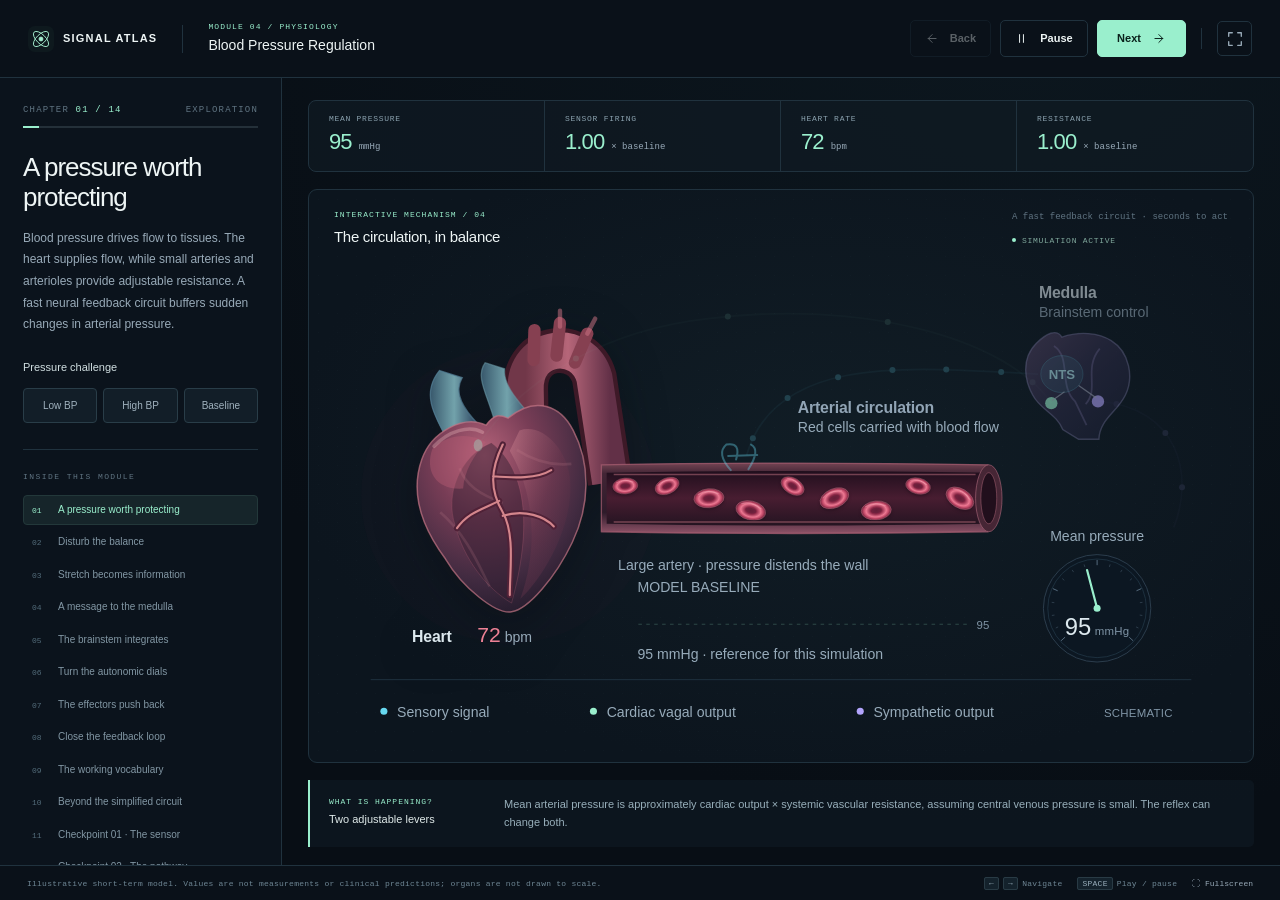
<file: topics/blood-pressure-regulation.html>
<!doctype html>
<html lang="en"><head><meta charset="utf-8"><meta name="viewport" content="width=device-width, initial-scale=1"><meta name="theme-color" content="#080d14"><meta name="description" content="Disturb the pressure. Watch the body find its way back to balance. An interactive Signal Atlas science module."><title>Blood Pressure Regulation — Signal Atlas</title><link rel="icon" href="../assets/icons/atlas.svg" type="image/svg+xml"><link rel="stylesheet" href="../assets/css/global.css"><link rel="stylesheet" href="../assets/css/modules.css"><link rel="stylesheet" href="../assets/css/pressure.css"><script src="../assets/js/modules/pressure.js" defer></script><script src="../assets/js/module-engine.js" defer></script></head><body class="module-page"><a class="skip-link" href="#main-content">Skip to visualization</a><div class="module-screen" id="module-root" data-module="pressure"></div><noscript><div class="no-js"><h1>Blood Pressure Regulation</h1><p>Enable JavaScript to explore this interactive module. No internet connection is required.</p><a href="../index.html">Return to Signal Atlas</a></div></noscript></body></html>
</file>
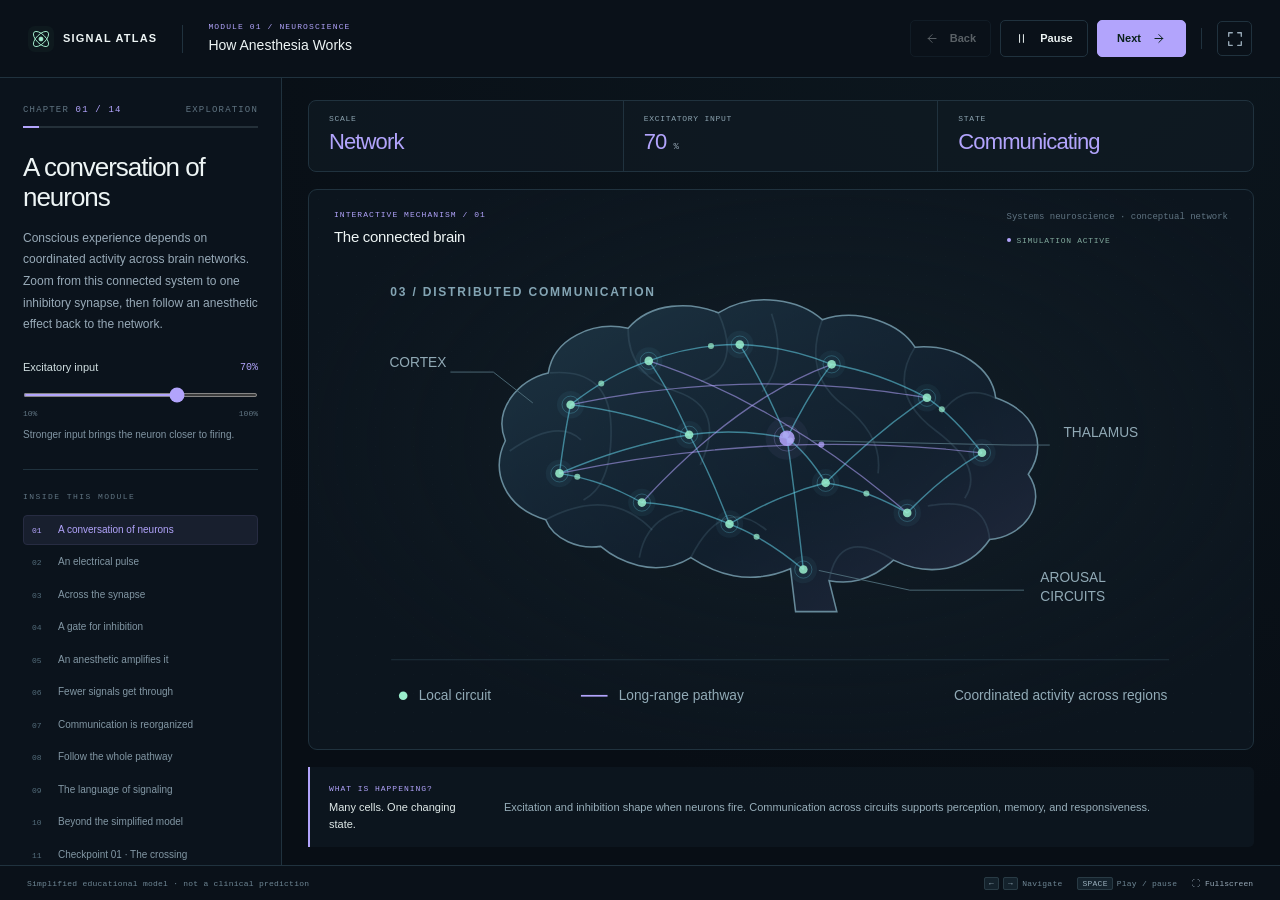
<file: topics/how-anesthesia-works.html>
<!doctype html>
<html lang="en"><head><meta charset="utf-8"><meta name="viewport" content="width=device-width, initial-scale=1"><meta name="theme-color" content="#080d14"><meta name="description" content="Follow the shift from a single synapse to a quieter neural network. An interactive Signal Atlas science module."><title>How Anesthesia Works — Signal Atlas</title><link rel="icon" href="../assets/icons/atlas.svg" type="image/svg+xml"><link rel="stylesheet" href="../assets/css/global.css"><link rel="stylesheet" href="../assets/css/modules.css"><link rel="stylesheet" href="../assets/css/anesthesia.css"><script src="../assets/js/modules/anesthesia.js" defer></script><script src="../assets/js/module-engine.js" defer></script></head><body class="module-page"><a class="skip-link" href="#main-content">Skip to visualization</a><div class="module-screen" id="module-root" data-module="anesthesia"></div><noscript><div class="no-js"><h1>How Anesthesia Works</h1><p>Enable JavaScript to explore this interactive module. No internet connection is required.</p><a href="../index.html">Return to Signal Atlas</a></div></noscript></body></html>
</file>
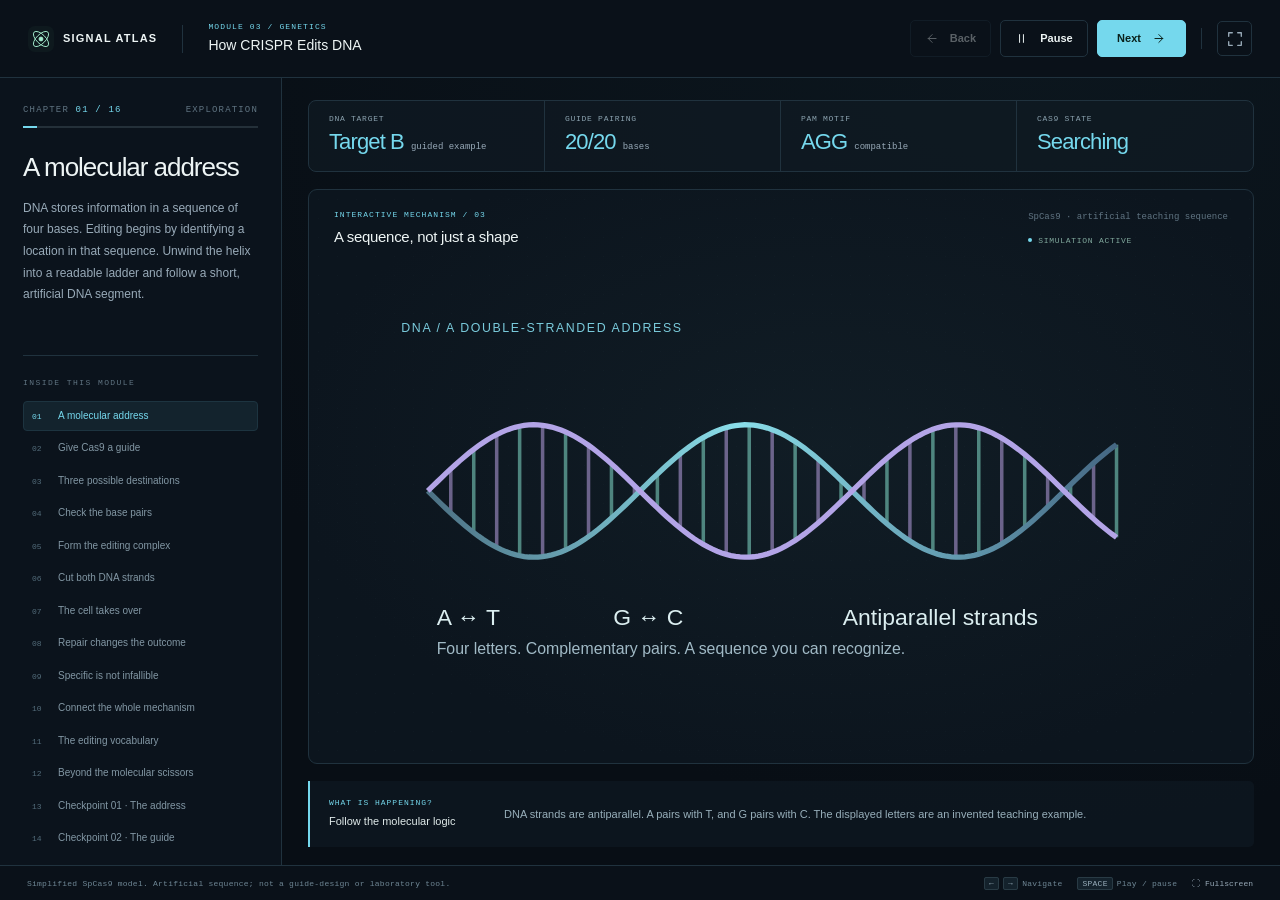
<file: topics/how-crispr-edits-dna.html>
<!doctype html>
<html lang="en"><head><meta charset="utf-8"><meta name="viewport" content="width=device-width, initial-scale=1"><meta name="theme-color" content="#080d14"><meta name="description" content="Design a guide. Find the target. Explore what happens after the cut. An interactive Signal Atlas science module."><title>How CRISPR Edits DNA — Signal Atlas</title><link rel="icon" href="../assets/icons/atlas.svg" type="image/svg+xml"><link rel="stylesheet" href="../assets/css/global.css"><link rel="stylesheet" href="../assets/css/modules.css"><link rel="stylesheet" href="../assets/css/crispr.css"><script src="../assets/js/modules/crispr.js" defer></script><script src="../assets/js/module-engine.js" defer></script></head><body class="module-page"><a class="skip-link" href="#main-content">Skip to visualization</a><div class="module-screen" id="module-root" data-module="crispr"></div><noscript><div class="no-js"><h1>How CRISPR Edits DNA</h1><p>Enable JavaScript to explore this interactive module. No internet connection is required.</p><a href="../index.html">Return to Signal Atlas</a></div></noscript></body></html>
</file>
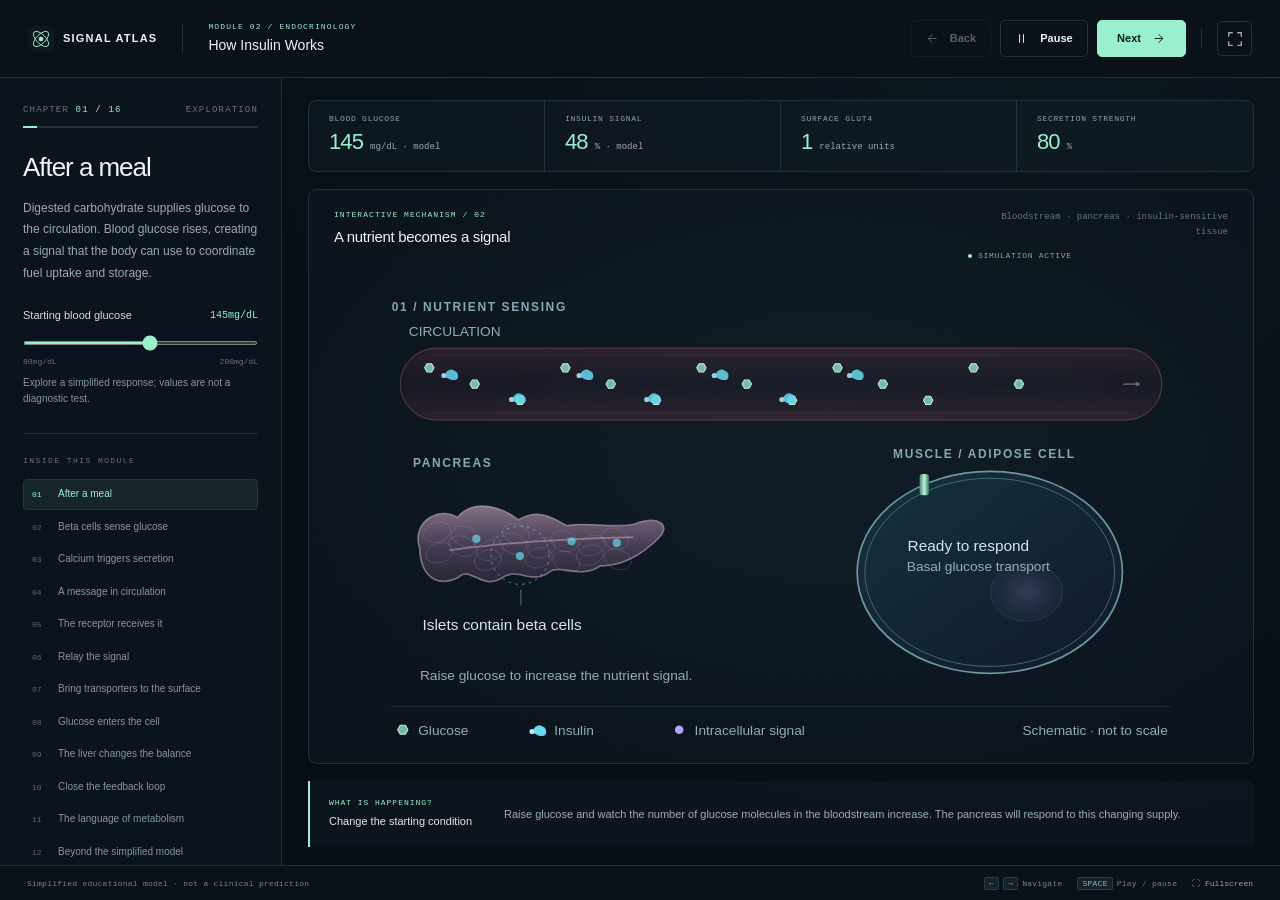
<file: topics/how-insulin-works.html>
<!doctype html>
<html lang="en"><head><meta charset="utf-8"><meta name="viewport" content="width=device-width, initial-scale=1"><meta name="theme-color" content="#080d14"><meta name="description" content="Trace the message that turns rising blood glucose into cellular fuel. An interactive Signal Atlas science module."><title>How Insulin Works — Signal Atlas</title><link rel="icon" href="../assets/icons/atlas.svg" type="image/svg+xml"><link rel="stylesheet" href="../assets/css/global.css"><link rel="stylesheet" href="../assets/css/modules.css"><link rel="stylesheet" href="../assets/css/insulin.css"><script src="../assets/js/modules/insulin.js" defer></script><script src="../assets/js/module-engine.js" defer></script></head><body class="module-page"><a class="skip-link" href="#main-content">Skip to visualization</a><div class="module-screen" id="module-root" data-module="insulin"></div><noscript><div class="no-js"><h1>How Insulin Works</h1><p>Enable JavaScript to explore this interactive module. No internet connection is required.</p><a href="../index.html">Return to Signal Atlas</a></div></noscript></body></html>
</file>
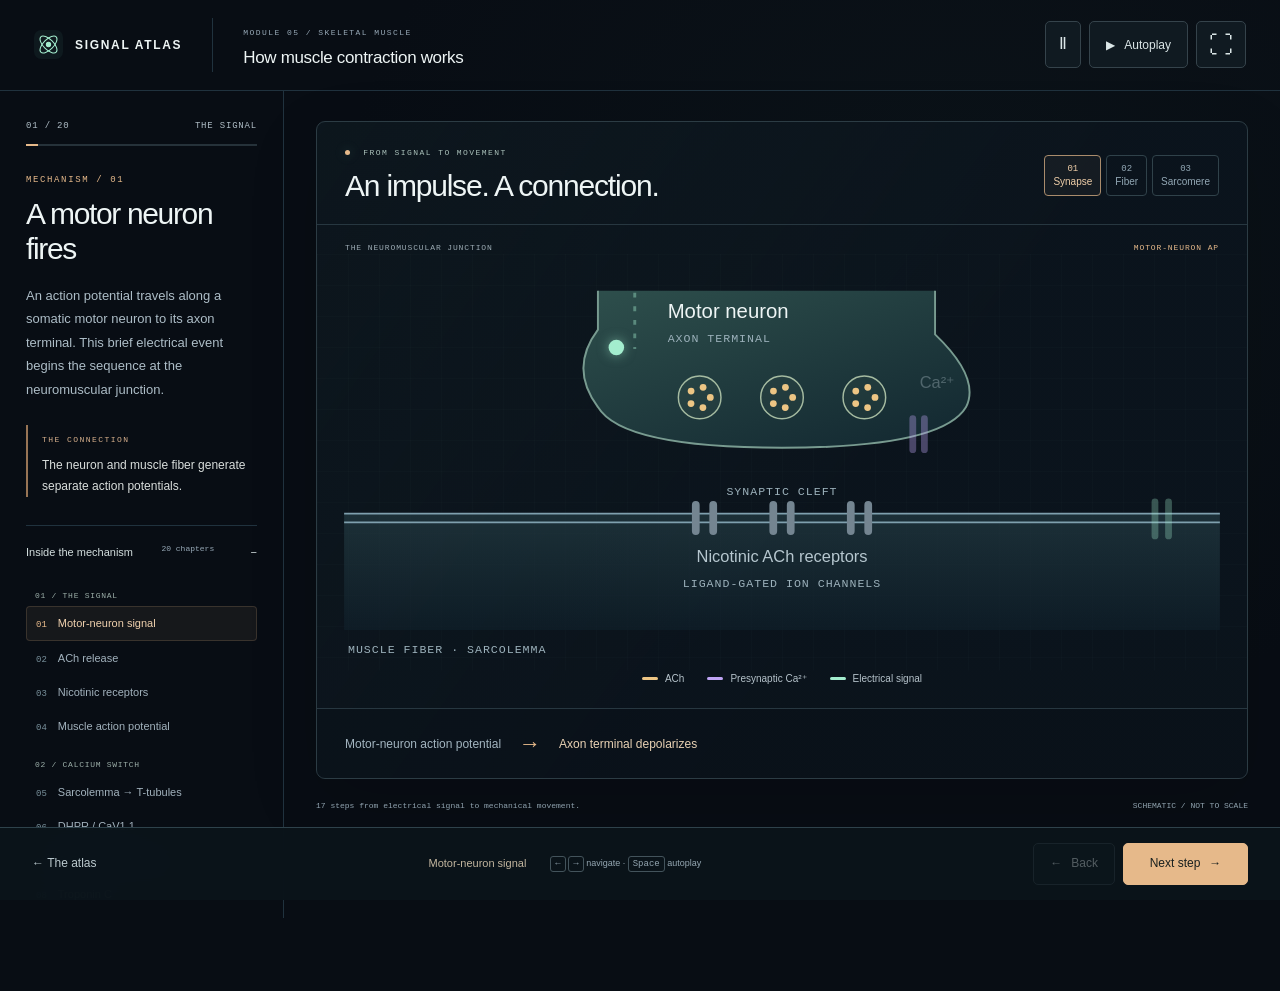
<file: topics/how-muscle-contraction-works.html>
<!doctype html>
<html lang="en">
<head>
  <meta charset="utf-8">
  <meta name="viewport" content="width=device-width, initial-scale=1">
  <meta name="theme-color" content="#080d14">
  <meta name="description" content="Follow a nerve impulse into the molecular machinery of movement. Explore calcium, ATP, sliding filaments and muscle force in an interactive Signal Atlas module.">
  <title>How Muscle Contraction Works — Signal Atlas</title>
  <link rel="icon" href="../assets/icons/atlas.svg" type="image/svg+xml">
  <link rel="stylesheet" href="../assets/css/global.css">
  <link rel="stylesheet" href="../assets/css/muscle.css">
  <script src="../assets/js/modules/muscle-content.js" defer></script>
  <script src="../assets/js/modules/muscle.js" defer></script>
</head>
<body class="muscle-page">
<a class="skip-link" href="#main-content">Skip to mechanism</a>
<div class="muscle-app" id="module-root">
  <header class="muscle-header">
    <a class="brand" href="../index.html" aria-label="Signal Atlas home"><img class="brand-icon" src="../assets/icons/atlas.svg" alt=""><span>SIGNAL ATLAS</span></a>
    <div class="module-identity"><span class="eyebrow">MODULE 05 / SKELETAL MUSCLE</span><h1>How muscle contraction works</h1></div>
    <div class="header-actions"><button class="m-button motion-control" id="headerMotionBtn" aria-label="Pause animation" title="Pause animation" aria-pressed="false">Ⅱ</button><button class="m-button" id="playBtn" aria-pressed="false"><span id="playIcon" aria-hidden="true">▶</span> <span id="playLabel">Autoplay</span></button><button class="m-button icon-control" id="fullBtn" aria-label="Enter fullscreen" title="Enter fullscreen">⛶</button></div>
  </header>
  <div class="atlas-layout">
    <aside class="muscle-guide" aria-label="Mechanism guide">
      <div class="chapter-meta"><span id="stepCounter">01 / 20</span><span id="partLabel">THE SIGNAL</span></div>
      <div class="chapter-progress" role="progressbar" aria-label="Module progress" aria-valuemin="0" aria-valuemax="20" aria-valuenow="1"><span id="progressBar"></span></div>
      <label class="sr-only" for="chapterSelect">Jump to chapter</label><select id="chapterSelect" class="chapter-select"></select>
      <div class="chapter-copy"><p class="eyebrow" id="chapterCategory"></p><h2 id="stepTitle" tabindex="-1"></h2><p id="stepExplain"></p><div class="takeaway"><span class="eyebrow">THE CONNECTION</span><p id="keyIdea"></p></div></div>
      <details class="chapter-menu" open><summary>Inside the mechanism <span>20 chapters</span></summary><nav aria-label="Chapters"><ol id="stepList"></ol></nav></details>
      <button class="restart-control" id="restartBtn"><span aria-hidden="true">↺</span> Restart module</button>
    </aside>
    <main id="main-content" class="muscle-workspace" tabindex="-1">
      <section class="mechanism-panel" aria-labelledby="sceneTitle">
        <header class="stage-heading"><div><div class="eyebrow"><span class="status-dot"></span> <span id="stageKicker">FROM SIGNAL TO MOVEMENT</span></div><h2 id="sceneTitle">An impulse. A connection.</h2></div><nav class="scale-nav" aria-label="Explore biological scales"><button data-go="0">01 <span>Synapse</span></button><button data-go="4">02 <span>Fiber</span></button><button data-go="13">03 <span>Sarcomere</span></button></nav></header>
        <div id="mechanismView">
          <div class="stage-meta"><span id="sceneLabel"></span><span id="signalState"></span></div>
          <div class="science-diagram" id="diagram"></div>
          <div class="diagram-legend" id="diagramLegend"></div>
          <div class="bridge-focus" id="bridgeFocus" hidden><div class="bridge-heading"><span class="eyebrow">ONE MYOSIN HEAD / SLOWED DOWN</span><button class="text-control" id="cycleBtn">Run full cycle ↻</button></div><div class="bridge-content"><div id="bridgeDiagram"></div><div class="bridge-narrative"><div class="cycle-phases" aria-label="Cross-bridge cycle"><button data-phase="0">01 <span>Attach</span></button><button data-phase="1">02 <span>Stroke</span></button><button data-phase="2">03 <span>Detach</span></button><button data-phase="3">04 <span>Reset</span></button></div><h3 id="cycleTitle"></h3><p id="cycleCopy"></p></div></div></div>
          <div class="causal-strip"><span id="causeText"></span><span aria-hidden="true">→</span><strong id="effectText"></strong></div>
        </div>
        <div id="readingView" hidden></div>
      </section>
      <section class="muscle-lab" id="labControls" aria-labelledby="labTitle" hidden>
        <header class="lab-heading"><div><span class="eyebrow">CHANGE A VARIABLE. FOLLOW THE CONSEQUENCE.</span><h2 id="labTitle">The contraction lab</h2></div><button class="text-control" id="resetLabBtn">Reset lab ↺</button></header>
        <div class="lab-grid"><div class="lab-inputs">
          <div class="lab-control"><label for="caSlider">Cytosolic Ca²⁺ <output id="caVal" for="caSlider">85%</output></label><input type="range" id="caSlider" min="0" max="100" value="85" aria-describedby="caNote"><p id="caNote">Set calcium directly to explore thin-filament regulation.</p><button class="text-control preset-control" id="lowCaPresetBtn">Try low calcium ↘</button></div>
          <div class="lab-control"><label for="freqSlider">Stimulation frequency <output id="freqVal" for="freqSlider">10 Hz</output></label><input type="range" id="freqSlider" min="1" max="60" value="10" aria-describedby="freqNote"><p id="freqNote">Apply a 1-second train. Higher rates leave less time for Ca²⁺ removal.</p><div class="stim-actions"><button class="m-button" id="pulseBtn">Single twitch</button><button class="m-button" id="trainBtn">Stimulate train</button></div></div>
          <div class="lab-control"><span class="control-label" id="atpLabel">ATP supply</span><div class="atp-toggle" role="group" aria-labelledby="atpLabel"><button id="atpOn" aria-pressed="true">Available</button><button id="atpOff" aria-pressed="false">Depleted</button></div><p>ATP detaches myosin, resets the head and powers SERCA.</p><p id="atpNote" class="atp-note" role="status"></p></div>
        </div><div class="lab-response"><div class="response-readings" aria-label="Illustrative model measurements"><div><span>Free Ca²⁺</span><strong id="calciumPct">85<small>%</small></strong></div><div><span id="forceLabel">Active force</span><strong id="forcePct">0<small>%</small></strong></div><div><span>Z-to-Z length</span><strong id="lengthPct">100<small>%</small></strong></div></div><div class="trace-heading"><span id="traceStatus">Calcium held · steady response</span><button class="text-control" id="motionBtn" aria-pressed="false">Pause motion</button></div><svg id="forceTrace" viewBox="0 0 540 150" role="img" aria-labelledby="traceTitle traceDesc"><title id="traceTitle">Calcium and force over time</title><desc id="traceDesc">Purple calcium rises before gold active force. Each tick at the bottom is a discrete stimulus. The display covers two seconds of model time.</desc><path class="trace-grid" d="M25 20H520M25 70H520M25 120H520M25 20V120"/><text x="0" y="24">100</text><text x="8" y="122">0</text><path id="stimTrace"/><path id="caTrace"/><path id="forcePath"/><text x="25" y="146">0 s</text><text x="498" y="146">2 s</text></svg><div class="trace-legend"><span><i class="ca-color"></i>Ca²⁺</span><span><i class="force-color"></i>Active force</span><span><i class="signal-color"></i>Stimulus</span></div></div></div>
        <p class="model-note">Illustrative single-fiber model · normalized values · lightly loaded shortening · 5× slower than model time. Timing varies between muscle fibers; force can also develop without shortening.</p>
      </section>
      <footer class="workspace-footer"><span id="footerNote">17 steps from electrical signal to mechanical movement.</span><span>SCHEMATIC / NOT TO SCALE</span></footer>
    </main>
  </div>
  <footer class="transport"><a href="../index.html#modules" class="atlas-back" aria-label="Return to Signal Atlas">← <span>The atlas</span></a><div class="transport-center"><span id="navContext">The signal</span><span class="shortcut-hint"><kbd>←</kbd> <kbd>→</kbd> navigate · <kbd>Space</kbd> autoplay</span></div><nav aria-label="Step navigation"><button class="m-button" id="prevBtn">← <span>Back</span></button><button class="m-button next-button" id="nextBtn"><span>Next step</span> →</button></nav></footer>
  <div class="sr-only" id="announcement" role="status" aria-live="polite"></div>
</div>
<noscript><main class="no-script"><h1>How muscle contraction works</h1><p>A motor-neuron action potential releases ACh. An end-plate potential triggers a muscle action potential. T-tubule CaV1.1 voltage sensors activate RyR1 channels, releasing SR calcium. Calcium binds troponin C and shifts tropomyosin. ATP-powered cross-bridge cycles slide actin over myosin. SERCA returns calcium to the SR so the fiber can relax.</p><p>Enable JavaScript to explore the interactive diagrams and checkpoints.</p><a href="../index.html">Return to Signal Atlas</a></main></noscript>
</body>
</html>
</file>
<file: assets/css/global.css>
/* Signal Atlas — shared identity. No external fonts or runtime dependencies. */
:root{color-scheme:dark;--bg:#080d14;--panel:#0e1721;--panel-raised:#131f2b;--text:#eef5f5;--muted:#98aab8;--faint:#607482;--line:#20323e;--mint:#a3edce;--cyan:#75d8ed;--purple:#b2a4fc;--rose:#ed8195;--accent:var(--mint);--radius:16px;--sans:Inter,"Helvetica Neue",Arial,sans-serif;--mono:"SFMono-Regular",Consolas,"Liberation Mono",monospace}
*{box-sizing:border-box}html{scroll-behavior:smooth;scroll-padding-top:90px}body{margin:0;background:var(--bg);color:var(--text);font-family:var(--sans);font-size:15px;line-height:1.55;-webkit-font-smoothing:antialiased}button,input,select{font:inherit}button,a,input,select{-webkit-tap-highlight-color:transparent}button,a{touch-action:manipulation}button{color:inherit}a{color:inherit;text-decoration:none}button{cursor:pointer}button:disabled{cursor:default;opacity:.35}button:focus-visible,a:focus-visible,input:focus-visible,select:focus-visible,summary:focus-visible{outline:2px solid var(--accent);outline-offset:5px}button{border:0}svg{display:block}button svg{pointer-events:none}::selection{background:#a3edce;color:#08120f}.skip-link{position:fixed;top:-70px;left:20px;z-index:100;background:var(--mint);color:var(--bg);padding:12px 20px;border-radius:5px}.skip-link:focus{top:12px}.sr-only{position:absolute!important;width:1px;height:1px;padding:0;margin:-1px;overflow:hidden;clip:rect(0,0,0,0);white-space:nowrap;border:0}[hidden]{display:none!important}.wrap{width:min(1328px,calc(100% - 96px));margin-inline:auto}.eyebrow{font:10px/1.5 var(--mono);letter-spacing:.18em;text-transform:uppercase;color:var(--muted)}.brand{display:inline-flex;gap:12px;align-items:center;font-size:14px;font-weight:650;letter-spacing:.14em;white-space:nowrap}.brand-icon{width:29px;height:29px;color:var(--mint)}.icon{width:18px;height:18px;flex-shrink:0}.button{display:inline-flex;align-items:center;justify-content:center;gap:12px;padding:13px 20px;border:1px solid var(--line);border-radius:6px;background:transparent;font-size:12px;font-weight:550;line-height:1.35;transition:background .2s,border-color .2s,transform .2s}.button:hover{background:#162630;border-color:#4d706c}.button-primary{background:var(--mint);color:#10271e;border-color:var(--mint)}.button-primary:hover{background:#bcf5de;border-color:#bcf5de;transform:translateY(-2px)}.quiet-link{font-size:12px;color:var(--muted);transition:color .2s}.quiet-link:hover{color:var(--mint)}.status-dot{width:5px;height:5px;border-radius:50%;background:var(--mint);display:inline-block;box-shadow:0 0 12px #a3edce44}.rule{height:1px;background:var(--line)}
.site-header{height:84px;border-bottom:1px solid #1c2b35;position:relative;z-index:5}.site-header .wrap{height:100%;display:flex;align-items:center;justify-content:space-between}.site-nav{display:flex;gap:34px;align-items:center}.site-nav a{font-size:12px;color:#b2c1c8}.site-nav a:hover{color:var(--mint)}.edition{font:9px var(--mono);letter-spacing:.1em;color:var(--faint);border-left:1px solid var(--line);padding-left:25px}.home-hero{position:relative;isolation:isolate;overflow:hidden}.home-hero:before{content:"";position:absolute;inset:0;background:radial-gradient(ellipse at 76% 45%,#16373438,transparent 48%);z-index:-1}.hero-grid{min-height:624px;display:grid;grid-template-columns:.94fr 1.06fr;align-items:center;gap:20px;position:relative}.hero-copy{padding:58px 0 70px;z-index:1}.hero-kicker{display:flex;gap:10px;align-items:center;font:10px var(--mono);letter-spacing:.14em;color:var(--mint);margin-bottom:27px}.hero-copy h1{font-size:clamp(50px,5.15vw,80px);font-weight:450;letter-spacing:-.06em;line-height:1.075;margin:0 0 24px}.hero-copy h1 span{color:var(--mint)}.hero-copy>p{font-size:15px;line-height:1.85;max-width:365px;color:var(--muted);margin:0 0 30px}.hero-actions{display:flex;gap:23px;align-items:center}.hero-meta{display:flex;gap:27px;margin-top:47px;align-items:center}.hero-count{font-size:30px;letter-spacing:-.04em;font-weight:350;line-height:1}.hero-meta .eyebrow{font-size:9px;max-width:130px;line-height:1.8}.hero-meta .meta-divider{height:26px;width:1px;background:var(--line)}.hero-map{position:relative;align-self:stretch;display:flex;align-items:center;min-width:0}.atlas-network{width:112%;max-width:none;margin-left:-5%;overflow:visible}.atlas-network text{font-family:var(--mono);letter-spacing:.07em}.atlas-network .map-link{outline:none}.atlas-network .map-link .node-base{transition:stroke .25s,fill .25s}.atlas-network .map-link:hover .node-base,.atlas-network .map-link:focus-visible .node-base{stroke:var(--mint);fill:#18352e}.atlas-network .orbit{transform-origin:340px 286px;animation:orbit 150s linear infinite}.atlas-network .map-pulse{animation:mapPulse 4s ease-in-out infinite}.map-caption{position:absolute;bottom:28px;right:8px;display:flex;gap:18px;font:8px var(--mono);letter-spacing:.1em;color:var(--faint)}.map-caption span{display:flex;align-items:center;gap:7px}.map-caption i{display:block;width:5px;height:5px;border:1px solid var(--faint);border-radius:50%}.map-caption span:first-child i{border-color:var(--mint);background:var(--mint)}.hero-baseline{display:flex;align-items:center;justify-content:space-between;border-top:1px solid var(--line);padding:17px 0}.hero-baseline p{margin:0;font:9px var(--mono);color:var(--faint);letter-spacing:.1em}.hero-baseline a{font:9px var(--mono);color:var(--muted)}.section{padding:75px 0 70px}.section-heading{display:flex;justify-content:space-between;align-items:flex-end;gap:32px;margin-bottom:35px}.section-heading h2{font-size:35px;line-height:1.15;font-weight:400;letter-spacing:-.045em;margin:11px 0 0}.section-heading p{margin:0;max-width:280px;font-size:12px;color:var(--muted);line-height:1.8}.module-collection{display:grid;grid-template-columns:1fr 1fr;gap:42px 28px}.library-module{min-width:0;position:relative;border-bottom:1px solid var(--line);padding-bottom:25px}.module-art{position:relative;display:block;overflow:hidden;background:linear-gradient(135deg,#101d25,#0b141c);border:1px solid #253844;border-radius:10px;aspect-ratio:2.1;transition:border-color .25s}.module-art:after{content:"";position:absolute;inset:0;background:radial-gradient(ellipse at center,transparent 30%,#060b133d);pointer-events:none}.module-art>svg{width:100%;height:100%;transition:transform .8s}.library-module:hover .module-art{border-color:#68847e}.library-module:hover .module-art>svg{transform:scale(1.035)}.art-label{position:absolute;top:18px;left:20px;font:8px var(--mono);letter-spacing:.13em;color:#8da4b1;z-index:1}.art-index{position:absolute;right:20px;top:16px;font:10px var(--mono);color:var(--faint)}.launch-disc{position:absolute;bottom:18px;right:20px;border:1px solid #456158;width:34px;height:34px;display:grid;place-items:center;border-radius:50%;color:var(--mint);background:#11231cc9;z-index:2;transition:background .2s,transform .2s}.library-module:hover .launch-disc{background:#255340;transform:rotate(-40deg)}.module-details{display:grid;grid-template-columns:38px 1fr auto;gap:14px;padding-top:21px;align-items:start}.library-number{font:12px var(--mono);color:var(--faint);padding-top:3px}.module-details .eyebrow{font-size:8px;color:var(--module-color,var(--mint));letter-spacing:.14em}.module-details h3{font-size:22px;font-weight:450;line-height:1.2;letter-spacing:-.035em;margin:8px 0 9px}.module-details p{font-size:12px;color:var(--muted);max-width:360px;margin:0}.module-duration{font:9px var(--mono);color:var(--faint);padding-top:3px;white-space:nowrap}.future-section{border-top:1px solid var(--line);background:linear-gradient(135deg,#0c151c,#080d14)}.future-grid{display:grid;grid-template-columns:repeat(5,1fr);gap:28px;padding-top:8px}.future-category{border-top:1px solid #30403d;padding-top:22px}.future-category h3{font-size:12px;font-weight:500;margin:0 0 17px;color:#b4c6cc}.future-category ul{list-style:none;margin:0;padding:0}.future-category li{font-size:11px;line-height:2.45;color:#788c98;display:flex;align-items:center;gap:8px}.future-category li:before{content:"";width:3px;height:3px;border:1px solid #4d626b;border-radius:50%;flex-shrink:0}.upcoming-tag{display:inline-flex;border:1px solid #35413f;border-radius:3px;font:8px var(--mono);color:#8b9e97;letter-spacing:.1em;padding:5px 8px}.about-strip{border-block:1px solid var(--line);display:grid;grid-template-columns:1.1fr 1fr 1fr;gap:45px;padding-block:46px}.about-strip h2{font-size:25px;line-height:1.3;letter-spacing:-.035em;font-weight:400;margin:0;max-width:260px}.about-strip h3{font:10px var(--mono);color:var(--mint);letter-spacing:.08em;margin:0 0 10px}.about-strip p{font-size:12px;color:var(--muted);margin:0;line-height:1.8}.site-footer{padding:28px 0 35px;display:flex;justify-content:space-between;align-items:center;gap:24px}.site-footer p{font:9px var(--mono);color:var(--faint);margin:0}.footer-links{display:flex;gap:22px}.footer-links a{font-size:10px;color:var(--muted)}@keyframes orbit{to{transform:rotate(360deg)}}@keyframes mapPulse{50%{opacity:.4}}
@media(min-width:1700px){.hero-grid{min-height:710px}.hero-copy h1{font-size:83px}.atlas-network{width:112%}}
@media(max-width:1050px){.wrap{width:calc(100% - 56px)}.hero-grid{min-height:570px}.hero-copy h1{font-size:58px}.hero-copy>p{font-size:13px}.hero-map{margin-right:-20px}.hero-actions{gap:14px}.future-grid{gap:18px}.module-details{grid-template-columns:25px 1fr;gap:10px}.module-duration{display:none}.module-details h3{font-size:21px}.edition{display:none}}
@media(max-width:740px){.wrap{width:calc(100% - 36px)}.site-header{height:70px}.brand{font-size:12px;gap:8px}.site-nav{gap:18px}.site-nav a{font-size:11px}.site-nav a:last-of-type{display:none}.hero-grid{grid-template-columns:1fr;gap:0}.hero-copy{padding:54px 0 10px}.hero-copy h1{font-size:clamp(46px,10vw,70px)}.hero-copy>p{max-width:350px;font-size:14px}.hero-meta{margin-top:28px}.hero-map{margin:0;height:auto;aspect-ratio:1.25}.atlas-network{width:100%;margin:0}.map-caption{bottom:10px;right:0}.hero-baseline p{max-width:200px;font-size:8px}.section{padding:50px 0}.section-heading{align-items:flex-start;flex-direction:column;gap:16px;margin-bottom:25px}.section-heading h2{font-size:30px}.section-heading p{max-width:350px}.module-collection{grid-template-columns:1fr;gap:32px}.module-art{aspect-ratio:1.95}.module-details h3{font-size:24px}.future-grid{grid-template-columns:1fr 1fr;gap:25px}.about-strip{grid-template-columns:1fr;gap:25px;padding:35px 0}.about-strip h2{max-width:none}.site-footer{align-items:flex-start;flex-direction:column}.site-footer p{line-height:1.8}.hero-actions .quiet-link{font-size:11px}}
@media(prefers-reduced-motion:reduce){html{scroll-behavior:auto}*,*:before,*:after{animation-duration:.01ms!important;animation-iteration-count:1!important;transition-duration:.01ms!important}}
</file>
<file: assets/css/modules.css>
/* Shared simulation shell. Diagram geometry lives in each module stylesheet. */
.module-page{overflow:hidden;background:#080e15}.module-screen{height:100dvh;min-height:740px;display:grid;grid-template-rows:78px minmax(0,1fr) 35px;--accent:#a3edce;background:radial-gradient(ellipse at 80% 0%,#14283155,transparent 65%),#080e15}.module-header{display:flex;align-items:center;justify-content:space-between;gap:20px;padding:0 28px;border-bottom:1px solid var(--line);background:#0a1119}.module-heading{display:flex;align-items:center;gap:25px;min-width:0}.module-brand-divider{height:28px;width:1px;background:var(--line)}.module-heading .brand{font-size:11px;gap:9px;letter-spacing:.11em}.module-heading .brand-icon{width:26px;height:26px}.module-title-wrap{min-width:0}.module-title-wrap .eyebrow{font-size:8px;letter-spacing:.14em;color:var(--accent)}.module-title-wrap h1{font-size:14px;font-weight:500;margin:3px 0 0;line-height:1.4;white-space:nowrap;overflow:hidden;text-overflow:ellipsis}.header-controls{display:flex;align-items:center;gap:9px;flex-shrink:0}.header-controls .button{padding:10px 14px;font-size:11px;border-radius:5px}.header-controls .button .icon{width:13px;height:13px}.header-controls .play-control{width:88px}.header-controls .next-control{background:var(--accent);border-color:var(--accent);color:#0a211b;min-width:89px}.header-controls .next-control:hover{filter:brightness(1.1)}.icon-button{width:35px;height:35px;display:grid;place-items:center;background:transparent;border:1px solid var(--line);border-radius:5px;color:var(--muted)}.icon-button:hover{color:var(--accent);background:#1c2a32}.header-controls .control-separator{width:1px;height:21px;background:var(--line);margin:0 6px}.module-body{display:grid;grid-template-columns:282px minmax(0,1fr);min-height:0}.module-sidebar{border-right:1px solid var(--line);background:#0b131c;overflow-y:auto;scrollbar-width:thin;scrollbar-color:#344a52 transparent;padding:27px 23px 20px;display:flex;flex-direction:column}.slide-counter{font:9px var(--mono);letter-spacing:.13em;color:var(--faint);display:flex;justify-content:space-between;margin-bottom:11px}.slide-counter strong{font-weight:400;color:var(--accent)}.progress-track{height:2px;background:#243039;margin-bottom:25px;overflow:hidden}.progress-track span{display:block;height:100%;width:0;background:var(--accent);transition:width .3s}.step-title{font-size:26px;line-height:1.15;font-weight:400;letter-spacing:-.04em;margin:0 0 15px}.step-description{font-size:12px;line-height:1.8;color:var(--muted);margin:0 0 23px}.step-controls{display:flex;flex-direction:column;gap:21px;padding-bottom:24px}.control-group{min-width:0}.control-label{display:flex;align-items:center;justify-content:space-between;gap:9px;font-size:11px;font-weight:500;color:#d1dfe1;margin-bottom:12px}.control-label output{font:10px var(--mono);color:var(--accent);text-align:right;white-space:nowrap}.control-hint{font-size:10px;line-height:1.6;color:#8195a3;margin:9px 0 0}.range-input{display:block;width:100%;accent-color:var(--accent);height:4px;margin:17px 0 12px;cursor:pointer}.range-endpoints{display:flex;justify-content:space-between;font:8px var(--mono);color:var(--faint)}.choice-group{display:flex;flex-wrap:wrap;gap:6px}.choice-button{background:#121e28;border:1px solid #293d48;border-radius:4px;padding:8px 10px;font-size:10px;color:#a0b2be;flex:1;min-width:55px;white-space:nowrap;transition:background .2s,border .2s}.choice-button:hover{border-color:var(--accent);color:var(--text)}.choice-button[aria-pressed=true]{background:color-mix(in srgb,var(--accent) 12%,#0b141d);border-color:var(--accent);color:var(--accent)}.action-button{white-space:normal;min-height:35px}.module-step-nav{border-top:1px solid var(--line);padding-top:21px;margin-top:2px}.module-step-nav>.eyebrow{font-size:8px;color:var(--faint);margin:0 0 12px}.step-list{list-style:none;padding:0;margin:0;display:flex;flex-direction:column;gap:2px}.step-nav-button{display:flex;gap:11px;align-items:center;width:100%;text-align:left;padding:7px 8px;border-radius:4px;background:transparent;color:#8297a4;font-size:10px;line-height:1.45;border:1px solid transparent}.step-nav-button .nav-number{font:8px var(--mono);color:#536c7a;min-width:15px}.step-nav-button:hover{background:#17232d;color:#d2dfe3}.step-nav-button[aria-current=step]{background:color-mix(in srgb,var(--accent) 8%,#0b131c);border-color:color-mix(in srgb,var(--accent) 17%,#0b131c);color:var(--accent)}.step-nav-button[aria-current=step] .nav-number{color:var(--accent)}.step-nav-button .nav-done{margin-left:auto;color:var(--accent);font-size:10px}.sidebar-bottom{padding-top:23px;margin-top:auto}.reset-module{background:none;color:var(--faint);padding:0;font:9px var(--mono);display:flex;align-items:center;gap:8px}.reset-module:hover{color:var(--accent)}.reset-module svg{width:12px;height:12px}.module-workspace{min-width:0;min-height:0;padding:22px 26px 18px;display:grid;grid-template-rows:auto minmax(0,1fr) auto;gap:17px}.metric-strip{display:grid;grid-template-columns:repeat(var(--metric-count,4),minmax(0,1fr));background:#101b24a3;border:1px solid var(--line);border-radius:8px;overflow:hidden;min-height:72px}.metric{padding:13px 20px;border-right:1px solid var(--line);min-width:0}.metric:last-child{border:0}.metric-label{font:8px var(--mono);letter-spacing:.09em;color:#8ca3b0;text-transform:uppercase;white-space:nowrap}.metric-reading{display:flex;align-items:baseline;gap:7px;margin-top:6px;min-width:0}.metric-value{font-size:22px;font-weight:400;line-height:1.15;letter-spacing:-.04em;color:var(--accent);white-space:nowrap}.metric-unit{font:9px var(--mono);color:var(--muted)}.metric-trend{margin-left:auto;font:8px var(--mono);color:#6e8996;white-space:nowrap}.stage-panel{min-height:0;display:flex;flex-direction:column;border:1px solid var(--line);border-radius:9px;overflow:hidden;background:radial-gradient(ellipse at 55% 45%,#15242c85,transparent 73%),#0c151e;position:relative}.stage-panel:before{content:"";position:absolute;inset:0;pointer-events:none;background-image:radial-gradient(#435c671f .7px,transparent .7px);background-size:19px 19px;opacity:.5}.stage-header{display:flex;align-items:flex-start;justify-content:space-between;gap:24px;padding:20px 25px 0;position:relative;z-index:1;flex-shrink:0}.stage-kicker{font:8px var(--mono);text-transform:uppercase;letter-spacing:.13em;color:var(--accent)}.stage-title{font-size:15px;font-weight:450;margin:6px 0 0;letter-spacing:-.02em}.stage-subtitle{font:9px var(--mono);text-align:right;color:var(--faint);max-width:260px;line-height:1.7}.live-state{display:inline-flex;align-items:center;gap:6px;color:#81a99d;font:8px var(--mono);letter-spacing:.09em;white-space:nowrap}.live-state i{width:4px;height:4px;display:block;border-radius:50%;background:var(--accent)}.science-viewport{flex:1;min-height:0;position:relative;display:flex;align-items:center;justify-content:center;flex-direction:column;padding:8px 15px 12px;overflow:hidden}.science-viewport>svg{display:block;width:100%;height:100%;min-height:0;flex:1}.science-viewport>div{max-width:100%;min-width:0}.science-viewport svg text{font-family:var(--sans)}.science-viewport .visual-legend,.science-viewport .diagram-legend{flex-shrink:0;display:flex;gap:20px;flex-wrap:wrap;justify-content:center;padding:8px 0;font:9px var(--mono);color:var(--muted)}.context-panel{display:grid;grid-template-columns:155px minmax(0,1fr);gap:20px;border-left:2px solid var(--accent);background:#101b23a8;border-radius:0 5px 5px 0;padding:15px 19px;min-height:66px}.context-label{font:8px var(--mono);letter-spacing:.12em;color:var(--accent);text-transform:uppercase;line-height:1.7}.context-title{font-size:11px;line-height:1.5;font-weight:500;margin-top:3px;color:#e0eaea}.context-body{font-size:11px;color:#98afbb;line-height:1.7;margin:0;align-self:center;max-width:920px}.module-footer{display:flex;align-items:center;justify-content:space-between;gap:20px;padding:0 27px;border-top:1px solid var(--line);background:#0a1119;color:#6f8795;font:8px var(--mono);letter-spacing:.03em}.footer-shortcuts{display:flex;align-items:center;gap:15px}.module-footer kbd{font:8px var(--mono);background:#14222c;border:1px solid #293b45;border-radius:2px;padding:1px 4px;margin-right:4px;color:#9bb0bd}.model-note{max-width:65%;white-space:nowrap;text-overflow:ellipsis;overflow:hidden}.is-paused *,.is-paused *:before,.is-paused *:after{animation-play-state:paused!important}.module-workspace.is-reading{grid-template-rows:minmax(0,1fr)}.is-reading .stage-header{padding-top:27px;padding-bottom:6px}.reading-viewport{display:block;overflow-y:auto;scrollbar-width:thin;scrollbar-color:#344a52 transparent;padding:25px 30px 30px;flex:1;min-height:0;position:relative}.glossary-grid{display:grid;grid-template-columns:repeat(2,minmax(0,1fr));gap:12px}.term-card{padding:20px 21px;border:1px solid #253944;border-radius:7px;background:#0c1720b3}.term-index{font:9px var(--mono);color:var(--faint);margin-bottom:13px;display:block}.term-card h3{font-size:17px;font-weight:450;letter-spacing:-.025em;margin:0 0 9px;color:#d8efea}.term-card p{font-size:12px;line-height:1.8;color:var(--muted);margin:0}.facts-grid{display:grid;grid-template-columns:repeat(2,minmax(0,1fr));gap:17px}.fact-card{padding:25px;border:1px solid #263c47;border-radius:8px;background:linear-gradient(150deg,#172c3199,#0e182244);min-height:185px}.fact-number{font:28px var(--mono);letter-spacing:-.08em;color:var(--accent);opacity:.65}.fact-card h3{font-size:17px;font-weight:450;margin:17px 0 12px;line-height:1.4;letter-spacing:-.025em}.fact-card p{font-size:12px;color:var(--muted);line-height:1.8;margin:0}.source-list{margin-top:27px;padding-top:17px;border-top:1px solid var(--line)}.source-list .eyebrow{display:block;margin-bottom:12px;font-size:8px}.source-list a{display:inline-block;font-size:10px;color:#94b4bf;text-decoration:underline;text-underline-offset:3px;margin:0 20px 8px 0}.source-list a:hover{color:var(--accent)}.quiz-layout{max-width:740px;margin:auto;padding:10px 0 5px}.quiz-topline{display:flex;align-items:center;justify-content:space-between;gap:20px;font:9px var(--mono);color:var(--faint);letter-spacing:.07em;margin-bottom:24px}.quiz-question{font-weight:400;font-size:clamp(23px,2.2vw,32px);line-height:1.35;letter-spacing:-.035em;margin:0 0 25px;max-width:680px}.quiz-options{display:flex;flex-direction:column;gap:10px}.quiz-option{width:100%;padding:16px 20px;background:#111e28;border:1px solid #2b404d;border-radius:6px;display:flex;align-items:center;gap:16px;text-align:left;font-size:13px;color:#b7cbd3;line-height:1.5;transition:border-color .2s,background .2s}.quiz-option:hover{background:#192d36;border-color:#57716e}.quiz-letter{font:10px var(--mono);border:1px solid #38505b;border-radius:4px;min-width:25px;height:25px;display:grid;place-items:center;color:#809ba8}.quiz-option.is-correct{background:#14372e;border-color:#74bb9c;color:#c1f1da}.quiz-option.is-wrong{background:#35212a;border-color:#a45e74;color:#efc4ce}.quiz-option.is-correct .quiz-letter{color:var(--mint);border-color:#558d76}.quiz-option.is-wrong .quiz-letter{color:var(--rose);border-color:#88576c}.quiz-option:disabled{opacity:1;cursor:default}.quiz-feedback{padding:17px 20px;margin-top:17px;background:#0d2520;border:1px solid #2c5949;border-radius:6px;font-size:12px;line-height:1.75;color:#b6d9ca}.quiz-feedback.is-wrong{border-color:#754757;background:#281c25;color:#d8b5bf}.feedback-heading{font-size:12px;font-weight:550;display:block;margin-bottom:4px}.quiz-feedback p{margin:0}.quiz-retry{margin-top:13px;background:transparent;border:1px solid currentColor;border-radius:4px;color:inherit;font-size:10px;padding:6px 11px}.completion-layout{max-width:630px;margin:30px auto;text-align:center}.completion-orbit{width:100px;height:100px;border:1px solid #3a6856;border-radius:50%;display:grid;place-items:center;margin:0 auto 25px;background:radial-gradient(circle,#1c4b34,#0e1b21 68%);box-shadow:0 0 0 15px #37604911,0 0 0 30px #37604908;font:26px var(--mono);color:var(--mint)}.completion-layout h2{font-size:36px;font-weight:400;letter-spacing:-.04em;line-height:1.2}.completion-layout p{font-size:13px;color:var(--muted);line-height:1.85;max-width:460px;margin:18px auto 25px}.completion-actions{display:flex;justify-content:center;gap:13px}.no-js{margin:40px;padding:25px;border:1px solid var(--line)}.fullscreen-fallback{position:fixed;inset:0;z-index:999;height:100dvh}.module-screen:fullscreen{height:100vh;min-height:0}.footer-fullscreen{color:var(--muted);background:none;padding:0;font:8px var(--mono)}
@media(min-width:1700px){.module-body{grid-template-columns:306px minmax(0,1fr)}.module-sidebar{padding:33px 28px}.module-workspace{padding:26px 32px 23px;gap:20px}.step-title{font-size:29px}.step-description{font-size:13px}.step-nav-button{font-size:11px;padding:8px}.stage-header{padding:24px 29px 0}.stage-title{font-size:17px}.context-panel{min-height:76px}.context-body{font-size:12px}.metric{padding:15px 25px}.metric-label{font-size:9px}.metric-value{font-size:25px}.reading-viewport{padding:32px 40px}.term-card{padding:25px}.term-card p,.fact-card p{font-size:13px}}
@media(max-width:1190px){.module-header{padding:0 20px;gap:10px}.module-heading{gap:16px}.module-heading .brand span{display:none}.module-body{grid-template-columns:254px minmax(0,1fr)}.module-sidebar{padding:24px 20px}.module-workspace{padding:17px;gap:13px}.metric{padding:12px}.metric-label{font-size:7px;letter-spacing:.05em}.metric-trend{display:none}.metric-value{font-size:20px}.stage-header{padding:19px 20px 0}.stage-subtitle{max-width:185px;font-size:8px}.science-viewport{padding:7px 6px 10px}.context-panel{grid-template-columns:125px minmax(0,1fr);padding:12px 15px;gap:15px}.context-body{font-size:10px}.context-title{font-size:10px}.reading-viewport{padding:22px}.term-card{padding:17px}.term-card p{font-size:11px}.fact-card{padding:20px}.fact-card p{font-size:11px}.quiz-option{font-size:12px;padding:13px 15px}}
@media(max-width:820px){.module-page{overflow:auto}.module-screen{height:auto;min-height:100dvh;grid-template-rows:76px auto 45px}.module-header{padding:0 16px;position:sticky;top:0;z-index:20}.module-title-wrap h1{font-size:12px;max-width:240px}.module-heading{gap:12px}.module-brand-divider{display:none}.module-title-wrap .eyebrow{font-size:7px}.header-controls{gap:5px}.header-controls .button{padding:9px 10px;font-size:10px}.header-controls .play-control{width:34px}.play-control .button-label{display:none}.header-controls .control-separator{display:none}.header-controls .next-control{min-width:65px}.module-body{grid-template-columns:1fr}.module-sidebar{border-right:0;border-bottom:1px solid var(--line);overflow:visible;display:grid;grid-template-columns:1fr 1fr;gap:0 28px;padding:23px}.sidebar-step-content{min-width:0}.step-title{font-size:26px}.step-description{margin-bottom:10px}.step-controls{padding-top:3px;padding-bottom:15px;gap:17px}.module-step-nav{grid-column:1/-1;margin-top:13px;padding-top:13px}.module-step-nav>.eyebrow{display:none}.step-list{display:flex;flex-direction:row;overflow-x:auto;padding-bottom:5px}.step-list li{flex-shrink:0}.step-nav-button{padding:7px 9px}.step-nav-button .nav-name{display:none}.step-nav-button .nav-number{font-size:10px;min-width:auto}.step-nav-button[aria-current=step] .nav-name{display:block}.sidebar-bottom{display:none}.progress-track{margin-bottom:18px}.module-workspace{min-height:580px;grid-template-rows:auto 1fr auto}.stage-panel{min-height:370px}.science-viewport{min-height:300px}.metric-label{font-size:8px}.module-workspace.is-reading{min-height:600px}.reading-viewport{max-height:none;overflow:visible}.module-footer{padding:8px 18px;height:auto;font-size:7px}.footer-shortcuts{gap:7px}.footer-shortcuts>span{display:none}.model-note{max-width:75%}.fullscreen-fallback,.module-screen:fullscreen{overflow-y:auto;height:100dvh}}
@media(max-width:520px){.module-header{height:72px;padding:0 12px;gap:8px}.module-title-wrap h1{max-width:155px;font-size:10px}.module-title-wrap .eyebrow{font-size:6px}.module-heading .brand-icon{width:23px}.module-heading{gap:7px}.header-controls .button{padding:8px;min-width:30px}.header-controls .next-control{min-width:31px}.next-control .button-label,.back-control .button-label{display:none}.header-controls>.icon-button{display:none}.module-sidebar{grid-template-columns:1fr;padding:21px 18px}.step-description{font-size:12px;margin-bottom:21px}.step-controls{gap:18px}.step-title{font-size:28px;max-width:280px}.module-workspace{padding:13px 10px;gap:12px;min-height:505px}.metric-strip{grid-template-columns:repeat(2,1fr);min-height:110px}.metric{padding:10px 14px}.metric:nth-child(2){border-right:0}.metric:nth-child(-n+2){border-bottom:1px solid var(--line)}.metric-label{font-size:7px}.metric-value{font-size:19px}.stage-header{padding:16px 15px 0;gap:12px}.stage-title{font-size:13px}.stage-subtitle{max-width:95px;font-size:7px}.science-viewport{min-height:245px;padding:4px}.stage-panel{min-height:310px}.context-panel{grid-template-columns:1fr;gap:6px;padding:12px 15px}.context-label{font-size:7px}.context-title{display:inline;margin-left:7px;font-size:10px}.context-body{font-size:11px}.glossary-grid,.facts-grid{grid-template-columns:1fr}.reading-viewport{padding:20px 15px}.term-card{padding:20px}.term-card p,.fact-card p{font-size:12px}.quiz-topline{font-size:8px;gap:8px}.quiz-question{font-size:24px}.quiz-option{font-size:12px;padding:12px;gap:12px}.completion-layout{margin:30px 0}.completion-layout h2{font-size:29px}.completion-actions{flex-direction:column}.model-note{max-width:72%}.module-footer{font-size:6px;gap:10px}.footer-fullscreen{font-size:7px}}

@media(max-height:739px) and (min-width:821px){.module-page{overflow:auto}}
</file>
<file: assets/css/pressure.css>
.pressure-scene { overflow: visible; font-family: inherit; fill: #dce8ee; }
.pressure-scene text { font-family: inherit; }
.pressure-scene .pressure-label { font-size: 18px; font-weight: 550; letter-spacing: -.2px; }
.pressure-scene .pressure-small { font-size: 16px; fill: #97abba; font-weight: 400; }
.pressure-scene .pressure-tiny { font-size: 13px; fill: #8095a6; font-weight: 450; letter-spacing: .3px; }
.pressure-scene .pressure-value { font-size: 24px; font-variant-numeric: tabular-nums; }
.pressure-scene .pressure-challenge { font-size: 39px; font-weight: 450; font-variant-numeric: tabular-nums; }
.pressure-scene .pressure-nts { font-size: 15px; font-weight: 600; fill: #b2e9f1; }
.pressure-scene .pressure-gauge-number { font-size: 27px; font-weight: 500; font-variant-numeric: tabular-nums; }
.pressure-scene .pressure-loop-label { font-size: 16px; fill: #b5ead1; font-weight: 500; }
.pressure-heart { transform-box: fill-box; transform-origin: 50% 58%; animation: pressure-beat var(--pressure-beat, .83s) ease-in-out infinite; }
.pressure-heart-wrap { filter: drop-shadow(0 12px 25px #04080b55); }
.pressure-vessel, .pressure-brain { transition: opacity .3s ease; }
.pressure-rbc { filter: drop-shadow(0 2px 2px #15081266); }
.pressure-feedback { isolation: isolate; }
.is-paused .pressure-heart { animation-play-state: paused; }
@keyframes pressure-beat { 0%, 45%, 100% { transform: scale(1); } 14% { transform: scale(.973, .983); } 26% { transform: scale(1.012, 1.008); } }
@media (prefers-reduced-motion: reduce) { .pressure-heart { animation: none; } .pressure-vessel, .pressure-brain { transition: none; } }
</file>
<file: assets/css/anesthesia.css>
.anesthesia-svg { overflow: visible; }
.anesthesia-svg text { fill: #d4e7ec; font-family: var(--font-sans, sans-serif); font-size: 18px; font-weight: 450; }
.anesthesia-svg .anesthesia-kicker { fill: #84a5b4; font-size: 14px; letter-spacing: 2.1px; font-weight: 600; }
.anesthesia-svg .anesthesia-small { fill: #91aab6; font-size: 16px; }
.anesthesia-svg .anesthesia-label { fill: #c6dde6; font-size: 18px; }
.anesthesia-leader { fill: none; stroke: #547380; stroke-width: 1; }
.anesthesia-grid { fill: none; stroke: #203441; stroke-width: 1; }
.anesthesia-svg path, .anesthesia-svg circle { transition: opacity .45s ease, stroke-width .45s ease; }
.is-paused .anesthesia-svg *, .is-paused .anesthesia-svg { animation-play-state: paused !important; }
@media (prefers-reduced-motion: reduce) { .anesthesia-svg * { transition: none !important; animation: none !important; } }
</file>
<file: assets/css/crispr.css>
.crispr-svg{color:#dcecf0}
.crispr-label{font-size:18px;fill:#a1bac6}
.crispr-title{font-size:26px;fill:#dbeef0;font-weight:500}
.crispr-small{font-size:16px;fill:#a8bec8}
.crispr-micro{font-size:12px;fill:#708f9d;letter-spacing:.1em}
.crispr-eyebrow{font-size:14px;fill:#7acbdc;letter-spacing:.13em}
.crispr-base{font-size:18px;fill:#bce4ee;font-family:var(--mono)!important}
.crispr-base.dna-complement{fill:#c6b9ec}
.crispr-base.rna{fill:#a3edce}
.crispr-base.mismatch{fill:#ffbccd}
.crispr-status{font-size:19px;fill:#c6e9db}
.crispr-candidate{fill:#0e1c28;stroke:#2b4350;stroke-width:1.3}
.crispr-candidate.selected{fill:#163036;stroke:#75d8ed;stroke-width:1.8}
.crispr-complex{animation:crispr-breath 4s ease-in-out infinite}
.crispr-cut{animation:crispr-cleavage 1.2s ease-in-out infinite}
@keyframes crispr-breath{50%{stroke-opacity:.55;fill-opacity:.75}}
@keyframes crispr-cleavage{50%{stroke-opacity:.3}}
.is-paused .crispr-svg *{animation-play-state:paused!important}
@media(prefers-reduced-motion:reduce){.crispr-svg *{animation:none!important}}
</file>
<file: assets/css/insulin.css>
.insulin-svg text { fill: #d4e7ec; font-family: var(--font-sans, sans-serif); font-size: 18px; font-weight: 450; }
.insulin-svg .insulin-kicker { fill: #83a9b4; font-size: 14px; font-weight: 600; letter-spacing: 1.9px; }
.insulin-svg .insulin-small { fill: #91adb8; font-size: 16px; }
.insulin-grid { stroke: #213641; stroke-width: 1; fill: none; }
.insulin-leader { stroke: #618594; stroke-width: 1; fill: none; }
.insulin-flow { stroke: #77bfb3; stroke-width: 1.5; fill: none; }
.insulin-svg path, .insulin-svg circle { transition: opacity .4s ease, fill-opacity .4s ease; }
.insulin-glucose-drift { animation: insulin-drift 3.6s ease-in-out infinite; }
@keyframes insulin-drift { 0%, 100% { transform: translateX(-4px); } 50% { transform: translateX(5px); } }
.is-paused .insulin-svg * { animation-play-state: paused !important; }
@media (prefers-reduced-motion: reduce) { .insulin-svg * { animation: none !important; transition: none !important; } }
</file>
<file: assets/css/muscle.css>
/* Muscle contraction: shared Atlas identity, a dedicated continuous mechanism. */
.muscle-page{--accent:#e6b98a;--actin:#e29aab;--myosin:#7cced6;--calcium:#c0a5f5;--force:#edc584;--signal:#a3edce;background:#080d14}
.muscle-app{min-height:100dvh;background:radial-gradient(ellipse at 75% 23%,#1c30302b,transparent 46%),#080d14}
.muscle-header{display:flex;align-items:center;gap:30px;min-height:88px;padding:18px 34px;border-bottom:1px solid var(--line)}
.muscle-header .brand{font-size:12px}.module-identity{border-left:1px solid var(--line);padding-left:30px}.module-identity .eyebrow{font-size:8px}.module-identity h1{font-size:17px;font-weight:450;letter-spacing:-.02em;margin:4px 0 0}.header-actions{display:flex;gap:8px;margin-left:auto}.m-button{display:inline-flex;align-items:center;justify-content:center;gap:9px;min-height:42px;padding:10px 16px;border:1px solid #35434b;border-radius:5px;background:#101a21;color:#dbe6e7;font-size:12px;transition:background .18s,border-color .18s}.m-button:hover{border-color:var(--accent);background:#1c2b31}.icon-control{font-size:24px;padding:4px 12px}.atlas-layout{display:grid;grid-template-columns:284px minmax(0,1fr);max-width:1760px;margin:auto}.muscle-guide{padding:30px 26px;border-right:1px solid var(--line);align-self:start;position:sticky;top:0;max-height:calc(100dvh - 73px);overflow:auto;scrollbar-width:thin;scrollbar-color:#344650 transparent}.chapter-meta{display:flex;justify-content:space-between;font:9px var(--mono);letter-spacing:.09em;color:#afbdc6}.chapter-progress{height:2px;background:#26323a;margin:13px 0 28px}.chapter-progress span{display:block;height:100%;background:var(--accent);transition:width .3s}.chapter-copy>.eyebrow{color:var(--accent);font-size:9px;margin:0 0 10px}.chapter-copy h2{font-size:30px;font-weight:430;letter-spacing:-.045em;line-height:1.15;margin:0 0 18px}.chapter-copy>p:not(.eyebrow){color:#adbdc7;font-size:13px;line-height:1.8;margin:0}.takeaway{margin:24px 0 28px;border-left:2px solid #977455;padding-left:14px}.takeaway>.eyebrow{font-size:8px;color:#d7b08c}.takeaway p{font-size:12px;line-height:1.75;margin:7px 0;color:#d9dedc}.chapter-menu{border-top:1px solid var(--line);padding-top:18px}.chapter-menu summary{display:flex;justify-content:space-between;cursor:pointer;font-size:11px;color:#d4dfdf;list-style:none}.chapter-menu summary span{font:8px var(--mono);color:var(--muted)}.chapter-menu summary:after{content:'−';margin-left:8px}.chapter-menu:not([open]) summary:after{content:'+'}.chapter-menu nav{margin-top:14px}.chapter-menu ol{list-style:none;padding:0;margin:0}.chapter-group{font:8px var(--mono);color:#9cafa9;letter-spacing:.09em;padding:16px 9px 6px}.step-link{display:flex;align-items:baseline;text-align:left;gap:11px;width:100%;background:none;padding:9px 9px;border-radius:4px;color:#a2b2bd;font-size:11px;line-height:1.3;border:1px solid transparent}.step-link span{font:9px var(--mono);color:#78909b}.step-link:hover{background:#142029;color:#fff}.step-link[aria-current=step]{background:#e6b98a10;border-color:#e6b98a2b;color:#f0d1ae}.step-link[aria-current=step] span{color:var(--accent)}.restart-control{background:none;padding:24px 0 0;color:#a6b7c1;font-size:11px}.restart-control span{margin-right:8px}.chapter-select{display:none}.muscle-workspace{min-width:0;padding:30px 32px 22px}.mechanism-panel{border:1px solid #2c3c44;border-radius:9px;background:linear-gradient(125deg,#11202778,#0b141de0 60%);overflow:hidden;box-shadow:0 24px 70px #0002}.stage-heading{display:flex;align-items:center;justify-content:space-between;gap:20px;padding:25px 28px 20px;border-bottom:1px solid #273740}.stage-heading>.eyebrow,.stage-heading .eyebrow{font-size:8px;color:#abc2bb}.stage-heading .status-dot{margin-right:7px;background:var(--accent)}.stage-heading h2{font-weight:400;font-size:30px;line-height:1.2;letter-spacing:-.04em;margin:9px 0 0}.scale-nav{display:flex;gap:5px}.scale-nav button{color:#92a7b4;background:transparent;font:9px var(--mono);border:1px solid #30424a;border-radius:4px;min-height:38px;padding:8px}.scale-nav button span{display:block;font:10px var(--sans);margin-top:2px}.scale-nav button[aria-current=true]{border-color:#aa8c6c;color:#f0cfa9;background:#e6b98a0c}.stage-meta{padding:17px 28px 0;display:flex;justify-content:space-between;gap:15px;font:8px/1.6 var(--mono);letter-spacing:.11em;color:#9cabb4}.stage-meta span:last-child{color:var(--accent);text-align:right}.science-diagram{min-height:270px;position:relative}.science-diagram>svg{width:100%;height:auto;max-height:470px;min-height:260px}.science-diagram svg text{font-family:var(--sans);fill:#b6c7cf;font-size:17px;font-weight:450}.science-diagram svg .small-label{font:12px var(--mono);fill:#9cb1bb;letter-spacing:1px}.science-diagram svg .main-label{fill:#eef5f5;font-size:21px}.science-diagram svg .dim{opacity:.24}.diagram-legend{display:flex;justify-content:center;flex-wrap:wrap;gap:12px 23px;margin:0 25px 22px;font-size:10px;color:#b5c2ca}.diagram-legend span,.trace-legend span{display:flex;align-items:center;gap:7px}.diagram-legend i,.trace-legend i{width:16px;height:3px;background:var(--ink);display:inline-block;border-radius:5px}.diagram-legend .legend-action{border:0;border-bottom:1px dotted #829894;background:none;padding:0;color:#d5c6b5;font-size:10px}.bridge-focus{margin:0 26px 22px;padding:16px 20px 12px;border:1px solid #31434a;border-radius:7px;background:#09131a99}.bridge-heading{display:flex;align-items:center;justify-content:space-between;gap:12px}.bridge-heading .eyebrow{font-size:8px;color:#a1b6bd}.text-control{background:transparent;padding:5px 0;color:#d9bd99;font-size:10px;text-align:left;min-height:30px}.text-control:hover{color:#fff0df}.bridge-content{display:grid;grid-template-columns:220px 1fr;gap:20px;align-items:center}.bridge-content svg{width:100%;height:auto}.bridge-content svg text{font:12px var(--mono);fill:#c6d5d9}.bridge-narrative{min-width:0}.bridge-narrative h3{font-size:16px;font-weight:450;margin:13px 0 4px}.bridge-narrative p{font-size:11px;color:#aebec9;line-height:1.7;margin:0;min-height:38px}.cycle-phases{display:grid;grid-template-columns:repeat(4,1fr);gap:4px}.cycle-phases button{font:8px var(--mono);color:#9cabb8;background:transparent;border:1px solid #30424c;border-radius:3px;padding:7px 5px;min-height:39px}.cycle-phases button span{font:10px var(--sans);margin-left:4px}.cycle-phases button[aria-current=step]{color:#f3d4ad;border-color:#c6a27a;background:#bc986e12}.causal-strip{padding:18px 28px;border-top:1px solid #273740;display:flex;gap:18px;align-items:center;font-size:12px;line-height:1.5;background:#08101766}.causal-strip>span:first-child{color:#a3b5c0}.causal-strip>span:nth-child(2){color:var(--accent);font-size:22px}.causal-strip strong{font-weight:450;color:#e9d2b4}.muscle-lab{margin-top:25px;border-top:1px solid #30424a;padding-top:24px}.lab-heading{display:flex;justify-content:space-between;gap:20px;align-items:center;margin-bottom:17px}.lab-heading .eyebrow{font-size:8px;color:#a0b4be}.lab-heading h2{font-weight:400;font-size:22px;letter-spacing:-.025em;margin:7px 0 0}.lab-grid{display:grid;grid-template-columns:1.16fr 1fr;gap:26px}.lab-inputs{display:grid;grid-template-columns:1fr 1fr;gap:16px 20px}.lab-control{min-width:0}.lab-control:first-child{grid-column:1/-1}.lab-control label,.control-label{display:flex;justify-content:space-between;gap:10px;color:#d1dce1;font-size:11px}.lab-control output{font:10px var(--mono);color:var(--calcium)}.lab-control p{font-size:10px;line-height:1.7;color:#a1b3bf;margin:7px 0 0}.lab-control input{display:block;width:100%;accent-color:var(--calcium);height:28px;margin:5px 0 0;cursor:pointer}.lab-control input:disabled{opacity:.45}.preset-control{font-size:9px}.stim-actions{display:flex;gap:6px;margin-top:10px;flex-wrap:wrap}.stim-actions .m-button{min-height:34px;font-size:10px;padding:8px 10px}.atp-toggle{display:flex;margin:13px 0 0;gap:5px}.atp-toggle button{border:1px solid #3d505a;border-radius:4px;padding:9px 10px;background:transparent;font-size:10px;min-height:36px}.atp-toggle button[aria-pressed=true]{border-color:#91b5a2;color:#b7e7cb;background:#a3edce0d}.atp-toggle #atpOff[aria-pressed=true]{border-color:#d89294;background:#c36b7915;color:#f0b4b9}.lab-control .atp-note{color:#e5afb5}.lab-response{border-left:1px solid #30414a;padding-left:24px;min-width:0}.response-readings{display:grid;grid-template-columns:repeat(3,1fr);gap:10px}.response-readings>div>span{font:8px var(--mono);color:#acbcc6}.response-readings strong{display:block;font-size:28px;font-weight:380;letter-spacing:-.05em;margin-top:5px;font-variant-numeric:tabular-nums}.response-readings strong small{font:11px var(--mono);color:#9dabb4;letter-spacing:0;margin-left:4px}.response-readings>div:first-child strong{color:var(--calcium)}.response-readings>div:nth-child(2) strong{color:var(--force)}.trace-heading{display:flex;gap:10px;justify-content:space-between;align-items:center;margin-top:18px}.trace-heading>span{font-size:9px;color:#a8b9c3}.trace-heading .text-control{font-size:9px;white-space:nowrap}#forceTrace{width:100%;height:auto;margin-top:5px;overflow:visible}#forceTrace text{fill:#a4b6c0;font:12px var(--mono)}.trace-grid{stroke:#263a47;fill:none;stroke-width:1;stroke-dasharray:2 5}#caTrace,#forcePath,#stimTrace{fill:none;stroke-width:2.5;stroke-linejoin:round}#caTrace{stroke:var(--calcium)}#forcePath{stroke:var(--force)}#stimTrace{stroke:var(--signal);stroke-width:1.5}.trace-legend{display:flex;gap:16px;justify-content:center;font-size:9px;color:#a8bbc4}.trace-legend .ca-color{background:var(--calcium)}.trace-legend .force-color{background:var(--force)}.trace-legend .signal-color{background:var(--signal)}.model-note{font-size:9px;line-height:1.8;color:#94a8b6;margin:18px 0 0;max-width:820px}.workspace-footer{display:flex;justify-content:space-between;gap:20px;font:8px/1.6 var(--mono);color:#91a4b0;padding-top:21px}.workspace-footer>span:last-child{white-space:nowrap}.transport{display:flex;justify-content:space-between;align-items:center;gap:20px;position:sticky;bottom:0;z-index:10;min-height:73px;padding:14px 32px;background:#0b141bf5;border-top:1px solid #2e424b;backdrop-filter:blur(16px)}.atlas-back{font-size:12px;color:#bbc9ce}.transport-center{display:flex;gap:24px;align-items:center;font-size:11px;color:#c3b69f}.shortcut-hint{font-size:9px;color:#95a7b2}kbd{font:9px var(--mono);padding:2px 4px;border:1px solid #43535b;border-radius:3px}.transport nav{display:flex;gap:8px}.next-button{background:#e6b98a;color:#18201f;border-color:#e6b98a;min-width:125px}.next-button:hover{background:#f3cfaa;color:#0b1718}.reading-content{padding:28px;min-height:450px}.reading-intro{font-size:13px;color:#b8c9cf;max-width:650px;line-height:1.8;margin:0 0 26px}.reading-grid{display:grid;grid-template-columns:1fr 1fr;gap:0 30px}.reading-card{padding:20px 0;border-top:1px solid #32454d}.reading-card .eyebrow{color:var(--accent);font-size:8px}.reading-card h3{font-size:18px;font-weight:450;letter-spacing:-.015em;margin:8px 0}.reading-card p{font-size:12px;color:#a9bdc8;line-height:1.8;margin:0}.source-list{margin-top:30px;border-top:1px solid #34464f;padding-top:20px}.source-list a{display:block;font-size:11px;color:#cfc4b1;text-decoration:underline;text-underline-offset:3px;margin-top:12px}.glossary-search{width:100%;border:1px solid #41545f;border-radius:5px;background:#09151c;color:#dae4e7;padding:12px 15px;margin-bottom:15px;font-size:13px}.quiz-topline{display:flex;justify-content:space-between;gap:15px;font:9px var(--mono);color:#c0b197}.quiz-progress{display:flex;gap:5px;margin:20px 0 30px}.quiz-progress button{flex:1;height:28px;border-bottom:3px solid #344b57;background:none;color:#a8bdc9;font:10px var(--mono)}.quiz-progress button[aria-current=step]{border-color:var(--accent);color:var(--accent)}.quiz-progress button.correct{border-color:#a3edce}.quiz-question{font-size:25px;letter-spacing:-.025em;font-weight:430;line-height:1.4;max-width:680px;margin:0 0 24px}.quiz-options{display:grid;gap:10px}.quiz-option{display:flex;align-items:center;gap:16px;text-align:left;padding:16px 18px;background:#10212a;border:1px solid #3b515e;border-radius:5px;min-height:58px;font-size:13px;line-height:1.5}.quiz-option>span:first-child{font:11px var(--mono);color:#a5b8c0}.quiz-option:hover{border-color:var(--accent)}.quiz-option:disabled{opacity:1;color:#adc0ca}.quiz-option.is-correct{border-color:#a3edce;background:#a3edce0c;color:#c6f4df}.quiz-option.is-wrong{border-color:#e8a1a9;background:#e8a1a90c;color:#f4cbd0}.quiz-feedback{border-left:2px solid var(--accent);padding:12px 17px;margin-top:23px;line-height:1.8;font-size:13px;color:#c3d2d7}.quiz-feedback strong{color:#e9ceaa}.quiz-actions{display:flex;gap:16px;margin-top:25px}.completion{padding:40px 10px 60px;text-align:center}.completion .completion-number{font-size:90px;line-height:1.3;letter-spacing:-.08em;font-weight:250;color:#e6b98a}.completion h3{font-size:32px;font-weight:400;letter-spacing:-.035em}.completion p{font-size:13px;color:#b6c8d0;max-width:540px;margin:20px auto 30px;line-height:1.8}.completion .m-button{margin:5px}.muscle-app:fullscreen,.muscle-app.is-expanded{overflow:auto;width:100%;height:100dvh;background-color:#080d14}.muscle-app.is-expanded{position:fixed;inset:0;z-index:100}.muscle-app:fullscreen .muscle-guide,.muscle-app.is-expanded .muscle-guide{max-height:calc(100dvh - 75px)}.no-script{padding:40px;max-width:800px}.m-packet{filter:drop-shadow(0 0 6px #a3edce80)}.transition-in{animation:muscle-enter .35s ease-out}@keyframes muscle-enter{from{opacity:.4;transform:translateY(5px)}to{opacity:1;transform:none}}
@media(min-width:1600px){.muscle-workspace{padding:36px 48px}.atlas-layout{grid-template-columns:310px minmax(0,1fr)}}
@media(max-width:1180px){.muscle-header{padding:16px 24px;gap:24px}.module-identity{padding-left:24px}.atlas-layout{grid-template-columns:248px minmax(0,1fr)}.muscle-guide{padding:26px 21px}.muscle-workspace{padding:24px}.stage-heading{padding:22px}.stage-heading h2{font-size:26px}.scale-nav button{font-size:8px}.bridge-content{grid-template-columns:180px 1fr;gap:12px}.bridge-focus{padding:14px;margin-inline:20px}.cycle-phases button span{display:block;margin:3px 0 0}.lab-grid{grid-template-columns:1fr}.lab-response{border-left:0;padding:18px 0 0;border-top:1px solid #30414a;display:grid;grid-template-columns:160px 1fr;gap:0 20px}.response-readings{grid-row:1/4;grid-template-columns:1fr}.response-readings>div{display:flex;align-items:center;justify-content:space-between;gap:12px}.trace-heading{margin:0}.lab-inputs{grid-template-columns:1fr 1fr 1fr}.lab-control:first-child{grid-column:auto}.atp-toggle{flex-wrap:wrap}.shortcut-hint{display:none}}
@media(max-width:900px){.muscle-header .brand span{display:none}.module-identity{border:0;padding:0}.atlas-layout{grid-template-columns:1fr}.muscle-guide{position:static;max-height:none;overflow:visible;border-right:0;border-bottom:1px solid #2c3f49;padding:24px 28px;display:grid;grid-template-columns:1fr 260px;gap:0 26px}.chapter-meta{grid-column:1/-1}.chapter-progress{grid-column:1/-1;margin:12px 0 20px}.chapter-copy{grid-column:1;grid-row:3/6}.chapter-copy h2{font-size:29px;margin-bottom:12px}.chapter-copy>p:not(.eyebrow){font-size:13px}.chapter-select{display:block;width:100%;height:44px;align-self:start;background:#12212c;color:#d9e4e6;border:1px solid #3e5460;border-radius:4px;padding:9px;font-size:12px}.chapter-menu{display:none}.restart-control{align-self:end;justify-self:start;padding:13px 0}.takeaway{margin:15px 0 0}.muscle-workspace{padding:24px 28px}.bridge-content{grid-template-columns:210px 1fr}.lab-grid{grid-template-columns:1fr 1fr}.lab-inputs{grid-template-columns:1fr 1fr}.lab-control:first-child{grid-column:1/-1}.lab-response{display:block;padding:0 0 0 20px;border-top:0;border-left:1px solid #30414a}.response-readings{grid-template-columns:repeat(3,1fr)}.response-readings>div{display:block}.response-readings strong{font-size:25px}.response-readings>div>span{font-size:7px}.trace-heading{margin-top:25px}.workspace-footer{font-size:7px}}
@media(max-width:600px){.muscle-header{padding:14px 16px;min-height:76px;gap:12px}.muscle-header .brand-icon{width:25px;height:25px}.module-identity{flex:1}.module-identity h1{font-size:12px;line-height:1.4;max-width:155px}.module-identity .eyebrow{font-size:6px;letter-spacing:.08em}.header-actions{gap:5px}.header-actions .m-button{padding:7px 9px;min-height:38px;font-size:10px}.header-actions .icon-control{font-size:20px}.muscle-guide{padding:20px;grid-template-columns:1fr;gap:0}.chapter-meta{font-size:8px}.chapter-progress{margin:10px 0 14px}.chapter-select{grid-row:3;margin-bottom:19px;font-size:12px}.chapter-copy{grid-column:1;grid-row:4}.chapter-copy h2{font-size:29px;max-width:340px}.chapter-copy>p:not(.eyebrow){font-size:12px;line-height:1.8}.chapter-copy>.eyebrow{font-size:8px}.takeaway{padding-left:12px;margin-top:17px}.takeaway p{font-size:11px}.restart-control{font-size:10px;padding-top:15px}.muscle-workspace{padding:18px 12px}.stage-heading{padding:20px 17px 16px;display:block}.stage-heading h2{font-size:25px}.stage-heading .eyebrow{font-size:7px}.scale-nav{margin-top:18px;gap:7px}.scale-nav button{display:flex;align-items:center;gap:6px;font-size:8px;padding:6px 9px;min-height:32px}.scale-nav button span{margin:0;font-size:9px}.stage-meta{padding:16px 16px 0;font-size:7px;letter-spacing:.07em;gap:10px}.science-diagram{min-height:235px}.science-diagram>svg{min-height:235px;max-height:none}.science-diagram svg text{font-size:19px}.science-diagram svg .small-label{font-size:16px;letter-spacing:0}.science-diagram svg .main-label{font-size:22px}.diagram-legend{margin:6px 17px 20px;gap:11px 16px;justify-content:flex-start;font-size:10px}.bridge-focus{margin:0 12px 18px;padding:12px}.bridge-heading .eyebrow{font-size:6px;letter-spacing:.07em}.bridge-heading .text-control{font-size:9px}.bridge-content{grid-template-columns:1fr;gap:0}.bridge-content>div:first-child{max-width:240px;margin:auto}.bridge-narrative h3{font-size:17px}.bridge-narrative p{font-size:11px;min-height:55px}.cycle-phases button{font-size:8px;min-height:42px}.cycle-phases button span{display:inline-block;margin-left:4px;font-size:10px}.causal-strip{padding:17px;gap:13px;font-size:11px;align-items:flex-start}.causal-strip>span:first-child,.causal-strip strong{flex:1}.causal-strip>span:nth-child(2){font-size:20px;line-height:1}.lab-heading{padding:0 5px;gap:10px}.lab-heading .eyebrow{font-size:6px}.lab-heading h2{font-size:22px}.lab-grid{grid-template-columns:1fr;gap:22px;padding-inline:5px}.lab-inputs{gap:19px}.lab-control label,.control-label{font-size:12px}.lab-control p{font-size:11px}.lab-control output{font-size:11px}.lab-control input{height:34px}.atp-toggle button{font-size:11px;min-height:40px}.stim-actions .m-button{font-size:10px;min-height:40px}.lab-response{border-left:0;border-top:1px solid #30414a;padding:20px 0 0}.response-readings>div>span{font-size:9px}.response-readings strong{font-size:34px}.trace-heading{margin-top:15px}.trace-heading>span,.trace-heading .text-control{font-size:10px}.trace-legend{font-size:10px}.model-note{font-size:10px;margin:19px 5px 0}.workspace-footer{display:block;font-size:8px;padding-inline:5px}.workspace-footer>span{display:block;margin-top:7px}.transport{padding:10px 12px;gap:10px;min-height:66px}.transport-center{display:none}.atlas-back{font-size:11px}.transport .m-button{font-size:11px;padding:10px 12px;min-height:42px}.next-button{min-width:110px}.reading-content{padding:23px 17px}.reading-grid{grid-template-columns:1fr}.reading-card p{font-size:12px}.reading-intro{font-size:12px}.quiz-question{font-size:22px}.quiz-option{font-size:12px;padding:14px 12px;gap:11px}.quiz-topline{font-size:8px}.quiz-feedback{font-size:12px}.quiz-actions{flex-wrap:wrap}.completion{padding-top:20px}.completion h3{font-size:28px}}
@media(max-width:360px){.muscle-header{padding-inline:12px;gap:8px}.module-identity h1{font-size:11px}.module-identity .eyebrow{font-size:5px}.header-actions .m-button{padding-inline:7px;font-size:9px}.lab-inputs{grid-template-columns:1fr}.cycle-phases button span{display:block;margin:4px 0 0}.scale-nav{gap:4px}.scale-nav button{padding-inline:7px}.atlas-back span{display:none}}
@media(prefers-reduced-motion:reduce){html{scroll-behavior:auto}.muscle-page *, .muscle-page *:before,.muscle-page *:after{animation:none!important;transition:none!important}.transport{backdrop-filter:none}}

.motion-control{font-size:16px;min-width:36px;padding-inline:10px}.search-status{font-size:11px;color:var(--muted);margin:0 0 15px}.search-status:empty{display:none}@media(max-width:600px){.header-actions .motion-control{font-size:13px;min-width:28px;padding-inline:6px}.module-identity h1{max-width:130px}.muscle-header{gap:9px}}
</file>
